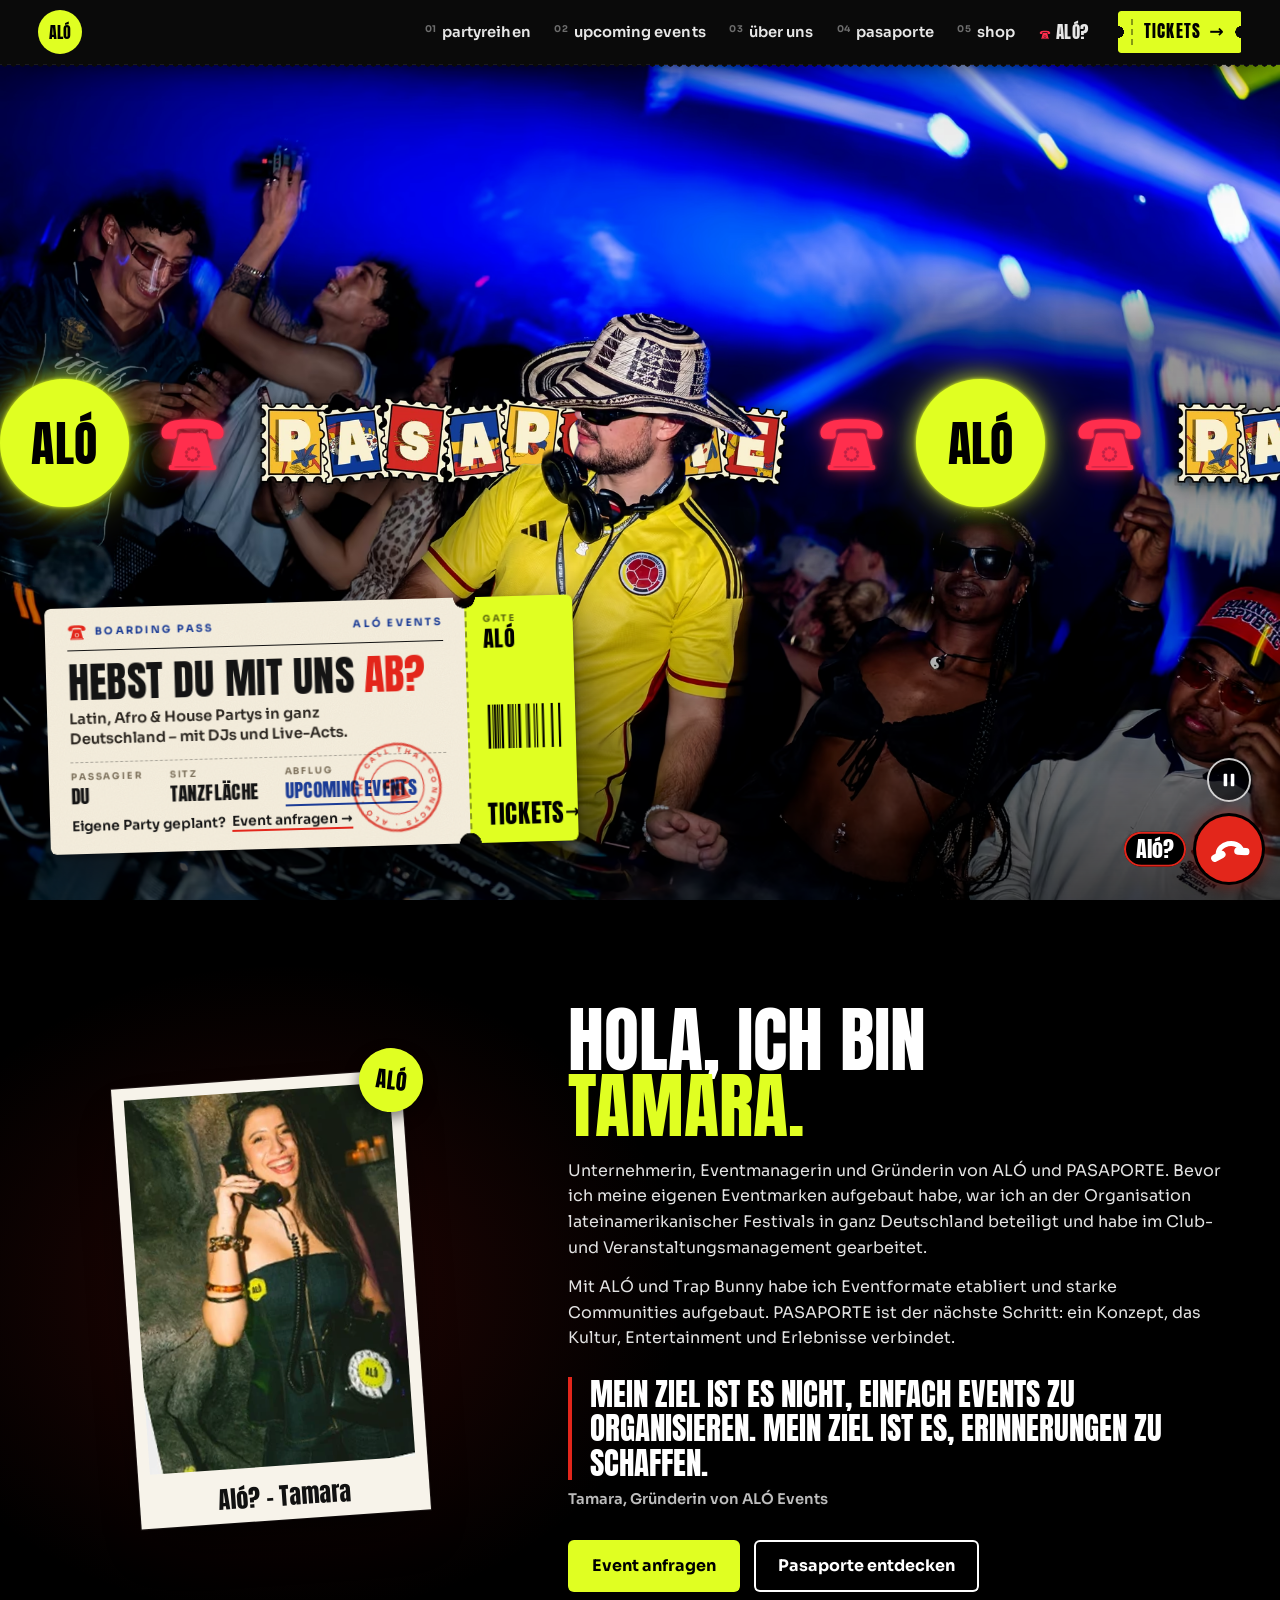
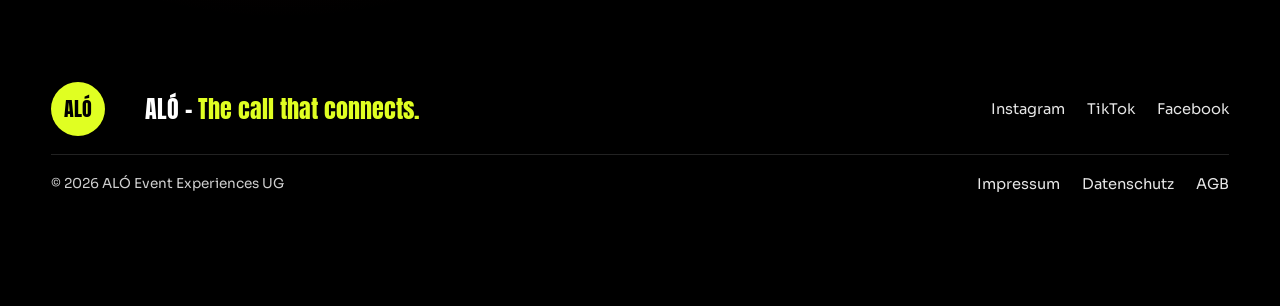
<file: index.html>
<!doctype html>
<html lang="de">
<head>
<meta charset="utf-8">
<meta name="viewport" content="width=device-width, initial-scale=1, viewport-fit=cover">
<title>ALÓ Events – Latin, Afro &amp; House Partys in ganz Deutschland</title>
<meta name="description" content="Latin, Afro &amp; House mit DJs und Live-Acts: ALÓ Events und PASAPORTE machen Partys in ganz Deutschland. Hebst du mit uns ab?">
<meta name="robots" content="noindex, nofollow">
<meta name="theme-color" content="#0A0A0A">
<meta property="og:type" content="website">
<meta property="og:locale" content="de_DE">
<meta property="og:title" content="ALÓ Events – Hebst du mit uns ab?">
<meta property="og:description" content="Latin, Afro &amp; House Partys in ganz Deutschland. The call that connects.">
<link rel="icon" href="data:image/svg+xml,%3Csvg xmlns='http://www.w3.org/2000/svg' viewBox='0 0 64 64'%3E%3Ccircle cx='32' cy='32' r='32' fill='%23E0FF22'/%3E%3C/svg%3E">

<!-- Display-Font fürs Laufband und das Hintergrundbild (LCP) so früh wie möglich laden -->
<link rel="preload" href="fonts/anton-latin-400-normal.woff2" as="font" type="font/woff2" crossorigin>
<link rel="preload" as="image" type="image/avif" fetchpriority="high"
      imagesrcset="img/hero-dj-bg-1200.avif 1200w, img/hero-dj-bg-1800.avif 1800w, img/hero-dj-bg-2400.avif 2400w"
      imagesizes="(max-aspect-ratio: 3/2) 150vh, 100vw">

<style>/* Schriften lokal (DSGVO: keine Verbindung zu Google) */
@font-face{font-family:"Anton";font-style:normal;font-weight:400;font-display:swap;src:url("fonts/anton-latin-400-normal.woff2") format("woff2")}
@font-face{font-family:"Sora";font-style:normal;font-weight:400;font-display:swap;src:url("fonts/sora-latin-400-normal.woff2") format("woff2")}
@font-face{font-family:"Sora";font-style:normal;font-weight:600;font-display:swap;src:url("fonts/sora-latin-600-normal.woff2") format("woff2")}
@font-face{font-family:"Sora";font-style:normal;font-weight:700;font-display:swap;src:url("fonts/sora-latin-700-normal.woff2") format("woff2")}
</style>
<style>
/* ---------- Basis ---------- */
:root{--lime:#E0FF22;--red:#FF2E4D;--pink:#ED1566;--cyan:#1EF2FF;--phone:#E3261B;
  --cream:#F6EFDF;--ink:#141414;--cobalt:#1B3C96;--p-red:#D22A24;
  --display:"Anton",Impact,sans-serif;--text:"Sora",system-ui,sans-serif}
*,*::before,*::after{box-sizing:border-box}
html{overflow-x:clip;-webkit-text-size-adjust:100%;text-size-adjust:100%}
body{margin:0;overflow-x:clip;background:#000;color:#fff;font-family:var(--text);font-size:1rem;line-height:1.6;-webkit-font-smoothing:antialiased}
img,svg{display:block;max-width:100%}
a{color:inherit}
:focus-visible{outline:3px solid var(--focus,#E0FF22);outline-offset:3px}
.shape-defs{position:absolute;width:0;height:0;overflow:hidden}
.skip{position:absolute;left:-9999px;top:0;z-index:300;padding:12px 16px;background:#fff;color:#111;font:600 15px/1 system-ui,sans-serif}
.skip:focus{left:12px;top:12px}
.pic{display:block;width:100%;height:100%;object-fit:cover;background:#151515}
.alo-dot{display:inline-grid;place-items:center;aspect-ratio:1/1;border-radius:50%;background:#E0FF22;color:#000;
  font-family:"Anton",Impact,sans-serif;font-weight:400;line-height:1;text-decoration:none}
.ctas{display:flex;flex-wrap:wrap;gap:12px 14px;margin-top:clamp(18px,3vh,30px)}
.btn{display:inline-flex;align-items:center;min-height:52px;padding:0 24px;border-radius:6px;font-weight:700;text-decoration:none;font-size:1rem}
.btn-main{background:var(--lime);color:#000}
.btn-main:hover{background:#efff7a}
.btn-alt{box-shadow:inset 0 0 0 2px #fff;color:#fff}
.btn-alt:hover{box-shadow:inset 0 0 0 2px var(--lime);color:var(--lime)}
[id]{scroll-margin-top:80px}

/* ======================================================================
   Layered Hero
   Ebenen: 1 Hintergrundfoto · 2 Laufband · 3 freigestellter DJ · 4 Abdunklung · 5 Boarding Pass
   ====================================================================== */
.hero{position:relative;margin-top:var(--bar-h,64px);height:calc(100vh - var(--bar-h,64px));height:calc(100svh - var(--bar-h,64px));min-height:560px;
  overflow:hidden;background:#05061a;isolation:isolate;container-type:size;
  /* Bildausschnitt: gilt identisch für Hintergrund und Vordergrund */
  --pos-x:50%;
  --pos-y:.5}

.hero__bg,.hero__fg{position:absolute;inset:0;margin:0}
.hero__bg{z-index:1}
.hero__fg{z-index:3;pointer-events:none;opacity:0;transition:opacity .25s ease-out}
/* Vordergrund erst zeigen, wenn das Hintergrundfoto da ist – sonst schwebt der DJ kurz auf Schwarz */
.hero.is-ready .hero__fg{opacity:1}
.hero__bg img,.hero__fg img{width:100%;height:100%;object-fit:cover;object-position:var(--pos-x) calc(var(--pos-y) * 100%)}

/* --- Laufband ---
   Die Höhe folgt dem Foto: Das Bild (3:2) wird per cover skaliert, also ist seine dargestellte Höhe
   max(Hero-Höhe, Hero-Breite × 2/3). --anchor ist die Stelle im Foto (0 = oben, 1 = unten), auf der die
   Mitte der Zeile liegt. So sitzt das Band auf jeder Bildschirmgröße an derselben Stelle am DJ. */
.hero__marquee{position:absolute;left:0;right:0;z-index:2;pointer-events:none;user-select:none;
  --fs:clamp(3rem,7.5cqw,8.5rem);
  --img-h:max(100cqh, 100cqw * 2 / 3);
  --anchor:.45;
  --marquee-top:calc(var(--anchor) * var(--img-h) - (var(--img-h) - 100cqh) * var(--pos-y) - .444 * var(--fs));
  top:var(--marquee-top);
  font:400 var(--fs)/.9 var(--display);white-space:nowrap;overflow-x:clip;overflow-y:visible}
.hero__track{display:flex;align-items:center;width:max-content;animation:hero-marquee 30s linear infinite;will-change:transform}
.hero__track>span{display:flex;align-items:center;flex:none}
/* ALÓ-Logo: Lime-Kreis, größer als die Zeile, mit Neon-Glow */
.hero__alo{flex:none;display:grid;place-items:center;width:1.34em;height:1.34em;margin:-.19em 0;border-radius:50%;background:var(--lime);color:#000;
  box-shadow:0 0 .04em var(--lime),0 0 .22em rgba(224,255,34,.75),0 0 .55em rgba(224,255,34,.35)}
.hero__alo i{font-style:normal;font-size:.5em;line-height:1;letter-spacing:.005em;translate:0 .02em}
/* PASAPORTE-Logo: kein Neon, nur ein dunkler Schatten zur Trennung vom Foto */
.hero__logo{flex:none;display:block;height:.96em;width:auto;max-width:none;filter:drop-shadow(0 .03em .1em rgba(0,0,0,.7))}
/* Trenner: Wählscheiben-Telefon in Neon-Rot */
.hero__sep{flex:none;width:.74em;height:.592em;margin:0 .3em;color:var(--red);
  filter:drop-shadow(0 0 .015em var(--red)) drop-shadow(0 0 .1em rgba(255,46,77,.7))}
@keyframes hero-marquee{from{transform:translate3d(0,0,0)}to{transform:translate3d(-50%,0,0)}}
.hero.is-paused .hero__track{animation-play-state:paused}

/* --- Abdunklung: liegt über BG und FG gleichermaßen, verändert die Ebenen also nicht gegeneinander --- */
.hero__shade{position:absolute;inset:0;z-index:4;pointer-events:none;
  background:linear-gradient(0deg,rgba(0,0,0,.62) 0%,rgba(0,0,0,.3) 22%,rgba(0,0,0,0) 40%)}

/* ======================================================================
   Boarding Pass (unten links) – H1, Tickets, Event-Anfrage
   ====================================================================== */
.hero__content{position:absolute;z-index:5;left:clamp(16px,4vw,56px);bottom:clamp(22px,5vh,48px);width:min(528px,calc(100% - 2 * clamp(16px,4vw,56px)))}
.pass{position:relative;rotate:-1.6deg;transform-origin:0 100%;
  filter:drop-shadow(0 26px 26px rgba(0,0,0,.5)) drop-shadow(0 3px 3px rgba(0,0,0,.45))}
.pass__ticket{display:grid;grid-template-columns:minmax(0,1fr) 108px}
/* Papier mit leichter Körnung */
.pass__main{position:relative;padding:16px 22px 16px 22px;color:var(--ink);
  background:url("data:image/svg+xml,%3Csvg xmlns='http://www.w3.org/2000/svg' width='180' height='180'%3E%3Cfilter id='n'%3E%3CfeTurbulence type='fractalNoise' baseFrequency='.85' numOctaves='2' stitchTiles='stitch'/%3E%3CfeColorMatrix values='0 0 0 0 .35  0 0 0 0 .28  0 0 0 0 .18  0 0 0 .09 0'/%3E%3C/filter%3E%3Crect width='100%25' height='100%25' filter='url(%23n)'/%3E%3C/svg%3E"),var(--cream);
  border-radius:6px 0 0 6px;
  -webkit-mask:radial-gradient(circle 11px at 100% 0,#0000 97%,#000) top/100% 51% no-repeat,radial-gradient(circle 11px at 100% 100%,#0000 97%,#000) bottom/100% 51% no-repeat;
  mask:radial-gradient(circle 11px at 100% 0,#0000 97%,#000) top/100% 51% no-repeat,radial-gradient(circle 11px at 100% 100%,#0000 97%,#000) bottom/100% 51% no-repeat}
.pass__head{display:flex;align-items:center;justify-content:space-between;gap:12px;margin:0;padding-bottom:10px;border-bottom:1.5px solid var(--ink);
  font:700 .64rem/1 var(--text);letter-spacing:.22em;text-transform:uppercase;color:var(--cobalt)}
.pass__head span{display:inline-flex;align-items:center;gap:8px}
.pass__head svg{width:20px;height:16px;color:var(--phone)}
.pass h1{margin:12px 0 0;font-weight:400}
.pass__hook{display:block;font:400 clamp(2.2rem,3.3vw,3.25rem)/.9 var(--display);text-transform:uppercase;letter-spacing:.004em;color:var(--ink)}
.pass__hook em{font-style:normal;color:var(--phone)}
.pass__kw{display:block;margin-top:8px;max-width:30ch;font:600 clamp(.92rem,1.05vw,1.02rem)/1.38 var(--text);color:#2b2620}
.pass__fields{display:flex;flex-wrap:wrap;gap:8px 26px;margin:12px 0 0;padding-top:10px;border-top:1.5px dashed rgba(20,20,20,.32)}
.pass__fields dt{font:700 .58rem/1 var(--text);letter-spacing:.2em;text-transform:uppercase;color:#7d715c}
.pass__fields dd{margin:5px 0 0;font:400 1.18rem/1 var(--display);text-transform:uppercase;letter-spacing:.02em;color:var(--ink)}
.pass__fields dd a{color:var(--cobalt);text-decoration:none;border-bottom:2px solid currentColor}
.pass__fields dd a:hover{color:var(--phone)}
.pass__more{display:inline-flex;align-items:center;gap:6px;margin-top:12px;font:600 .86rem/1.2 var(--text);color:var(--ink);text-decoration:none}
.pass__more span{border-bottom:2px solid var(--phone);transition:color .2s}
.pass__more:hover span{color:var(--phone)}

/* Abriss-Teil = Tickets */
.pass__stub{position:relative;display:flex;flex-direction:column;justify-content:space-between;gap:10px;padding:18px 14px 16px 18px;
  background:var(--lime);color:#000;text-decoration:none;border-radius:0 6px 6px 0;
  -webkit-mask:radial-gradient(circle 11px at 0 0,#0000 97%,#000) top/100% 51% no-repeat,radial-gradient(circle 11px at 0 100%,#0000 97%,#000) bottom/100% 51% no-repeat;
  mask:radial-gradient(circle 11px at 0 0,#0000 97%,#000) top/100% 51% no-repeat,radial-gradient(circle 11px at 0 100%,#0000 97%,#000) bottom/100% 51% no-repeat;
  transform-origin:0 100%;transition:transform .35s cubic-bezier(.2,.8,.2,1),background .2s}
/* Perforation */
.pass__stub::before{content:"";position:absolute;left:0;top:14px;bottom:14px;border-left:2px dashed rgba(0,0,0,.38)}
.stub__k{display:block;font:700 .58rem/1 var(--text);letter-spacing:.2em;text-transform:uppercase;color:rgba(0,0,0,.6)}
.stub__v{display:block;margin-top:4px;font:400 1.4rem/1 var(--display);letter-spacing:.02em}
.stub__code{width:100%;height:44px;color:#000}
.stub__cta{display:flex;align-items:center;justify-content:space-between;font:400 1.55rem/1 var(--display);text-transform:uppercase;letter-spacing:.03em}
.stub__cta b{font:700 1.1rem/1 var(--text);transition:translate .25s}
.pass__stub:hover,.pass__stub:focus-visible{transform:translate(7px,2px) rotate(4deg);background:#efff7a}
.pass__stub:hover .stub__cta b{translate:3px 0}

/* Stempel (Deko) */
.pass__stamp{position:absolute;right:134px;bottom:12px;width:92px;height:92px;color:var(--phone);rotate:-14deg;opacity:.82;mix-blend-mode:multiply;pointer-events:none}
.pass__stamp text{font:700 7.4px var(--text);letter-spacing:1.55px;fill:currentColor;text-transform:uppercase}

/* --- Pause-Button (WCAG 2.2.2) – sitzt über dem Telefon-Button --- */
.hero__pause{position:absolute;z-index:6;right:29px;bottom:98px;display:grid;place-items:center;
  width:44px;height:44px;padding:0;border:0;border-radius:50%;cursor:pointer;color:#fff;background:rgba(0,0,0,.55);
  box-shadow:inset 0 0 0 2px rgba(255,255,255,.8);transition:color .15s,box-shadow .15s}
.hero__pause:hover{color:var(--lime);box-shadow:inset 0 0 0 2px var(--lime)}
.hero__pause svg{width:16px;height:16px}
.hero__pause .i-play{display:none}
.hero__pause[aria-pressed="true"] .i-play{display:block}
.hero__pause[aria-pressed="true"] .i-pause{display:none}

@media (max-width:767px){
  /* Ticket sitzt über dem Telefon-Button, damit „Tickets“ frei bleibt */
  .hero__content{bottom:98px}
  .pass__ticket{grid-template-columns:minmax(0,1fr) 86px}
  .pass__main{padding:13px 14px 13px 16px}
  .pass__head{padding-bottom:8px;font-size:.56rem;letter-spacing:.18em}
  .pass__head svg{width:16px;height:13px}
  .pass h1{margin-top:9px}
  .pass__hook{font-size:clamp(1.8rem,7.8vw,2.3rem)}
  .pass__kw{margin-top:6px;font-size:.8rem;line-height:1.32}
  .pass__fields{gap:4px 16px;margin-top:9px;padding-top:8px}
  .pass__fields dt{font-size:.5rem}
  .pass__fields dd{margin-top:3px;font-size:.95rem}
  .pass__more{margin-top:9px;font-size:.8rem}
  .pass__more .q{display:none}
  .pass__stub{padding:13px 8px 12px 13px}
  .stub__v{font-size:1.15rem}
  .stub__code{height:34px}
  .stub__cta{font-size:1.12rem}
  .stub__cta b{font-size:.9rem}
  .pass__stamp{display:none}
  .hero__pause{top:14px;right:14px;bottom:auto}
  .hero__shade{background:linear-gradient(0deg,rgba(0,0,0,.8) 0%,rgba(0,0,0,.45) 26%,rgba(0,0,0,0) 44%)}
}
@media (max-width:560px){
  .hero__content{bottom:84px}
  .pass{rotate:-1deg}
}

/* Reduzierte Bewegung: Laufband steht, Text statisch sichtbar */
@media (prefers-reduced-motion:reduce){
  .hero__track{animation:none;transform:none;margin-left:clamp(16px,4vw,56px)}
  .hero__pause{display:none}
  .hero__fg,.pass__stub{transition:none}
}

/* ---------- Seitenweit: Telefon, Spiralkabel, Footer ---------- */
:root{--phone:#E3261B}
.demo{right:auto;left:12px}
@media (max-width:560px){.demo{left:8px;right:84px;bottom:14px;overflow-x:auto;scrollbar-width:none}.demo a,.demo button{padding:8px 8px;white-space:nowrap}}
.nav a[aria-current="page"]{color:var(--lime,#E0FF22)}

/* Spiralkabel als Trenner */
.cord{display:block;width:100%;height:26px;background:url("data:image/svg+xml,%3Csvg xmlns=%22http://www.w3.org/2000/svg%22 viewBox=%220 0 13.0 24%22 width=%2213.0%22 height=%2224%22%3E%3Cpath d=%22M-26.00 3.45 L-27.07 3.51 L-28.12 3.70 L-29.13 4.00 L-30.09 4.42 L-30.97 4.94 L-31.76 5.57 L-32.45 6.29 L-33.02 7.10 L-33.47 7.97 L-33.77 8.90 L-33.92 9.88 L-33.93 10.88 L-33.77 11.91 L-33.46 12.93 L-32.99 13.94 L-32.36 14.93 L-31.59 15.87 L-30.68 16.75 L-29.63 17.57 L-28.46 18.30 L-27.19 18.95 L-25.83 19.50 L-24.39 19.94 L-22.89 20.26 L-21.35 20.46 L-19.78 20.55 L-18.22 20.51 L-16.66 20.35 L-15.15 20.07 L-13.68 19.67 L-12.29 19.16 L-10.98 18.55 L-9.78 17.84 L-8.69 17.05 L-7.72 16.19 L-6.90 15.27 L-6.22 14.30 L-5.69 13.30 L-5.32 12.28 L-5.11 11.25 L-5.06 10.24 L-5.16 9.25 L-5.41 8.30 L-5.80 7.40 L-6.33 6.57 L-6.98 5.82 L-7.73 5.16 L-8.59 4.59 L-9.52 4.14 L-10.51 3.79 L-11.55 3.56 L-12.61 3.46 L-13.69 3.48 L-14.74 3.62 L-15.77 3.88 L-16.75 4.25 L-17.66 4.74 L-18.49 5.33 L-19.22 6.02 L-19.83 6.80 L-20.32 7.65 L-20.68 8.56 L-20.89 9.52 L-20.94 10.52 L-20.85 11.54 L-20.59 12.56 L-20.18 13.58 L-19.61 14.58 L-18.89 15.53 L-18.02 16.44 L-17.02 17.28 L-15.90 18.05 L-14.66 18.73 L-13.33 19.31 L-11.91 19.79 L-10.43 20.16 L-8.90 20.40 L-7.35 20.53 L-5.78 20.54 L-4.22 20.42 L-2.69 20.18 L-1.20 19.82 L0.22 19.35 L1.56 18.78 L2.80 18.11 L3.94 17.35 L4.95 16.51 L5.82 15.61 L6.55 14.65 L7.14 13.66 L7.56 12.65 L7.83 11.62 L7.94 10.60 L7.90 9.60 L7.70 8.64 L7.36 7.72 L6.88 6.86 L6.27 6.08 L5.55 5.39 L4.73 4.79 L3.83 4.29 L2.85 3.90 L1.83 3.63 L0.77 3.48 L-0.30 3.45 L-1.37 3.55 L-2.41 3.77 L-3.40 4.10 L-4.34 4.55 L-5.20 5.11 L-5.97 5.77 L-6.63 6.51 L-7.16 7.33 L-7.57 8.23 L-7.83 9.17 L-7.94 10.16 L-7.90 11.17 L-7.70 12.20 L-7.34 13.22 L-6.83 14.22 L-6.16 15.19 L-5.35 16.12 L-4.40 16.99 L-3.32 17.78 L-2.12 18.50 L-0.82 19.11 L0.57 19.63 L2.03 20.04 L3.54 20.33 L5.09 20.50 L6.66 20.55 L8.22 20.48 L9.76 20.28 L11.27 19.97 L12.71 19.54 L14.09 19.00 L15.37 18.36 L16.54 17.63 L17.60 16.82 L18.52 15.94 L19.31 15.00 L19.94 14.02 L20.43 13.01 L20.75 11.99 L20.92 10.97 L20.93 9.96 L20.79 8.98 L20.50 8.04 L20.06 7.16 L19.50 6.35 L18.82 5.63 L18.04 4.99 L17.16 4.45 L16.21 4.03 L15.20 3.71 L14.15 3.52 L13.09 3.45 L12.02 3.50 L10.96 3.68 L9.95 3.97 L8.99 4.38 L8.10 4.90 L7.30 5.52 L6.60 6.23 L6.02 7.03 L5.56 7.90 L5.25 8.83 L5.08 9.80 L5.07 10.80 L5.21 11.83 L5.51 12.85 L5.97 13.86 L6.58 14.85 L7.34 15.79 L8.25 16.68 L9.28 17.51 L10.44 18.25 L11.70 18.90 L13.06 19.46 L14.50 19.90 L15.99 20.24 L17.53 20.45 L19.09 20.55 L20.66 20.52 L22.21 20.36 L23.73 20.09 L25.20 19.70 L26.60 19.20 L27.92 18.60 L29.13 17.90 L30.23 17.12 L31.21 16.26 L32.04 15.34 L32.73 14.38 L33.27 13.38 L33.65 12.36 L33.88 11.33 L33.94 10.32 L33.86 9.33 L33.62 8.37 L33.24 7.47 L32.72 6.64 L32.08 5.88 L31.33 5.21 L30.48 4.63 L29.56 4.17 L28.57 3.81 L27.53 3.58 L26.47 3.46 L25.40 3.47 L24.34 3.60 L23.31 3.85 L22.33 4.22 L21.41 4.70 L20.57 5.28 L19.84 5.97 L19.21 6.73 L18.71 7.58 L18.35 8.49 L18.12 9.44 L18.06 10.44 L18.14 11.46 L18.38 12.48 L18.79 13.50 L19.34 14.50 L20.05 15.46 L20.91 16.37 L21.89 17.22 L23.01 17.99 L24.24 18.68 L25.56 19.27 L26.97 19.76 L28.45 20.13 L29.97 20.39 L31.53 20.53 L33.10 20.54 L34.66 20.43 L36.19 20.20 L37.68 19.86 L39.11 19.40 L40.45 18.83 L41.71 18.16 L42.85 17.41 L43.87 16.58 L44.76 15.68 L45.50 14.73 L46.09 13.74 L46.53 12.73 L46.82 11.70 L46.94 10.68 L46.91 9.68 L46.72 8.71 L46.39 7.79 L45.92 6.93 L45.32 6.14 L44.61 5.44 L43.80 4.83 L42.90 4.32 L41.93 3.93 L40.91 3.65 L39.86 3.49%22 fill=%22none%22 stroke=%22%23E3261B%22 stroke-width=%221.9%22 stroke-linecap=%22round%22 stroke-linejoin=%22round%22/%3E%3C/svg%3E") repeat-x 0 50%/auto 26px;filter:drop-shadow(0 0 5px rgba(227,38,27,.55))}

/* Telefon-Button */
.phone{position:fixed;right:18px;bottom:18px;z-index:130;font-family:"Sora",system-ui,sans-serif}
.phone-btn{position:relative;display:grid;place-items:center;width:66px;height:66px;border-radius:50%;border:0;cursor:pointer;
  background:var(--phone);color:#fff;box-shadow:0 0 0 3px #000,0 0 18px rgba(227,38,27,.75),0 8px 22px rgba(0,0,0,.5);transition:transform .25s}
.phone-btn:hover{transform:scale(1.06)}
.phone-btn:focus-visible{outline:3px solid #fff;outline-offset:4px}
.phone-btn .handset{width:40px;height:auto;transform:rotate(-12deg);transition:transform .35s cubic-bezier(.2,.8,.2,1)}
.phone.is-open .phone-btn .handset{transform:translateY(-7px) rotate(-34deg)}
.phone-btn-txt{position:absolute;right:76px;top:50%;translate:0 -50%;white-space:nowrap;font:400 1.35rem/1 "Anton",Impact,sans-serif;color:#fff;
  background:#000;padding:7px 12px 6px;border-radius:999px;box-shadow:inset 0 0 0 2px var(--phone);pointer-events:none}
.ring-wave{position:absolute;inset:0;border-radius:50%;border:3px solid var(--phone);opacity:0;pointer-events:none}
.phone.ringing .phone-btn .handset{animation:alo-ring .7s ease-in-out 2}
.phone.ringing .ring-wave{animation:alo-wave 1.2s ease-out 1}
.phone.ringing .ring-wave + .ring-wave{animation-delay:.25s}
@keyframes alo-ring{0%,100%{transform:rotate(-12deg)}10%,30%,50%,70%{transform:rotate(-24deg)}20%,40%,60%,80%{transform:rotate(0deg)}}
@keyframes alo-wave{0%{opacity:.9;transform:scale(1)}100%{opacity:0;transform:scale(2.1)}}

/* Panel mit Wählscheibe */
.phone-panel{position:absolute;right:0;bottom:84px;width:min(380px,calc(100vw - 36px));padding:18px 18px 16px;border-radius:18px;background:#0c0c0c;color:#fff;
  box-shadow:0 0 0 2px var(--phone),0 0 40px -6px rgba(227,38,27,.7),0 24px 60px rgba(0,0,0,.6)}
.phone-panel[hidden]{display:none}
.pp-head{display:flex;align-items:flex-start;justify-content:space-between;gap:12px}
.pp-title{margin:0;font:400 2rem/1 "Anton",Impact,sans-serif;color:var(--lime,#E0FF22)}
.pp-title span{display:block;margin-top:6px;font:600 .95rem/1.35 "Sora",sans-serif;color:#fff}
.pp-close{flex:none;width:40px;height:40px;border-radius:50%;border:0;background:#222;color:#fff;font:700 1.4rem/1 system-ui,sans-serif;cursor:pointer}
.pp-close:hover{background:#333}
.pp-dial{width:min(250px,64vw);margin:12px auto 6px}
.dial{display:block;width:100%;height:auto;touch-action:none;user-select:none}
.dial .wheel{will-change:transform}
.dial-hit{fill:transparent;cursor:grab}
.dial-hit:active{cursor:grabbing}
.dial-num{font:400 22px "Anton",Impact,sans-serif;fill:#9a8f80}
.dial-num.on{fill:var(--phone)}
.dial-logo{font:400 40px "Anton",Impact,sans-serif;fill:#000}
.pp-hint{margin:2px 0 8px;font-size:.85rem;color:#bdbdbd;text-align:center}
.pp-list{list-style:none;margin:0;padding:0;display:grid;gap:6px}
.pp-list a{display:flex;align-items:center;gap:12px;min-height:46px;padding:6px 12px 6px 6px;border-radius:10px;background:#181818;text-decoration:none;font-weight:700;color:#fff}
.pp-list a b{display:grid;place-items:center;width:34px;height:34px;border-radius:50%;background:#F4EEE4;color:var(--phone);font:400 1.15rem/1 "Anton",Impact,sans-serif}
.pp-list a small{margin-left:auto;font-weight:500;font-size:.78rem;color:#9d9d9d}
.pp-list a:hover,.pp-list a:focus-visible,.pp-list a.is-dialing{background:#262626;box-shadow:inset 0 0 0 2px var(--lime,#E0FF22)}
.pp-list a:focus-visible{outline:none}
.pp-note{margin:8px 0 0;font-size:.85rem;color:#ffd3cf}
.pp-foot{display:flex;justify-content:flex-end;margin-top:10px}
.pp-sound{border:0;background:none;color:#bdbdbd;font:600 .82rem "Sora",sans-serif;cursor:pointer;padding:6px 4px;text-decoration:underline;text-underline-offset:4px}
.pp-sound[aria-pressed="true"]{color:var(--lime,#E0FF22)}
@media (max-width:560px){
  .phone{right:12px;bottom:12px}
  .phone-btn{width:60px;height:60px}
  .phone-btn-txt{display:none}
  .phone-panel{position:fixed;left:8px;right:8px;bottom:84px;width:auto;max-height:calc(100svh - 100px);overflow:auto}
}
@media (prefers-reduced-motion:reduce){
  .phone-btn,.phone-btn .handset{transition:none}
  .phone.ringing .phone-btn .handset,.phone.ringing .ring-wave{animation:none}
}

/* Footer */
.foot{position:relative;background:#000;color:#cfcfcf;padding:0 0 calc(110px + env(safe-area-inset-bottom));font-family:"Sora",system-ui,sans-serif}
.foot .cord{margin-bottom:34px}
.foot-in{display:grid;grid-template-columns:auto 1fr auto;gap:18px 40px;align-items:center;padding:0 clamp(16px,4vw,56px)}
.foot .alo-dot{width:54px;font-size:20px;color:#000}
.foot-claim{margin:0;font:400 1.5rem/1.1 "Anton",Impact,sans-serif;color:#fff}
.foot-claim span{color:var(--lime,#E0FF22)}
.foot ul{display:flex;flex-wrap:wrap;gap:8px 22px;list-style:none;margin:0;padding:0}
.foot a{color:#e6e6e6;text-decoration:none;font-size:.92rem}
.foot a:hover{color:var(--lime,#E0FF22)}
.foot-legal{grid-column:1/-1;display:flex;flex-wrap:wrap;justify-content:space-between;gap:10px 24px;padding-top:18px;border-top:1px solid #222;font-size:.85rem}
.foot-legal p{margin:0}
@media (max-width:760px){.foot-in{grid-template-columns:1fr}}


/* Über uns: Tamara */
.about{position:relative;display:grid;grid-template-columns:minmax(0,.8fr) minmax(0,1.2fr);gap:40px clamp(32px,6vw,96px);align-items:center;
  padding:clamp(70px,12vh,130px) clamp(16px,4vw,56px) clamp(60px,10vh,110px);background:#000}
.about::before{content:"";position:absolute;inset:0;pointer-events:none;background:radial-gradient(45% 60% at 22% 50%,rgba(227,38,27,.16),transparent 70%)}
.polaroid{position:relative;justify-self:center;margin:0;width:min(290px,74vw);padding:12px 12px 54px;background:#F7F3EA;rotate:-4deg;
  box-shadow:0 26px 50px -20px rgba(0,0,0,.9),0 0 0 1px rgba(255,255,255,.08)}
.polaroid .pic{aspect-ratio:266/375;height:auto;background:#222}
.polaroid figcaption{position:absolute;left:0;right:0;bottom:12px;text-align:center;font:400 1.5rem/1 var(--display);color:#111}
.polaroid .alo-dot{position:absolute;right:-22px;top:-22px;width:64px;font-size:22px;rotate:10deg;box-shadow:0 6px 14px rgba(0,0,0,.5)}
.about-txt{position:relative;max-width:62ch}
.about h2{margin:0 0 18px;font:400 clamp(2.8rem,5.6vw,5.4rem)/.92 var(--display);text-transform:uppercase}
.about h2 span{display:block;color:var(--lime)}
.about p{margin:0 0 14px;color:#e2e2e2}
.about blockquote{margin:26px 0 8px;padding:0 0 0 18px;border-left:4px solid var(--phone,#E3261B);font:400 clamp(1.5rem,2.4vw,2.1rem)/1.12 var(--display);text-transform:uppercase;color:#fff}
.about .sig{margin:0;font-weight:600;font-size:.92rem;color:#bdbdbd}
.about .ctas{margin-top:28px}
@media (max-width:980px){
  .about{grid-template-columns:1fr}
  .polaroid{margin-bottom:10px}
}
</style>
<style>/* Echte Wählscheibe (aus dem Telefonfoto) im Kontakt-Telefon */
.rdial{position:relative;aspect-ratio:1;width:100%;touch-action:none;user-select:none;-webkit-user-select:none;filter:drop-shadow(0 10px 18px rgba(0,0,0,.55))}
.rdial .rd-l{position:absolute;inset:0;width:100%;height:100%;display:block;pointer-events:none}
.rdial .rd-num{position:absolute;inset:0;width:100%;height:100%;pointer-events:none}
.rdial .rd-num text{font:700 17px "Sora",system-ui,sans-serif;fill:#EDE6D6;text-anchor:middle}
.rdial .wheel{position:absolute;inset:0;transform-origin:50% 50%;will-change:transform}
.rdial .rd-top{z-index:2}
.rdial .dial-hit{position:absolute;width:13.5%;aspect-ratio:1;border-radius:50%;translate:-50% -50%;cursor:grab;z-index:3}
.rdial .dial-hit:active{cursor:grabbing}
</style>
<noscript><style>.hero__fg{opacity:1}</style></noscript>
<link rel="stylesheet" href="css/layered.css">
<script type="application/ld+json">
{
 "@context": "https://schema.org",
 "@graph": [
  {
   "@type": "Organization",
   "@id": "https://www.alo-events.com/#org",
   "name": "ALÓ Event Experiences UG (haftungsbeschränkt)",
   "alternateName": "ALÓ Events",
   "url": "https://www.alo-events.com/",
   "slogan": "The call that connects",
   "address": {
    "@type": "PostalAddress",
    "streetAddress": "Danziger Platz 4",
    "postalCode": "60314",
    "addressLocality": "Frankfurt am Main",
    "addressCountry": "DE"
   },
   "sameAs": [
    "https://www.instagram.com/wearealoevents/",
    "https://www.tiktok.com/@alo.events",
    "https://www.facebook.com/wearealoevents"
   ],
   "email": "wearealoevents@gmail.com",
   "telephone": "+49 176 81373531"
  }
 ]
}
</script>
</head>
<body>
<svg class="shape-defs" aria-hidden="true" focusable="false"><defs><mask id="tel-m" maskUnits="userSpaceOnUse" x="0" y="0" width="120" height="96"><rect width="120" height="96" fill="#fff"/><g fill="#000"><circle cx="60.00" cy="55.40" r="3.05"/><circle cx="66.23" cy="57.42" r="3.05"/><circle cx="70.08" cy="62.72" r="3.05"/><circle cx="70.08" cy="69.28" r="3.05"/><circle cx="66.23" cy="74.58" r="3.05"/><circle cx="60.00" cy="76.60" r="3.05"/><circle cx="53.77" cy="74.58" r="3.05"/><circle cx="49.92" cy="69.28" r="3.05"/><circle cx="49.92" cy="62.72" r="3.05"/><circle cx="53.77" cy="57.42" r="3.05"/></g><path d="M30 87.5 H90" stroke="#000" stroke-width="2.2" stroke-linecap="round"/></mask><symbol id="tel" viewBox="0 0 120 96"><g fill="currentColor" mask="url(#tel-m)"><path d="M8 33 C 6 22, 14 13, 30 9.5 C 44 6.5, 76 6.5, 90 9.5 C 106 13, 114 22, 112 33 C 111.4 37.6, 108.6 40, 104.4 40 L 92.4 40 C 88.6 40, 86.4 37.6, 86.6 33.8 L 87 28.6 C 87.2 25.8, 85.2 23.6, 82.2 23.3 C 70.4 22.2, 49.6 22.2, 37.8 23.3 C 34.8 23.6, 32.8 25.8, 33 28.6 L 33.4 33.8 C 33.6 37.6, 31.4 40, 27.6 40 L 15.6 40 C 11.4 40, 8.6 37.6, 8 33 Z"/> <path d="M41.5 31 H78.5 C 81 31, 82.6 32.4, 83.2 34.8 L 95.4 82 C 96 84.6, 94.4 86.4, 91.8 86.4 H28.2 C 25.6 86.4, 24 84.6, 24.6 82 L 36.8 34.8 C 37.4 32.4, 39 31, 41.5 31 Z"/> <rect x="20" y="84.6" width="80" height="8.4" rx="3"/></g></symbol></defs></svg>
<a class="skip" href="#main">Zum Inhalt springen</a>

<header class="top">
  <a class="alo-dot" href="index.html" aria-label="ALÓ Events, zur Startseite">ALÓ</a>
  <button class="menu-btn" type="button" data-menu aria-expanded="false" aria-controls="nav">Menü</button>
  <nav class="nav" id="nav" aria-label="Hauptmenü"><ul><li><a href="partys.html">partyreihen</a></li><li><a href="termine.html">upcoming events</a></li><li><a href="index.html#ueber-uns">über uns</a></li><li><a href="pasaporte.html">pasaporte</a></li><li><a href="shop.html">shop</a></li><li><a href="kontakt.html">ALÓ?</a></li></ul><a class="nav-cta" href="https://www.tickettailor.com/all-tickets/aloevents/">Tickets</a></nav>
</header>

<main id="main">
  <section class="hero" aria-labelledby="hero-title">

    <picture class="hero__bg">
      <source type="image/avif" sizes="(max-aspect-ratio: 3/2) 150vh, 100vw"
              srcset="img/hero-dj-bg-1200.avif 1200w, img/hero-dj-bg-1800.avif 1800w, img/hero-dj-bg-2400.avif 2400w">
      <source type="image/webp" sizes="(max-aspect-ratio: 3/2) 150vh, 100vw"
              srcset="img/hero-dj-bg-1200.webp 1200w, img/hero-dj-bg-1800.webp 1800w, img/hero-dj-bg-2400.webp 2400w">
      <img src="img/hero-dj-bg-1800.webp" width="2400" height="1600" fetchpriority="high" decoding="async"
           alt="DJ in kolumbianischem Fußballtrikot und Sombrero vueltiao am DJ-Pult, umringt von feiernden Gästen im blauen Clublicht">
    </picture>

    <div class="hero__marquee" aria-hidden="true">
      <div class="hero__track">
        <span>
          <span class="hero__alo"><i>ALÓ</i></span>
          <svg class="hero__sep" viewBox="0 0 120 96" focusable="false"><use href="#tel"/></svg>
          <img class="hero__logo" src="img/pasaporte-logo-800.webp" srcset="img/pasaporte-logo-800.webp 800w, img/pasaporte-logo-1600.webp 1600w" sizes="(max-width: 639px) 264px, (min-width: 1812px) 748px, 41.3vw" width="1600" height="279" alt="" decoding="async">
          <svg class="hero__sep" viewBox="0 0 120 96" focusable="false"><use href="#tel"/></svg>
          <span class="hero__alo"><i>ALÓ</i></span>
          <svg class="hero__sep" viewBox="0 0 120 96" focusable="false"><use href="#tel"/></svg>
          <img class="hero__logo" src="img/pasaporte-logo-800.webp" srcset="img/pasaporte-logo-800.webp 800w, img/pasaporte-logo-1600.webp 1600w" sizes="(max-width: 639px) 264px, (min-width: 1812px) 748px, 41.3vw" width="1600" height="279" alt="" decoding="async">
          <svg class="hero__sep" viewBox="0 0 120 96" focusable="false"><use href="#tel"/></svg>
          <span class="hero__alo"><i>ALÓ</i></span>
          <svg class="hero__sep" viewBox="0 0 120 96" focusable="false"><use href="#tel"/></svg>
          <img class="hero__logo" src="img/pasaporte-logo-800.webp" srcset="img/pasaporte-logo-800.webp 800w, img/pasaporte-logo-1600.webp 1600w" sizes="(max-width: 639px) 264px, (min-width: 1812px) 748px, 41.3vw" width="1600" height="279" alt="" decoding="async">
          <svg class="hero__sep" viewBox="0 0 120 96" focusable="false"><use href="#tel"/></svg>
          <span class="hero__alo"><i>ALÓ</i></span>
          <svg class="hero__sep" viewBox="0 0 120 96" focusable="false"><use href="#tel"/></svg>
          <img class="hero__logo" src="img/pasaporte-logo-800.webp" srcset="img/pasaporte-logo-800.webp 800w, img/pasaporte-logo-1600.webp 1600w" sizes="(max-width: 639px) 264px, (min-width: 1812px) 748px, 41.3vw" width="1600" height="279" alt="" decoding="async">
          <svg class="hero__sep" viewBox="0 0 120 96" focusable="false"><use href="#tel"/></svg>
        </span>
        <span>
          <span class="hero__alo"><i>ALÓ</i></span>
          <svg class="hero__sep" viewBox="0 0 120 96" focusable="false"><use href="#tel"/></svg>
          <img class="hero__logo" src="img/pasaporte-logo-800.webp" srcset="img/pasaporte-logo-800.webp 800w, img/pasaporte-logo-1600.webp 1600w" sizes="(max-width: 639px) 264px, (min-width: 1812px) 748px, 41.3vw" width="1600" height="279" alt="" decoding="async">
          <svg class="hero__sep" viewBox="0 0 120 96" focusable="false"><use href="#tel"/></svg>
          <span class="hero__alo"><i>ALÓ</i></span>
          <svg class="hero__sep" viewBox="0 0 120 96" focusable="false"><use href="#tel"/></svg>
          <img class="hero__logo" src="img/pasaporte-logo-800.webp" srcset="img/pasaporte-logo-800.webp 800w, img/pasaporte-logo-1600.webp 1600w" sizes="(max-width: 639px) 264px, (min-width: 1812px) 748px, 41.3vw" width="1600" height="279" alt="" decoding="async">
          <svg class="hero__sep" viewBox="0 0 120 96" focusable="false"><use href="#tel"/></svg>
          <span class="hero__alo"><i>ALÓ</i></span>
          <svg class="hero__sep" viewBox="0 0 120 96" focusable="false"><use href="#tel"/></svg>
          <img class="hero__logo" src="img/pasaporte-logo-800.webp" srcset="img/pasaporte-logo-800.webp 800w, img/pasaporte-logo-1600.webp 1600w" sizes="(max-width: 639px) 264px, (min-width: 1812px) 748px, 41.3vw" width="1600" height="279" alt="" decoding="async">
          <svg class="hero__sep" viewBox="0 0 120 96" focusable="false"><use href="#tel"/></svg>
          <span class="hero__alo"><i>ALÓ</i></span>
          <svg class="hero__sep" viewBox="0 0 120 96" focusable="false"><use href="#tel"/></svg>
          <img class="hero__logo" src="img/pasaporte-logo-800.webp" srcset="img/pasaporte-logo-800.webp 800w, img/pasaporte-logo-1600.webp 1600w" sizes="(max-width: 639px) 264px, (min-width: 1812px) 748px, 41.3vw" width="1600" height="279" alt="" decoding="async">
          <svg class="hero__sep" viewBox="0 0 120 96" focusable="false"><use href="#tel"/></svg>
        </span>
      </div>
    </div>

    <picture class="hero__fg">
      <source type="image/avif" sizes="(max-aspect-ratio: 3/2) 150vh, 100vw"
              srcset="img/hero-dj-fg-1200.avif 1200w, img/hero-dj-fg-1800.avif 1800w, img/hero-dj-fg-2400.avif 2400w">
      <source type="image/webp" sizes="(max-aspect-ratio: 3/2) 150vh, 100vw"
              srcset="img/hero-dj-fg-1200.webp 1200w, img/hero-dj-fg-1800.webp 1800w, img/hero-dj-fg-2400.webp 2400w">
      <img src="img/hero-dj-fg-1800.webp" width="2400" height="1600" alt="" decoding="async">
    </picture>

    <div class="hero__shade" aria-hidden="true"></div>

    <div class="hero__content">
      <div class="pass">
        <div class="pass__ticket">
          <div class="pass__main">
            <p class="pass__head"><span><svg viewBox="0 0 120 96" aria-hidden="true" focusable="false"><use href="#tel"/></svg>Boarding Pass</span><span>ALÓ Events</span></p>
            <h1 id="hero-title"><span class="pass__hook">Hebst du mit uns <em>ab?</em></span>
              <span class="pass__kw">Latin, Afro &amp; House Partys in ganz Deutschland – mit DJs und Live-Acts.</span></h1>
            <dl class="pass__fields">
              <div><dt>Passagier</dt><dd>Du</dd></div>
              <div><dt>Sitz</dt><dd>Tanzfläche</dd></div>
              <div><dt>Abflug</dt><dd><a href="termine.html">Upcoming Events</a></dd></div>
            </dl>
            <a class="pass__more" href="kontakt.html?thema=event#anfrage"><i class="q" style="font-style:normal">Eigene Party geplant?</i> <span>Event anfragen →</span></a>
          </div>
          <a class="pass__stub" href="https://www.tickettailor.com/all-tickets/aloevents/" aria-label="Tickets bei Tickettailor">
            <span><span class="stub__k">Gate</span><span class="stub__v">ALÓ</span></span>
            <svg class="stub__code" viewBox="0 0 88 30" preserveAspectRatio="none" aria-hidden="true" focusable="false"><g fill="currentColor"><rect x="3.0" width="3" height="30"/><rect x="8.0" width="1" height="30"/><rect x="10.0" width="2.5" height="30"/><rect x="13.5" width="2" height="30"/><rect x="16.5" width="1" height="30"/><rect x="18.5" width="2.5" height="30"/><rect x="26.0" width="2.5" height="30"/><rect x="29.5" width="1" height="30"/><rect x="31.5" width="1.5" height="30"/><rect x="35.0" width="1" height="30"/><rect x="38.0" width="3" height="30"/><rect x="47.0" width="1" height="30"/><rect x="49.0" width="2.5" height="30"/><rect x="56.0" width="1.5" height="30"/><rect x="59.0" width="1.5" height="30"/><rect x="65.5" width="2.5" height="30"/><rect x="76.0" width="2.5" height="30"/><rect x="84.5" width="2.5" height="30"/></g></svg>
            <span class="stub__cta">Tickets <b aria-hidden="true">→</b></span>
          </a>
        </div>
        <svg class="pass__stamp" viewBox="0 0 100 100" aria-hidden="true" focusable="false">
          <defs><path id="stamp-ring" d="M50 50 m-38 0 a38 38 0 1 1 76 0 a38 38 0 1 1 -76 0"/></defs>
          <circle cx="50" cy="50" r="47" fill="none" stroke="currentColor" stroke-width="2.6"/>
          <circle cx="50" cy="50" r="29" fill="none" stroke="currentColor" stroke-width="1.3"/>
          <text><textPath href="#stamp-ring" textLength="236">The call that connects · ALÓ ·</textPath></text>
          <use href="#tel" x="33" y="37.5" width="34" height="27.2"/>
        </svg>
      </div>
    </div>

    <button class="hero__pause" type="button" aria-pressed="false" aria-label="Laufband pausieren">
      <svg class="i-pause" viewBox="0 0 18 18" aria-hidden="true" focusable="false"><rect x="3" y="2" width="4" height="14" rx="1" fill="currentColor"/><rect x="11" y="2" width="4" height="14" rx="1" fill="currentColor"/></svg>
      <svg class="i-play" viewBox="0 0 18 18" aria-hidden="true" focusable="false"><path d="M4 2.2v13.6c0 .8.9 1.3 1.6.8l10-6.8c.6-.4.6-1.2 0-1.6l-10-6.8C4.9.9 4 1.4 4 2.2z" fill="currentColor"/></svg>
    </button>

  </section>

  <section class="about" id="ueber-uns" aria-labelledby="h-about">
    <figure class="polaroid">
      <img class="pic" src="img/tamara-alo-events.webp" width="266" height="375" alt="Tamara, Gründerin von ALÓ Events, lacht mit dem Hörer des ALÓ-Telefons am Ohr" loading="lazy">
      <figcaption>Aló? – Tamara</figcaption>
      <span class="alo-dot" aria-hidden="true">ALÓ</span>
    </figure>
    <div class="about-txt">
      <h2 id="h-about">Hola, ich bin <span>Tamara.</span></h2>
      <p>Unternehmerin, Eventmanagerin und Gründerin von ALÓ und PASAPORTE. Bevor ich meine eigenen Eventmarken aufgebaut habe, war ich an der Organisation lateinamerikanischer Festivals in ganz Deutschland beteiligt und habe im Club- und Veranstaltungsmanagement gearbeitet.</p>
      <p>Mit ALÓ und Trap Bunny habe ich Eventformate etabliert und starke Communities aufgebaut. PASAPORTE ist der nächste Schritt: ein Konzept, das Kultur, Entertainment und Erlebnisse verbindet.</p>
      <blockquote><p style="margin:0;color:inherit">Mein Ziel ist es nicht, einfach Events zu organisieren. Mein Ziel ist es, Erinnerungen zu schaffen.</p></blockquote>
      <p class="sig">Tamara, Gründerin von ALÓ Events</p>
      <div class="ctas"><a class="btn btn-main" href="kontakt.html?thema=event#anfrage">Event anfragen</a><a class="btn btn-alt" href="pasaporte.html">Pasaporte entdecken</a></div>
    </div>
  </section>
</main>

<footer class="foot"><div class="foot-in"><a class="alo-dot" href="index.html" data-home aria-label="ALÓ Events, zur Startseite">ALÓ</a><p class="foot-claim">ALÓ – <span>The call that connects.</span></p><ul aria-label="Social Media"><li><a href="https://www.instagram.com/wearealoevents/">Instagram</a></li><li><a href="https://www.tiktok.com/@alo.events">TikTok</a></li><li><a href="https://www.facebook.com/wearealoevents">Facebook</a></li></ul><div class="foot-legal"><p>© 2026 ALÓ Event Experiences UG</p><ul aria-label="Rechtliches"><li><a href="impressum.html">Impressum</a></li><li><a href="datenschutz.html">Datenschutz</a></li><li><a href="agb.html">AGB</a></li></ul></div></div></footer>

<div class="phone" id="alo-phone"><button class="phone-btn" type="button" aria-expanded="false" aria-controls="phone-panel" aria-label="Aló? Anrufen und Kontakt öffnen"><span class="ring-wave" aria-hidden="true"></span><span class="ring-wave" aria-hidden="true"></span><svg class="handset" viewBox="0 0 120 64" aria-hidden="true" focusable="false"><path d="M24 44 C 30 8, 90 8, 96 44" fill="none" stroke="currentColor" stroke-width="15" stroke-linecap="round"/><rect x="1" y="37" width="46" height="22" rx="11" transform="rotate(-16 24 48)" fill="currentColor"/><rect x="73" y="37" width="46" height="22" rx="11" transform="rotate(16 96 48)" fill="currentColor"/></svg><span class="phone-btn-txt" aria-hidden="true">Aló?</span></button><div class="phone-panel" id="phone-panel" role="dialog" aria-labelledby="phone-title" hidden><div class="pp-head"><p class="pp-title" id="phone-title">Aló?<span>Wohin dürfen wir dich verbinden?</span></p><button class="pp-close" type="button" aria-label="Auflegen und schließen">×</button></div><div class="pp-dial"><div class="dial rdial" aria-hidden="true"><img class="rd-l" src="img/telefon/rd-plate.webp" alt="" draggable="false"><svg class="rd-num" viewBox="0 0 300 300" focusable="false"><text x="192.0" y="66.7">1</text><text x="148.5" y="57.3">2</text><text x="105.7" y="67.8">3</text><text x="71.2" y="96.3">4</text><text x="52.6" y="138.0">5</text><text x="53.4" y="178.7">6</text><text x="74.0" y="220.2">7</text><text x="109.4" y="247.0">8</text><text x="152.5" y="255.6">9</text><text x="192.6" y="246.0">0</text></svg><div class="wheel"><img class="rd-l" src="img/telefon/rd-wheel.webp" alt="" draggable="false"><span class="dial-hit" data-k="1" style="left:63.99%;top:20.05%"></span><span class="dial-hit" data-k="2" style="left:49.5%;top:16.95%"></span><span class="dial-hit" data-k="3" style="left:35.22%;top:20.43%"></span><span class="dial-hit" data-k="4" style="left:23.72%;top:29.95%"></span></div><img class="rd-l rd-top" src="img/telefon/rd-top.webp" alt="" draggable="false"></div></div><p class="pp-hint">Dreh die Scheibe bis zum Anschlag oder wähl direkt:</p><ol class="pp-list"><li><a href="https://www.tickettailor.com/all-tickets/aloevents/" data-k="1"><b>1</b>Tickets</a></li><li><a href="kontakt.html?thema=event#anfrage" data-k="2"><b>2</b>Event anfragen</a></li><li><a href="kontakt.html?thema=liveact#anfrage" data-k="3"><b>3</b>Live-Act buchen</a></li><li><a href="https://wa.me/49XXXXXXXXXX?text=Al%C3%B3%21%20Ich%20habe%20eine%20Frage%20zu%20euren%20Events." data-k="4" data-wa><b>4</b>WhatsApp<small>Nummer folgt</small></a></li></ol><p class="pp-note" hidden>Die WhatsApp-Nummer tragen wir ein, sobald sie feststeht. Bis dahin: <a href="kontakt.html#anfrage">Anfrage schreiben</a>.</p></div></div>

<script>
/* Vordergrund einblenden, sobald das Hintergrundfoto geladen ist; Pause-Button fürs Laufband; Menü (mobil) */
(function () {
  var hero = document.querySelector('.hero');
  if (hero) {
    var bg = hero.querySelector('.hero__bg img');
    var ready = function () { hero.classList.add('is-ready'); };
    if (bg && bg.complete && bg.naturalWidth) ready();
    else if (bg) bg.addEventListener('load', ready);
    var pause = hero.querySelector('.hero__pause');
    if (pause) pause.addEventListener('click', function () {
      var paused = pause.getAttribute('aria-pressed') !== 'true';
      pause.setAttribute('aria-pressed', String(paused));
      pause.setAttribute('aria-label', paused ? 'Laufband abspielen' : 'Laufband pausieren');
      hero.classList.toggle('is-paused', paused);
    });
  }
  var btn = document.querySelector('[data-menu]');
  if (btn) {
    var setOpen = function (open) {
      btn.setAttribute('aria-expanded', String(open));
      document.body.classList.toggle('nav-open', open);
    };
    btn.addEventListener('click', function () { setOpen(btn.getAttribute('aria-expanded') !== 'true'); });
    document.addEventListener('keydown', function (e) {
      if (e.key === 'Escape' && btn.getAttribute('aria-expanded') === 'true') { setOpen(false); btn.focus(); }
    });
    [].forEach.call(document.querySelectorAll('#nav a'), function (a) { a.addEventListener('click', function () { setOpen(false); }); });
  }
})();
</script>
<script>/* ALÓ Events – Telefon: Hörer-Button, Wählscheibe, Ton (optional)
 * Jeder Kontakt ist ein Anruf: Button "nimmt ab", die Wählscheibe verbindet mit
 * 1 Tickets, 2 Event anfragen, 3 Live-Act buchen, 4 WhatsApp.
 * Drehen per Ziehen ODER Klick auf ein Loch; daneben immer normale Links (Tastatur, Screenreader).
 */
(function () {
  'use strict';
  var root = document.getElementById('alo-phone');
  if (!root) return;
  var btn = root.querySelector('.phone-btn');
  var panel = root.querySelector('.phone-panel');
  var wheel = root.querySelector('.dial .wheel');
  var svg = root.querySelector('.dial');
  var soundBtn = root.querySelector('.pp-sound');
  var closeBtn = root.querySelector('.pp-close');
  var RM = false;
  try { RM = window.matchMedia('(prefers-reduced-motion: reduce)').matches; } catch (e) {}

  /* Fingerweg je Loch bis zum Anschlag (Grad), passend zu phone_svg.py */
  var TRAVEL = { 1: 94, 2: 120, 3: 146, 4: 172 };
  var STEP = 30;

  /* ---------- Ton: aus, bis man ihn einschaltet ---------- */
  var soundOn = false, ac = null;
  /* Ton entfernt */
  function ctx() {
    if (!ac) { var C = window.AudioContext || window.webkitAudioContext; if (C) ac = new C(); }
    return ac;
  }
  function tick(when) {
    var a = ctx(); if (!a) return;
    var t = a.currentTime + (when || 0), o = a.createOscillator(), g = a.createGain();
    o.type = 'square'; o.frequency.value = 1800;
    g.gain.setValueAtTime(0.0001, t); g.gain.exponentialRampToValueAtTime(0.05, t + 0.002); g.gain.exponentialRampToValueAtTime(0.0001, t + 0.025);
    o.connect(g).connect(a.destination); o.start(t); o.stop(t + 0.03);
  }
  function ring(dur) {
    var a = ctx(); if (!a) return;
    var t = a.currentTime, g = a.createGain(), lfo = a.createOscillator(), lg = a.createGain();
    g.gain.value = 0; g.connect(a.destination);
    [650, 780].forEach(function (f) { var o = a.createOscillator(); o.type = 'triangle'; o.frequency.value = f; o.connect(g); o.start(t); o.stop(t + dur); });
    lfo.frequency.value = 24; lg.gain.value = 0.05; lfo.connect(lg).connect(g.gain); lfo.start(t); lfo.stop(t + dur);
    g.gain.setValueAtTime(0.05, t); g.gain.setValueAtTime(0.05, t + dur - 0.05); g.gain.linearRampToValueAtTime(0, t + dur);
  }
  window.aloSound = { tick: function (w) { if (soundOn) tick(w); }, ring: function (d) { if (soundOn) ring(d || 0.6); } };
  function paintSound() {
    if (!soundBtn) return;
    soundBtn.setAttribute('aria-pressed', String(soundOn));
    soundBtn.textContent = soundOn ? 'Ton an' : 'Ton aus';
  }
  if (soundBtn) soundBtn.addEventListener('click', function () {
    soundOn = !soundOn;
    try { localStorage.setItem('alo-ton', soundOn ? '1' : '0'); } catch (e) {}
    paintSound();
    if (soundOn) { var a = ctx(); if (a && a.resume) a.resume(); tick(0); }
  });
  paintSound();

  /* ---------- Panel öffnen / schließen ---------- */
  function isOpen() { return btn.getAttribute('aria-expanded') === 'true'; }
  function open() {
    panel.hidden = false;
    btn.setAttribute('aria-expanded', 'true');
    root.classList.add('is-open');
    if (soundOn) { var a = ctx(); if (a && a.resume) a.resume(); tick(0); tick(0.06); }
    var first = panel.querySelector('.pp-list a');
    if (first) first.focus({ preventScroll: true });
  }
  function close(returnFocus) {
    panel.hidden = true;
    btn.setAttribute('aria-expanded', 'false');
    root.classList.remove('is-open');
    if (returnFocus) btn.focus();
  }
  btn.addEventListener('click', function () { isOpen() ? close(false) : open(); });
  if (closeBtn) closeBtn.addEventListener('click', function () { close(true); });
  document.addEventListener('keydown', function (e) { if (e.key === 'Escape' && isOpen()) close(true); });
  document.addEventListener('pointerdown', function (e) { if (isOpen() && !root.contains(e.target)) close(false); });
  // andere Seiten-Buttons können das Telefon öffnen: <button data-phone-open>
  [].forEach.call(document.querySelectorAll('[data-phone-open]'), function (el) {
    el.addEventListener('click', function (e) { e.preventDefault(); open(); });
  });

  /* ---------- WhatsApp-Platzhalter ---------- */
  function linkFor(k) { return panel.querySelector('.pp-list a[data-k="' + k + '"]'); }
  function go(a) {
    if (!a) return;
    if (a.hasAttribute('data-wa') && /X{4}/.test(a.getAttribute('href'))) {
      var note = panel.querySelector('.pp-note');
      if (note) { note.hidden = false; }
      return;
    }
    if (a.target === '_blank') window.open(a.href, '_blank', 'noopener'); else window.location.href = a.href;
  }

  /* ---------- Wählscheibe ---------- */
  var angle = 0, busy = false, raf = 0;
  function setAngle(a) { angle = a; if (wheel) wheel.style.transform = 'rotate(' + a + 'deg)'; }
  function animate(from, to, dur, ease, done) {
    cancelAnimationFrame(raf);
    var t0 = performance.now(), lastStep = Math.floor(from / STEP);
    function f(now) {
      var u = Math.min(1, (now - t0) / dur), e = ease(u), a = from + (to - from) * e;
      setAngle(a);
      var s = Math.floor(a / STEP);
      if (s !== lastStep && to < from) { window.aloSound.tick(0); lastStep = s; }
      if (u < 1) raf = requestAnimationFrame(f); else if (done) done();
    }
    raf = requestAnimationFrame(f);
  }
  var easeOut = function (u) { return 1 - Math.pow(1 - u, 3); };
  var linear = function (u) { return u; };
  function springBack(done) {
    // echte Wählscheiben laufen mit gleichmäßigem Tempo zurück (Fliehkraftregler)
    animate(angle, 0, 140 + angle * 3.4, linear, done);
  }
  function dialNumber(k) {
    var a = linkFor(k);
    if (!a || busy) return;
    if (RM || !wheel) { go(a); return; }
    busy = true;
    highlight(k);
    animate(angle, TRAVEL[k], 260 + TRAVEL[k] * 2.2, easeOut, function () {
      springBack(function () { busy = false; go(a); });
    });
  }
  function highlight(k) {
    [].forEach.call(panel.querySelectorAll('.pp-list a'), function (x) { x.classList.toggle('is-dialing', x.getAttribute('data-k') === String(k)); });
  }

  // Ziehen an einem Loch
  var drag = null;
  function pAngle(e) {
    var r = svg.getBoundingClientRect(), cx = r.left + r.width / 2, cy = r.top + r.height / 2;
    return Math.atan2(e.clientX - cx, -(e.clientY - cy)) * 180 / Math.PI;   // 0 = 12 Uhr, im Uhrzeigersinn
  }
  if (svg && wheel) {
    svg.addEventListener('pointerdown', function (e) {
      var hit = e.target.closest ? e.target.closest('.dial-hit') : null;
      if (!hit || busy) return;
      e.preventDefault();
      drag = { k: +hit.getAttribute('data-k'), start: pAngle(e), moved: false, base: angle };
      svg.setPointerCapture(e.pointerId);
      highlight(drag.k);
    });
    svg.addEventListener('pointermove', function (e) {
      if (!drag) return;
      var d = pAngle(e) - drag.start;
      if (d < -180) d += 360; if (d > 180) d -= 360;
      if (Math.abs(d) > 4) drag.moved = true;
      setAngle(Math.max(0, Math.min(TRAVEL[drag.k], d)));
    });
    var end = function () {
      if (!drag) return;
      var k = drag.k, moved = drag.moved, reached = angle >= TRAVEL[k] - 6;
      drag = null;
      if (!moved) { setAngle(0); dialNumber(k); return; }       // Klick ohne Ziehen: automatisch wählen
      busy = true;
      springBack(function () { busy = false; if (reached) go(linkFor(k)); else highlight(0); });
    };
    svg.addEventListener('pointerup', end);
    svg.addEventListener('pointercancel', end);
  }

  // normale Links: Scheibe dreht kurz mit, dann geht's los
  [].forEach.call(panel.querySelectorAll('.pp-list a'), function (a) {
    a.addEventListener('click', function (e) {
      if (e.metaKey || e.ctrlKey || e.shiftKey || e.button === 1) return;
      e.preventDefault();
      dialNumber(+a.getAttribute('data-k'));
    });
  });

  /* ---------- einmal kurz klingeln, damit man den Hörer bemerkt ---------- */
  if (!RM) setTimeout(function () { if (!isOpen()) root.classList.add('ringing'); setTimeout(function () { root.classList.remove('ringing'); }, 1400); }, 2600);
})();
</script>
</body>
</html>
</file>
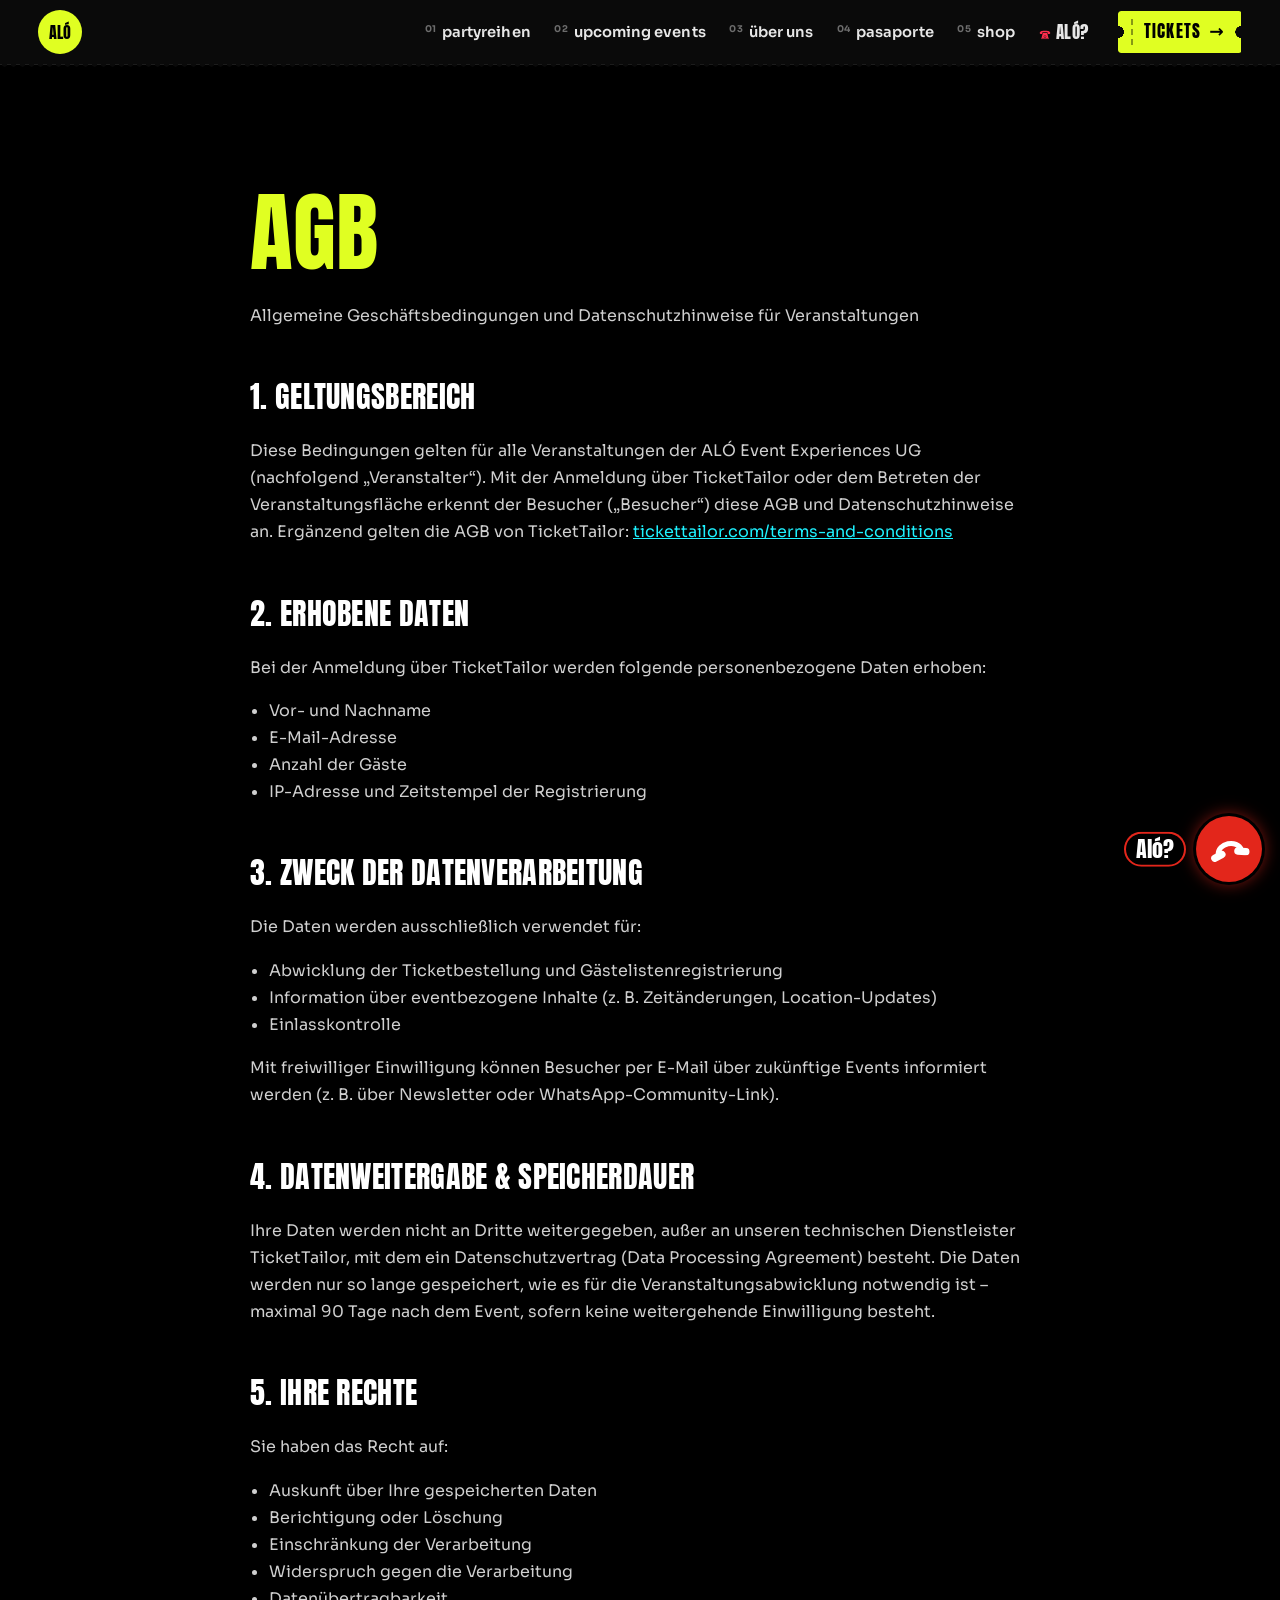
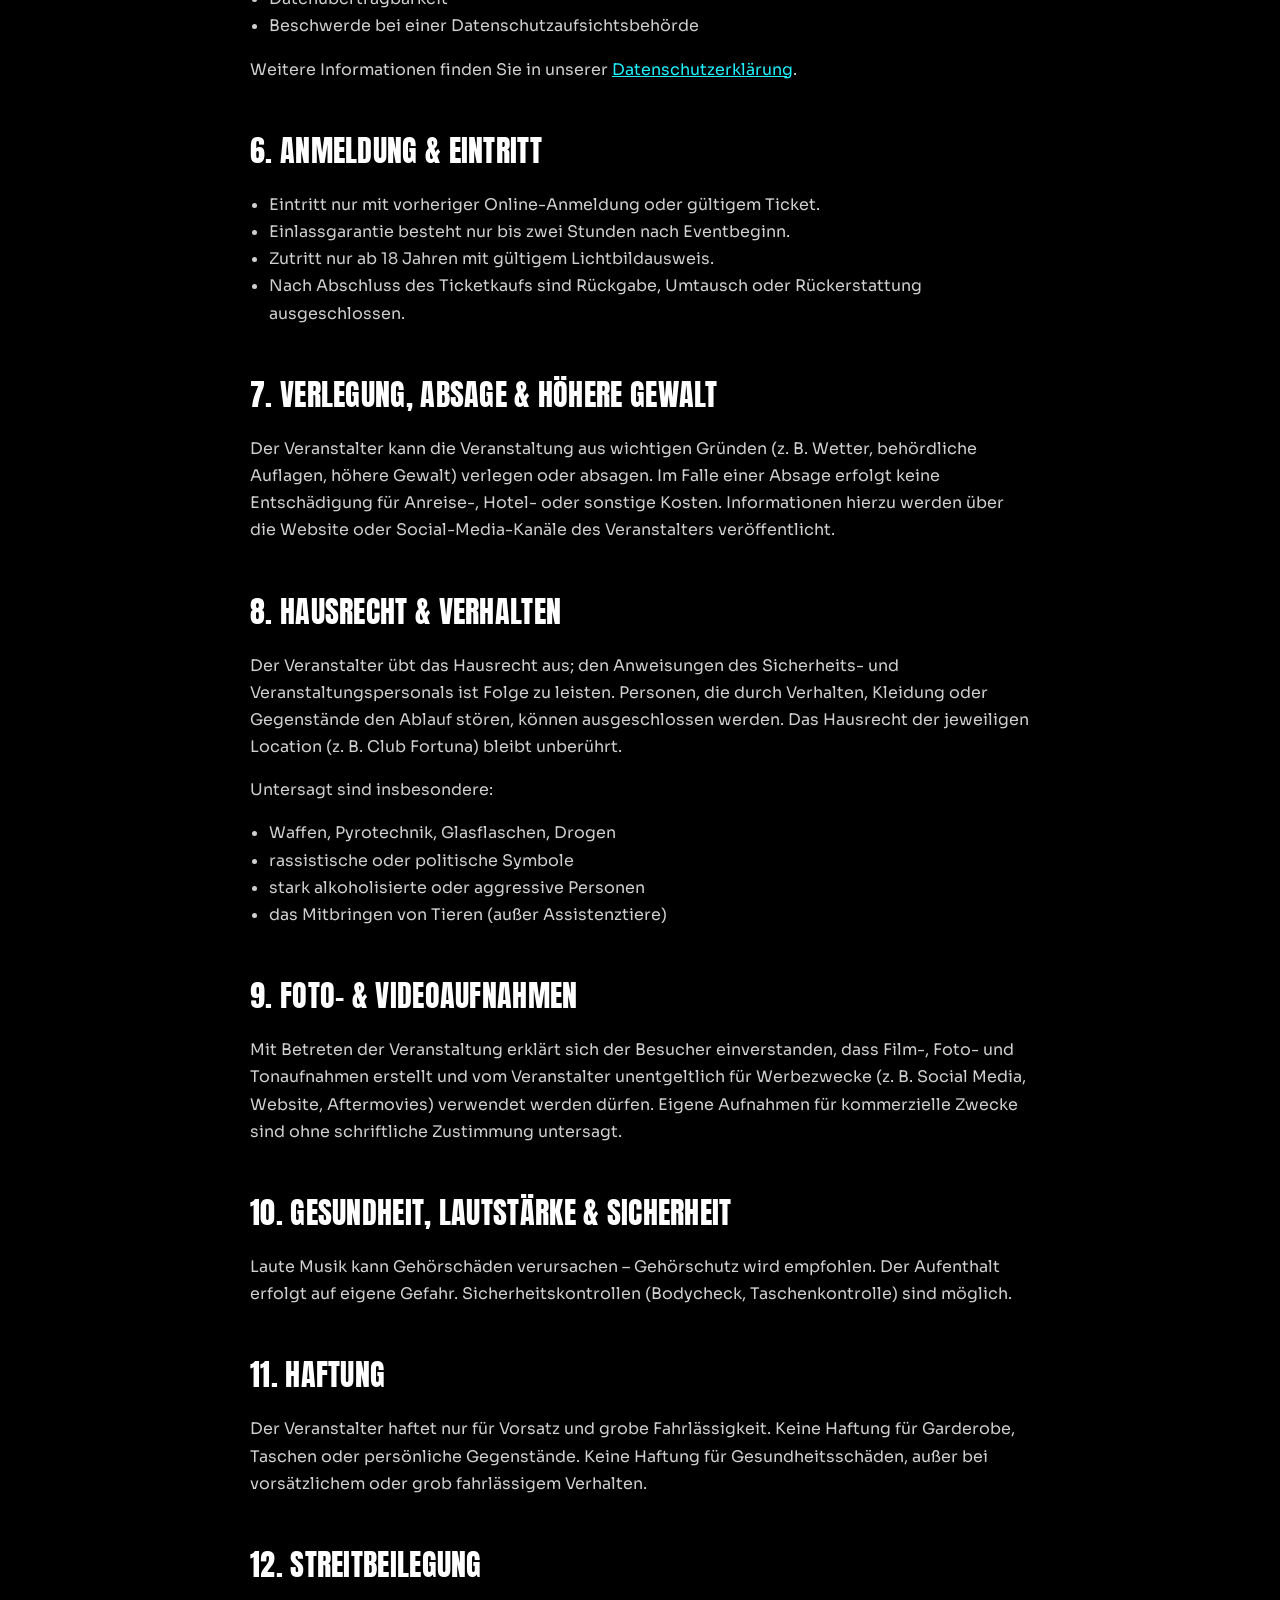
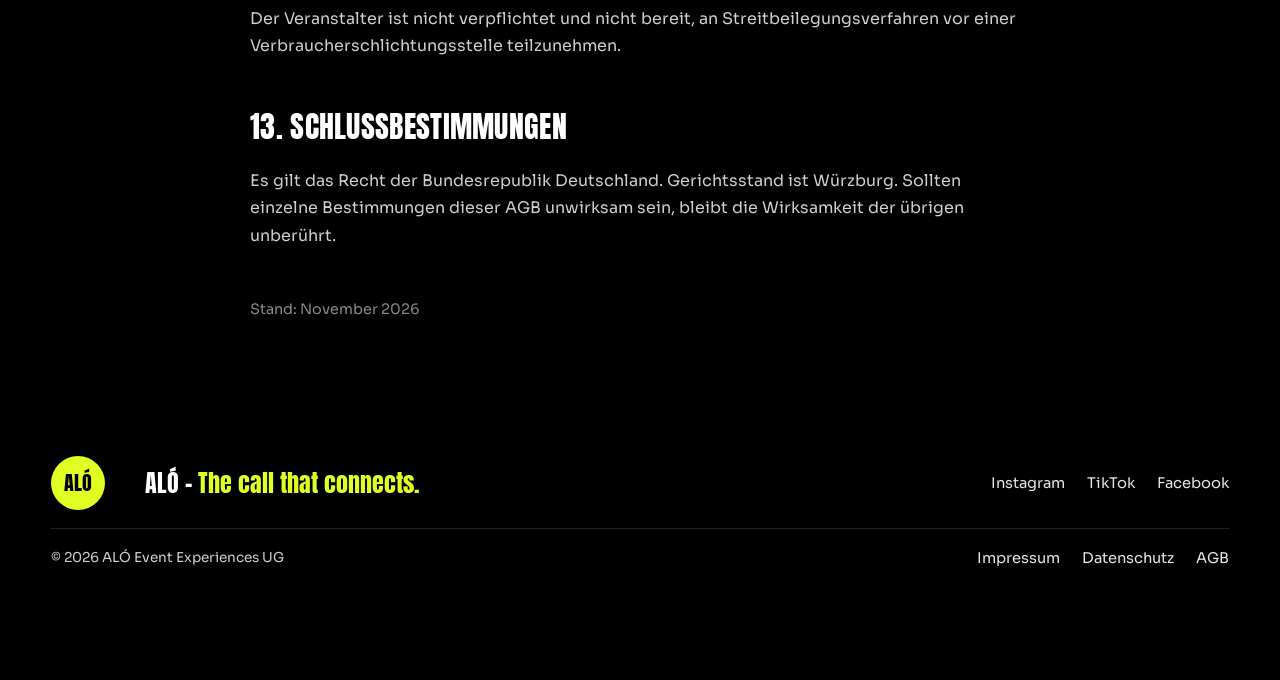
<file: agb.html>
<!DOCTYPE html>
<html lang="de">
<head>
<meta charset="utf-8">
<meta name="viewport" content="width=device-width, initial-scale=1">
<title>AGB | ALÓ Events</title>
<meta name="description" content="AGB und Datenschutzhinweise für Veranstaltungen der ALÓ Event Experiences UG: Tickets, Einlass, Hausrecht, Foto- und Videoaufnahmen.">
<meta property="og:type" content="website">
<meta property="og:locale" content="de_DE">
<meta property="og:title" content="AGB – ALÓ Events">
<meta property="og:description" content="AGB für Veranstaltungen der ALÓ Event Experiences UG.">
<meta name="theme-color" content="#000000">
<script>(function(d){var c=d.classList,rm=false,seen=false,force=/[?&]intro=1/.test(location.search);
try{rm=window.matchMedia('(prefers-reduced-motion: reduce)').matches}catch(e){}
try{seen=sessionStorage.getItem((window.ALO_KEY||'alo-intro-gesehen'))==='1'}catch(e){}
if(!rm)c.add('js-in');
if(force||(!rm&&!seen))c.add('op-on');
setTimeout(function(){if(!window.__aloOp)c.remove('op-on');if(!window.__aloPage)c.remove('js-in')},2600)})(document.documentElement);</script>
<link rel="preconnect" href="https://static.wixstatic.com">
<style>/* Schriften lokal (DSGVO: keine Verbindung zu Google) */
@font-face{font-family:"Anton";font-weight:400;font-style:normal;font-display:swap;src:url("fonts/anton-latin-400-normal.woff2") format("woff2")}
@font-face{font-family:"Sora";font-weight:400;font-style:normal;font-display:swap;src:url("fonts/sora-latin-400-normal.woff2") format("woff2")}
@font-face{font-family:"Sora";font-weight:600;font-style:normal;font-display:swap;src:url("fonts/sora-latin-600-normal.woff2") format("woff2")}
@font-face{font-family:"Sora";font-weight:700;font-style:normal;font-display:swap;src:url("fonts/sora-latin-700-normal.woff2") format("woff2")}</style>
<style>
/* ---------- Basis (alle Entwürfe) ---------- */
*,*::before,*::after{box-sizing:border-box}
html{-webkit-text-size-adjust:100%;text-size-adjust:100%}
body{margin:0;min-height:100vh;-webkit-font-smoothing:antialiased}
img,svg,video,canvas{display:block;max-width:100%}
a{color:inherit}
.shape-defs{position:absolute;width:0;height:0;overflow:hidden}
.skip{position:absolute;left:-9999px;top:0;z-index:300;padding:12px 16px;background:#fff;color:#111;font:600 15px/1 system-ui,sans-serif}
.skip:focus{left:12px;top:12px}
:focus-visible{outline:3px solid var(--focus,#E0FF22);outline-offset:3px}
.pic{display:block;width:100%;height:100%;object-fit:cover;background:#151515}

/* ALÓ-Punkt (Logo wie auf alo-events.com: Lime-Kreis, schwarze Schrift) */
.alo-dot{display:inline-grid;place-items:center;aspect-ratio:1/1;border-radius:50%;background:#E0FF22;color:#000;
  font-family:"Anton",Impact,sans-serif;font-weight:400;line-height:1;text-decoration:none}

/* ---------- Intro-Overlay ---------- */
.intro{display:none}
html.op-on .intro{display:block;position:fixed;inset:0;z-index:150;background:#000;touch-action:none;overflow:hidden;cursor:pointer}
html.js-in [data-in]{opacity:0}

/* ---------- Präsentations-Leiste (nicht Teil des Designs) ---------- */
.demo{position:fixed;right:12px;bottom:12px;z-index:120;display:flex;align-items:center;gap:2px;padding:4px;border-radius:999px;
  background:rgba(30,30,30,.9);box-shadow:0 2px 10px rgba(0,0,0,.35);font:600 12px/1 system-ui,-apple-system,sans-serif}
.demo span{color:#bdbdbd;padding:0 6px 0 8px;font-weight:500}
.demo a,.demo button{color:#f2f2f2;padding:8px 10px;border-radius:999px;text-decoration:none;background:none;border:0;font:inherit;cursor:pointer}
.demo a[aria-current="page"]{background:#E0FF22;color:#000}
.demo :focus-visible{outline:2px solid #f2f2f2;outline-offset:1px}
@media (max-width:520px){.demo span{display:none}.demo{right:8px;bottom:8px}}

@media (prefers-reduced-motion:reduce){
  html.js-in [data-in]{opacity:1}
  *{scroll-behavior:auto!important}
}

/* ---------- Neon-Grundlagen (Startseite, alle Varianten) ---------- */
:root{--lime:#E0FF22;--red:#FF2E4D;--pink:#ED1566;--cyan:#1EF2FF;
  --display:"Anton",Impact,sans-serif;--text:"Sora",system-ui,sans-serif}
body{background:#000;color:#fff;font-family:var(--text);font-size:1rem;line-height:1.6}

.top{position:relative;z-index:8;display:flex;align-items:center;justify-content:space-between;gap:24px;padding:14px clamp(16px,4vw,56px)}
.top .alo-dot{width:54px;font-size:20px}
.nav{display:flex;align-items:center;gap:clamp(18px,2.8vw,44px)}
.nav ul{display:flex;gap:clamp(16px,2.4vw,34px);list-style:none;margin:0;padding:0}
.nav a{text-decoration:none;font-weight:600;font-size:.95rem}
.nav ul a:hover{color:var(--lime)}
.nav-cta{background:var(--lime);color:#000;padding:10px 20px;border-radius:6px;font-weight:700!important}
.menu-btn{display:none}

/* Neonschild = H1. Glas-Röhre (glow) + heller Kern (core) */
.sign{margin:0;font-weight:400}
/* Anton ragt mit dem Akzent auf dem Ó ca. 0,19 em über die Zeile – plus Leuchten: deshalb 0,3 em Luft nach oben */
.sign-art{display:flex;align-items:flex-end;width:max-content;max-width:100%;line-height:1;padding-top:calc(var(--sign) * .3);margin-left:-.035em;user-select:none}
.tube{position:relative;display:block;color:transparent;font-family:var(--display);white-space:nowrap}
.tube::after{content:attr(data-t);position:absolute;left:0;bottom:0;pointer-events:none}
.t-alo{font-size:var(--sign)}
.t-alo .glow{-webkit-text-stroke:.03em var(--lime);filter:drop-shadow(0 0 .02em var(--lime)) drop-shadow(0 0 .1em rgba(224,255,34,.8)) drop-shadow(0 0 .26em rgba(224,255,34,.42))}
.t-alo::after{-webkit-text-stroke:.008em #F7FFD6}
.t-ev{font-size:calc(var(--sign) * .34);rotate:-7deg;margin:0 0 .34em .14em}
.t-ev .glow{-webkit-text-stroke:.05em var(--pink);filter:drop-shadow(0 0 .04em var(--pink)) drop-shadow(0 0 .2em rgba(237,21,102,.85))}
.t-ev::after{-webkit-text-stroke:.014em #FFD4E4}
.sign-art.off .glow{-webkit-text-stroke-color:#2D3311;filter:none}
.sign-art.off .t-ev .glow{-webkit-text-stroke-color:#3A1020}
.sign-art.off .tube::after{opacity:0}
.sign .sub{display:block;font:600 clamp(1.02rem,1.3vw,1.25rem)/1.35 var(--text);margin-top:clamp(10px,1.6vh,18px)}

.ctas{display:flex;flex-wrap:wrap;gap:12px 14px;margin-top:clamp(18px,3vh,30px)}
.btn{display:inline-flex;align-items:center;min-height:52px;padding:0 24px;border-radius:6px;font-weight:700;text-decoration:none;font-size:1rem}
.btn-main{background:var(--lime);color:#000}
.btn-main:hover{background:#efff7a}
.btn-alt{box-shadow:inset 0 0 0 2px #fff;color:#fff}
.btn-alt:hover{box-shadow:inset 0 0 0 2px var(--lime);color:var(--lime)}

.series-h{margin:0;font:600 .9rem/1.2 var(--text);color:#cfcfcf}

/* ---------- Partyreihen-Streifen ---------- */
.tile{position:relative;display:block;min-width:0;text-decoration:none;color:#fff;--c:var(--lime)}
.tile-lime{--c:var(--lime)}.tile-red{--c:var(--red)}.tile-cyan{--c:var(--cyan)}
.slice{position:relative;display:block;height:100%;transform:skewX(var(--sk,-8deg));overflow:hidden;border:2px solid var(--c);border-radius:4px;
  box-shadow:0 0 10px var(--c),0 0 34px -6px var(--c);transition:transform .45s cubic-bezier(.2,.8,.2,1),box-shadow .45s}
.slice .pic{position:absolute;inset:0;width:100%;height:100%;transform:skewX(calc(var(--sk,-8deg) * -1)) scale(1.3);transition:filter .45s}
.tile-red .slice::before{content:"";position:absolute;inset:0;z-index:1;background:linear-gradient(180deg,#FF1F3D,#FF3A55 55%,#C0122E);mix-blend-mode:multiply;opacity:.5;pointer-events:none}
.slice::after{content:"";position:absolute;inset:0;z-index:1;background:linear-gradient(0deg,rgba(0,0,0,.88),rgba(0,0,0,.45) 55%,rgba(0,0,0,.25));opacity:0;transition:opacity .35s}
.label{position:absolute;inset:0;z-index:2;display:grid;place-items:center;transform:skewX(calc(var(--sk,-8deg) * -1));opacity:0;translate:0 16px;transition:opacity .3s,translate .45s cubic-bezier(.2,.8,.2,1)}
.label .v{position:relative;display:block;color:transparent;font-family:var(--display);font-size:var(--lab,clamp(2.6rem,4.2vw,4.6rem));line-height:1;white-space:nowrap}
.label.vert .v{writing-mode:vertical-rl;rotate:180deg}
.label.short .v{font-size:calc(var(--lab,clamp(2.6rem,4.2vw,4.6rem)) * 1.55)}
.label .glow{-webkit-text-stroke:.03em var(--c);filter:drop-shadow(0 0 .03em var(--c)) drop-shadow(0 0 .16em var(--c))}
.label .v::after{content:attr(data-t);position:absolute;left:0;top:0;-webkit-text-stroke:.01em #fff}
.tag{position:absolute;left:0;right:0;bottom:16px;z-index:2;transform:skewX(calc(var(--sk,-8deg) * -1));text-align:center;font-weight:700;font-size:.88rem;opacity:0;transition:opacity .3s .05s}
a.tile .tag{text-decoration:underline;text-decoration-color:var(--c);text-decoration-thickness:2px;text-underline-offset:5px}
.tile:hover .slice,.tile:focus-visible .slice{transform:skewX(var(--sk,-8deg)) translateY(-18px);box-shadow:0 0 14px var(--c),0 0 70px -2px var(--c)}
.tile:hover .slice::after,.tile:focus-visible .slice::after{opacity:1}
.tile:hover .label,.tile:focus-visible .label{opacity:1;translate:0 0}
.tile:hover .tag,.tile:focus-visible .tag{opacity:1}
.tile:focus-visible{outline:none}
.tile:focus-visible .slice{outline:3px solid #fff;outline-offset:4px}
@media (hover:none){
  .slice::after{opacity:.8}
  .label,.tag{opacity:1;translate:0 0}
}
@media (prefers-reduced-motion:reduce){
  .slice,.label{transition:none}
}

@media (max-width:980px){
  .menu-btn{display:inline-flex;align-items:center;font:700 1rem var(--text);background:none;border:2px solid #fff;color:#fff;padding:8px 16px;border-radius:6px;cursor:pointer}
  .nav{display:none;position:absolute;top:100%;left:12px;right:12px;flex-direction:column;align-items:flex-start;gap:18px;padding:22px;background:#0b0b0b;border:2px solid var(--lime);border-radius:10px}
  .nav ul{flex-direction:column;gap:14px}
  .nav a{font-size:1.1rem}
  .nav-open .nav{display:flex}
}

/* Farbvarianten der Neonröhre (Unterseiten) */
.tube.pink .glow{-webkit-text-stroke:.03em var(--pink);filter:drop-shadow(0 0 .02em var(--pink)) drop-shadow(0 0 .1em rgba(237,21,102,.85)) drop-shadow(0 0 .26em rgba(237,21,102,.45))}
.tube.pink::after{-webkit-text-stroke:.008em #FFD9E6}
.tube.red .glow{-webkit-text-stroke:.03em var(--phone,#E3261B);filter:drop-shadow(0 0 .02em #FF3B2E) drop-shadow(0 0 .1em rgba(255,59,46,.85)) drop-shadow(0 0 .26em rgba(255,59,46,.45))}
.tube.red::after{-webkit-text-stroke:.008em #FFE0DC}

/* ---------- Seitenweit: Telefon, Spiralkabel, Footer ---------- */
:root{--phone:#E3261B}
.demo{right:auto;left:12px}
@media (max-width:560px){.demo{left:8px;right:84px;bottom:14px;overflow-x:auto;scrollbar-width:none}.demo a,.demo button{padding:8px 8px;white-space:nowrap}}
.nav a[aria-current="page"]{color:var(--lime,#E0FF22)}

/* Spiralkabel als Trenner */
.cord{display:block;width:100%;height:26px;background:url("data:image/svg+xml,%3Csvg xmlns=%22http://www.w3.org/2000/svg%22 viewBox=%220 0 13.0 24%22 width=%2213.0%22 height=%2224%22%3E%3Cpath d=%22M-26.00 3.45 L-27.07 3.51 L-28.12 3.70 L-29.13 4.00 L-30.09 4.42 L-30.97 4.94 L-31.76 5.57 L-32.45 6.29 L-33.02 7.10 L-33.47 7.97 L-33.77 8.90 L-33.92 9.88 L-33.93 10.88 L-33.77 11.91 L-33.46 12.93 L-32.99 13.94 L-32.36 14.93 L-31.59 15.87 L-30.68 16.75 L-29.63 17.57 L-28.46 18.30 L-27.19 18.95 L-25.83 19.50 L-24.39 19.94 L-22.89 20.26 L-21.35 20.46 L-19.78 20.55 L-18.22 20.51 L-16.66 20.35 L-15.15 20.07 L-13.68 19.67 L-12.29 19.16 L-10.98 18.55 L-9.78 17.84 L-8.69 17.05 L-7.72 16.19 L-6.90 15.27 L-6.22 14.30 L-5.69 13.30 L-5.32 12.28 L-5.11 11.25 L-5.06 10.24 L-5.16 9.25 L-5.41 8.30 L-5.80 7.40 L-6.33 6.57 L-6.98 5.82 L-7.73 5.16 L-8.59 4.59 L-9.52 4.14 L-10.51 3.79 L-11.55 3.56 L-12.61 3.46 L-13.69 3.48 L-14.74 3.62 L-15.77 3.88 L-16.75 4.25 L-17.66 4.74 L-18.49 5.33 L-19.22 6.02 L-19.83 6.80 L-20.32 7.65 L-20.68 8.56 L-20.89 9.52 L-20.94 10.52 L-20.85 11.54 L-20.59 12.56 L-20.18 13.58 L-19.61 14.58 L-18.89 15.53 L-18.02 16.44 L-17.02 17.28 L-15.90 18.05 L-14.66 18.73 L-13.33 19.31 L-11.91 19.79 L-10.43 20.16 L-8.90 20.40 L-7.35 20.53 L-5.78 20.54 L-4.22 20.42 L-2.69 20.18 L-1.20 19.82 L0.22 19.35 L1.56 18.78 L2.80 18.11 L3.94 17.35 L4.95 16.51 L5.82 15.61 L6.55 14.65 L7.14 13.66 L7.56 12.65 L7.83 11.62 L7.94 10.60 L7.90 9.60 L7.70 8.64 L7.36 7.72 L6.88 6.86 L6.27 6.08 L5.55 5.39 L4.73 4.79 L3.83 4.29 L2.85 3.90 L1.83 3.63 L0.77 3.48 L-0.30 3.45 L-1.37 3.55 L-2.41 3.77 L-3.40 4.10 L-4.34 4.55 L-5.20 5.11 L-5.97 5.77 L-6.63 6.51 L-7.16 7.33 L-7.57 8.23 L-7.83 9.17 L-7.94 10.16 L-7.90 11.17 L-7.70 12.20 L-7.34 13.22 L-6.83 14.22 L-6.16 15.19 L-5.35 16.12 L-4.40 16.99 L-3.32 17.78 L-2.12 18.50 L-0.82 19.11 L0.57 19.63 L2.03 20.04 L3.54 20.33 L5.09 20.50 L6.66 20.55 L8.22 20.48 L9.76 20.28 L11.27 19.97 L12.71 19.54 L14.09 19.00 L15.37 18.36 L16.54 17.63 L17.60 16.82 L18.52 15.94 L19.31 15.00 L19.94 14.02 L20.43 13.01 L20.75 11.99 L20.92 10.97 L20.93 9.96 L20.79 8.98 L20.50 8.04 L20.06 7.16 L19.50 6.35 L18.82 5.63 L18.04 4.99 L17.16 4.45 L16.21 4.03 L15.20 3.71 L14.15 3.52 L13.09 3.45 L12.02 3.50 L10.96 3.68 L9.95 3.97 L8.99 4.38 L8.10 4.90 L7.30 5.52 L6.60 6.23 L6.02 7.03 L5.56 7.90 L5.25 8.83 L5.08 9.80 L5.07 10.80 L5.21 11.83 L5.51 12.85 L5.97 13.86 L6.58 14.85 L7.34 15.79 L8.25 16.68 L9.28 17.51 L10.44 18.25 L11.70 18.90 L13.06 19.46 L14.50 19.90 L15.99 20.24 L17.53 20.45 L19.09 20.55 L20.66 20.52 L22.21 20.36 L23.73 20.09 L25.20 19.70 L26.60 19.20 L27.92 18.60 L29.13 17.90 L30.23 17.12 L31.21 16.26 L32.04 15.34 L32.73 14.38 L33.27 13.38 L33.65 12.36 L33.88 11.33 L33.94 10.32 L33.86 9.33 L33.62 8.37 L33.24 7.47 L32.72 6.64 L32.08 5.88 L31.33 5.21 L30.48 4.63 L29.56 4.17 L28.57 3.81 L27.53 3.58 L26.47 3.46 L25.40 3.47 L24.34 3.60 L23.31 3.85 L22.33 4.22 L21.41 4.70 L20.57 5.28 L19.84 5.97 L19.21 6.73 L18.71 7.58 L18.35 8.49 L18.12 9.44 L18.06 10.44 L18.14 11.46 L18.38 12.48 L18.79 13.50 L19.34 14.50 L20.05 15.46 L20.91 16.37 L21.89 17.22 L23.01 17.99 L24.24 18.68 L25.56 19.27 L26.97 19.76 L28.45 20.13 L29.97 20.39 L31.53 20.53 L33.10 20.54 L34.66 20.43 L36.19 20.20 L37.68 19.86 L39.11 19.40 L40.45 18.83 L41.71 18.16 L42.85 17.41 L43.87 16.58 L44.76 15.68 L45.50 14.73 L46.09 13.74 L46.53 12.73 L46.82 11.70 L46.94 10.68 L46.91 9.68 L46.72 8.71 L46.39 7.79 L45.92 6.93 L45.32 6.14 L44.61 5.44 L43.80 4.83 L42.90 4.32 L41.93 3.93 L40.91 3.65 L39.86 3.49%22 fill=%22none%22 stroke=%22%23E3261B%22 stroke-width=%221.9%22 stroke-linecap=%22round%22 stroke-linejoin=%22round%22/%3E%3C/svg%3E") repeat-x 0 50%/auto 26px;filter:drop-shadow(0 0 5px rgba(227,38,27,.55))}

/* Telefon-Button */
.phone{position:fixed;right:18px;bottom:18px;z-index:130;font-family:"Sora",system-ui,sans-serif}
.phone-btn{position:relative;display:grid;place-items:center;width:66px;height:66px;border-radius:50%;border:0;cursor:pointer;
  background:var(--phone);color:#fff;box-shadow:0 0 0 3px #000,0 0 18px rgba(227,38,27,.75),0 8px 22px rgba(0,0,0,.5);transition:transform .25s}
.phone-btn:hover{transform:scale(1.06)}
.phone-btn:focus-visible{outline:3px solid #fff;outline-offset:4px}
.phone-btn .handset{width:40px;height:auto;transform:rotate(-12deg);transition:transform .35s cubic-bezier(.2,.8,.2,1)}
.phone.is-open .phone-btn .handset{transform:translateY(-7px) rotate(-34deg)}
.phone-btn-txt{position:absolute;right:76px;top:50%;translate:0 -50%;white-space:nowrap;font:400 1.35rem/1 "Anton",Impact,sans-serif;color:#fff;
  background:#000;padding:7px 12px 6px;border-radius:999px;box-shadow:inset 0 0 0 2px var(--phone);pointer-events:none}
.ring-wave{position:absolute;inset:0;border-radius:50%;border:3px solid var(--phone);opacity:0;pointer-events:none}
.phone.ringing .phone-btn .handset{animation:alo-ring .7s ease-in-out 2}
.phone.ringing .ring-wave{animation:alo-wave 1.2s ease-out 1}
.phone.ringing .ring-wave + .ring-wave{animation-delay:.25s}
@keyframes alo-ring{0%,100%{transform:rotate(-12deg)}10%,30%,50%,70%{transform:rotate(-24deg)}20%,40%,60%,80%{transform:rotate(0deg)}}
@keyframes alo-wave{0%{opacity:.9;transform:scale(1)}100%{opacity:0;transform:scale(2.1)}}

/* Panel mit Wählscheibe */
.phone-panel{position:absolute;right:0;bottom:84px;width:min(380px,calc(100vw - 36px));padding:18px 18px 16px;border-radius:18px;background:#0c0c0c;color:#fff;
  box-shadow:0 0 0 2px var(--phone),0 0 40px -6px rgba(227,38,27,.7),0 24px 60px rgba(0,0,0,.6)}
.phone-panel[hidden]{display:none}
.pp-head{display:flex;align-items:flex-start;justify-content:space-between;gap:12px}
.pp-title{margin:0;font:400 2rem/1 "Anton",Impact,sans-serif;color:var(--lime,#E0FF22)}
.pp-title span{display:block;margin-top:6px;font:600 .95rem/1.35 "Sora",sans-serif;color:#fff}
.pp-close{flex:none;width:40px;height:40px;border-radius:50%;border:0;background:#222;color:#fff;font:700 1.4rem/1 system-ui,sans-serif;cursor:pointer}
.pp-close:hover{background:#333}
.pp-dial{width:min(250px,64vw);margin:12px auto 6px}
.dial{display:block;width:100%;height:auto;touch-action:none;user-select:none}
.dial .wheel{will-change:transform}
.dial-hit{fill:transparent;cursor:grab}
.dial-hit:active{cursor:grabbing}
.dial-num{font:400 22px "Anton",Impact,sans-serif;fill:#9a8f80}
.dial-num.on{fill:var(--phone)}
.dial-logo{font:400 40px "Anton",Impact,sans-serif;fill:#000}
.pp-hint{margin:2px 0 8px;font-size:.85rem;color:#bdbdbd;text-align:center}
.pp-list{list-style:none;margin:0;padding:0;display:grid;gap:6px}
.pp-list a{display:flex;align-items:center;gap:12px;min-height:46px;padding:6px 12px 6px 6px;border-radius:10px;background:#181818;text-decoration:none;font-weight:700;color:#fff}
.pp-list a b{display:grid;place-items:center;width:34px;height:34px;border-radius:50%;background:#F4EEE4;color:var(--phone);font:400 1.15rem/1 "Anton",Impact,sans-serif}
.pp-list a small{margin-left:auto;font-weight:500;font-size:.78rem;color:#9d9d9d}
.pp-list a:hover,.pp-list a:focus-visible,.pp-list a.is-dialing{background:#262626;box-shadow:inset 0 0 0 2px var(--lime,#E0FF22)}
.pp-list a:focus-visible{outline:none}
.pp-note{margin:8px 0 0;font-size:.85rem;color:#ffd3cf}
.pp-foot{display:flex;justify-content:flex-end;margin-top:10px}
.pp-sound{border:0;background:none;color:#bdbdbd;font:600 .82rem "Sora",sans-serif;cursor:pointer;padding:6px 4px;text-decoration:underline;text-underline-offset:4px}
.pp-sound[aria-pressed="true"]{color:var(--lime,#E0FF22)}
@media (max-width:560px){
  .phone{right:12px;bottom:12px}
  .phone-btn{width:60px;height:60px}
  .phone-btn-txt{display:none}
  .phone-panel{position:fixed;left:8px;right:8px;bottom:84px;width:auto;max-height:calc(100svh - 100px);overflow:auto}
}
@media (prefers-reduced-motion:reduce){
  .phone-btn,.phone-btn .handset{transition:none}
  .phone.ringing .phone-btn .handset,.phone.ringing .ring-wave{animation:none}
}

/* Footer */
.foot{position:relative;background:#000;color:#cfcfcf;padding:0 0 calc(110px + env(safe-area-inset-bottom));font-family:"Sora",system-ui,sans-serif}
.foot .cord{margin-bottom:34px}
.foot-in{display:grid;grid-template-columns:auto 1fr auto;gap:18px 40px;align-items:center;padding:0 clamp(16px,4vw,56px)}
.foot .alo-dot{width:54px;font-size:20px;color:#000}
.foot-claim{margin:0;font:400 1.5rem/1.1 "Anton",Impact,sans-serif;color:#fff}
.foot-claim span{color:var(--lime,#E0FF22)}
.foot ul{display:flex;flex-wrap:wrap;gap:8px 22px;list-style:none;margin:0;padding:0}
.foot a{color:#e6e6e6;text-decoration:none;font-size:.92rem}
.foot a:hover{color:var(--lime,#E0FF22)}
.foot-legal{grid-column:1/-1;display:flex;flex-wrap:wrap;justify-content:space-between;gap:10px 24px;padding-top:18px;border-top:1px solid #222;font-size:.85rem}
.foot-legal p{margin:0}
@media (max-width:760px){.foot-in{grid-template-columns:1fr}}

/* ================= Kontakt: ALÓ? ================= */
.wrap{padding:0 clamp(16px,4vw,56px)}
.k-hero{position:relative;display:grid;grid-template-columns:minmax(0,1.1fr) minmax(0,.9fr);gap:24px clamp(24px,4vw,64px);align-items:center;
  min-height:min(80svh,780px);padding-bottom:clamp(20px,4vh,40px);--sign:clamp(7rem,15vw,16rem)}
.k-hero .sign-art .tube + .tube{margin-left:.04em}
.k-hero .sign .sub{font-size:clamp(1.1rem,1.6vw,1.45rem)}
.k-intro{max-width:46ch;margin:1rem 0 0;color:#e6e6e6}
.direct{margin:clamp(20px,3.5vh,34px) 0 0}
.direct h2{margin:0 0 8px;font:700 .95rem/1.2 var(--text);color:#bdbdbd}
.direct ul{display:flex;flex-wrap:wrap;gap:10px;list-style:none;margin:0;padding:0}
.direct li > *{display:inline-flex;align-items:center;gap:10px;min-height:46px;padding:0 16px;border-radius:999px;background:#141414;box-shadow:inset 0 0 0 2px #2b2b2b;text-decoration:none;font-weight:600;font-size:.95rem}
.direct a:hover{box-shadow:inset 0 0 0 2px var(--lime)}
.direct .soon{color:#8f8f8f}
.direct b{color:var(--lime);font-weight:700}
.k-photo{position:relative;margin:0;justify-self:end;width:min(100%,460px);aspect-ratio:3/4;border-radius:260px 260px 16px 16px;overflow:hidden;
  box-shadow:0 0 0 2px var(--phone),0 0 50px -6px rgba(227,38,27,.65)}
.k-photo .pic{object-position:40% 45%}
.k-photo::after{content:"";position:absolute;inset:0;background:linear-gradient(0deg,rgba(0,0,0,.55),transparent 40%)}
.k-photo figcaption{position:absolute;left:0;right:0;bottom:18px;z-index:2;text-align:center;font:400 1.6rem/1 var(--display);text-transform:uppercase}
.k-photo figcaption span{color:var(--lime)}

/* Anruf-Formular */
.call{display:grid;grid-template-columns:minmax(240px,.7fr) minmax(0,1.3fr);gap:32px clamp(24px,5vw,80px);align-items:start;padding:clamp(40px,8vh,90px) 0 clamp(50px,9vh,100px)}
.call h2{margin:0 0 10px;font:400 clamp(2.2rem,4.4vw,3.8rem)/1 var(--display);text-transform:uppercase}
.call h2 span{color:var(--phone)}
.line{position:sticky;top:24px;padding:22px;border-radius:16px;background:#0c0c0c;box-shadow:inset 0 0 0 2px #232323}
.line .handset-big{display:block;width:150px;height:auto;margin:6px 0 14px;color:var(--phone);transform:rotate(-8deg);transition:transform .45s cubic-bezier(.2,.8,.2,1)}
.line.live .handset-big{transform:translateY(-8px) rotate(-26deg)}
.line.done .handset-big{transform:rotate(0)}
.line-state{margin:0;font-weight:700}
.line-state .dot{display:inline-block;width:10px;height:10px;margin-right:8px;border-radius:50%;background:#555;vertical-align:1px}
.line.live .line-state .dot{background:var(--lime);box-shadow:0 0 10px var(--lime)}
.line.done .line-state .dot{background:var(--phone)}
.line-time{margin:4px 0 0;font:400 2.4rem/1 var(--display);font-variant-numeric:tabular-nums;color:#fff}
.line-note{margin:14px 0 0;font-size:.9rem;color:#bdbdbd}

form{display:grid;gap:26px}
fieldset{margin:0;padding:0;border:0;min-width:0}
legend{display:flex;align-items:center;gap:12px;padding:0;margin:0 0 12px;font:400 1.6rem/1 var(--display);text-transform:uppercase}
legend b{display:grid;place-items:center;width:34px;height:34px;border-radius:50%;background:#F4EEE4;color:var(--phone);font:400 1.1rem/1 var(--display)}
.grid2{display:grid;grid-template-columns:1fr 1fr;gap:14px}
.grid3{display:grid;grid-template-columns:1fr 1fr 1fr;gap:14px}
.f label{display:block;margin-bottom:6px;font-weight:600;font-size:.92rem}
.f label i{font-style:normal;color:var(--lime)}
input[type=text],input[type=email],input[type=tel],input[type=date],select,textarea{width:100%;min-height:50px;padding:12px 14px;border-radius:10px;border:2px solid #2e2e2e;background:#111;color:#fff;font:400 1rem/1.4 var(--text);color-scheme:dark}
textarea{min-height:140px;resize:vertical}
input:focus,select:focus,textarea:focus{outline:none;border-color:var(--lime);box-shadow:0 0 0 3px rgba(224,255,34,.2)}
.chips{display:flex;flex-wrap:wrap;gap:10px}
.chips input{position:absolute;opacity:0;pointer-events:none}
.chips label{display:inline-flex;align-items:center;min-height:46px;padding:0 18px;border-radius:999px;background:#141414;box-shadow:inset 0 0 0 2px #2e2e2e;font-weight:600;font-size:.95rem;cursor:pointer}
.chips input:checked + label{background:var(--lime);color:#000;box-shadow:none}
.chips input:focus-visible + label{outline:3px solid #fff;outline-offset:2px}
.consent{display:flex;gap:12px;align-items:flex-start;font-size:.92rem;color:#d6d6d6}
.consent input{width:22px;height:22px;margin:1px 0 0;accent-color:var(--lime)}
.consent a{color:#fff}
.send{display:flex;flex-wrap:wrap;align-items:center;gap:14px 20px}
.btn-hang{display:inline-flex;align-items:center;gap:12px;min-height:56px;padding:0 26px;border:0;border-radius:999px;background:var(--phone);color:#fff;font:700 1.06rem var(--text);cursor:pointer;
  box-shadow:0 0 22px rgba(227,38,27,.55)}
.btn-hang:hover{background:#ff3a2e}
.btn-hang:focus-visible{outline:3px solid #fff;outline-offset:3px}
.btn-hang .handset{width:34px;height:auto}
.send small{color:#9d9d9d}

.sent{padding:clamp(24px,4vw,44px);border-radius:16px;box-shadow:inset 0 0 0 2px var(--lime),0 0 40px -12px rgba(224,255,34,.55)}
.sent[hidden]{display:none}
.sent h3{margin:0 0 10px;font:400 clamp(2rem,4vw,3.2rem)/1 var(--display);text-transform:uppercase;color:var(--lime)}
.sent p{margin:0 0 12px;max-width:50ch}
.sent .draft{color:#9d9d9d;font-size:.88rem}
.sent .btn{margin-top:8px}

@media (max-width:980px){
  .k-hero{grid-template-columns:1fr;min-height:0;--sign:clamp(5.4rem,26vw,9rem)}
  .k-photo{justify-self:center;width:min(86vw,400px)}
  .call{grid-template-columns:1fr}
  .line{position:relative;top:0;display:grid;grid-template-columns:auto 1fr;gap:4px 18px;align-items:center}
  .line .handset-big{width:90px;margin:0;grid-row:span 3}
  .line-note{grid-column:1/-1}
}
@media (max-width:560px){.grid2,.grid3{grid-template-columns:1fr}}
@media (prefers-reduced-motion:reduce){.line .handset-big{transition:none}}
</style>
<style>/* Rechtstexte */
.legal{max-width:780px;margin:0 auto;padding:clamp(120px,16vw,190px) 0 clamp(60px,10vw,120px)}
.legal h1{font-family:var(--display);font-weight:400;text-transform:uppercase;font-size:clamp(44px,8vw,88px);line-height:.95;margin:0 0 28px;color:#E0FF22}
.legal h2{font-family:var(--display);font-weight:400;text-transform:uppercase;font-size:clamp(22px,3vw,30px);letter-spacing:.01em;margin:44px 0 10px}
.legal h3{font-size:1.02rem;margin:26px 0 6px}
.legal p,.legal li{color:#cfcfcf;line-height:1.7}
.legal a{color:#1EF2FF}
.legal ul{padding-left:1.2em}
.legal .stand{color:#8a8a8a;font-size:.9rem;margin-top:48px}
.legal mark.todo{background:#E0FF22;color:#000;padding:0 .3em;border-radius:3px;font-weight:600}
</style>
<style>/* Echte Wählscheibe (aus dem Telefonfoto) im Kontakt-Telefon */
.rdial{position:relative;aspect-ratio:1;width:100%;touch-action:none;user-select:none;-webkit-user-select:none;filter:drop-shadow(0 10px 18px rgba(0,0,0,.55))}
.rdial .rd-l{position:absolute;inset:0;width:100%;height:100%;display:block;pointer-events:none}
.rdial .rd-num{position:absolute;inset:0;width:100%;height:100%;pointer-events:none}
.rdial .rd-num text{font:700 17px "Sora",system-ui,sans-serif;fill:#EDE6D6;text-anchor:middle}
.rdial .wheel{position:absolute;inset:0;transform-origin:50% 50%;will-change:transform}
.rdial .rd-top{z-index:2}
.rdial .dial-hit{position:absolute;width:13.5%;aspect-ratio:1;border-radius:50%;translate:-50% -50%;cursor:grab;z-index:3}
.rdial .dial-hit:active{cursor:grabbing}
</style>
<meta name="robots" content="noindex, nofollow">
<link rel="icon" href="data:image/svg+xml,%3Csvg xmlns='http://www.w3.org/2000/svg' viewBox='0 0 64 64'%3E%3Ccircle cx='32' cy='32' r='32' fill='%23E0FF22'/%3E%3C/svg%3E">
<link rel="stylesheet" href="css/layered.css">
</head>
<body>

<a class="skip" href="#main">Zum Inhalt springen</a>
<header class="top">
  <a class="alo-dot" href="index.html" data-home aria-label="ALÓ Events, zur Startseite">ALÓ</a>
  <button class="menu-btn" type="button" data-menu aria-expanded="false" aria-controls="nav">Menü</button>
  <nav class="nav" id="nav" aria-label="Hauptmenü"><ul><li><a href="partys.html">partyreihen</a></li><li><a href="termine.html">upcoming events</a></li><li><a href="index.html#ueber-uns">über uns</a></li><li><a href="pasaporte.html">pasaporte</a></li><li><a href="shop.html">shop</a></li><li><a href="kontakt.html">ALÓ?</a></li></ul><a class="nav-cta" href="https://www.tickettailor.com/all-tickets/aloevents/">Tickets</a></nav>
</header>

<main id="main" class="wrap">
<article class="legal" aria-labelledby="legal-title">
<h1 id="legal-title">AGB</h1>
<p>Allgemeine Geschäftsbedingungen und Datenschutzhinweise für Veranstaltungen</p>

<h2>1. Geltungsbereich</h2>
<p>Diese Bedingungen gelten für alle Veranstaltungen der ALÓ Event Experiences UG (nachfolgend „Veranstalter“). Mit der Anmeldung über TicketTailor oder dem Betreten der Veranstaltungsfläche erkennt der Besucher („Besucher“) diese AGB und Datenschutzhinweise an. Ergänzend gelten die AGB von TicketTailor: <a href="https://www.tickettailor.com/terms-and-conditions/" rel="noopener">tickettailor.com/terms-and-conditions</a></p>

<h2>2. Erhobene Daten</h2>
<p>Bei der Anmeldung über TicketTailor werden folgende personenbezogene Daten erhoben:</p>
<ul><li>Vor- und Nachname</li><li>E-Mail-Adresse</li><li>Anzahl der Gäste</li><li>IP-Adresse und Zeitstempel der Registrierung</li></ul>

<h2>3. Zweck der Datenverarbeitung</h2>
<p>Die Daten werden ausschließlich verwendet für:</p>
<ul><li>Abwicklung der Ticketbestellung und Gästelistenregistrierung</li><li>Information über eventbezogene Inhalte (z. B. Zeitänderungen, Location-Updates)</li><li>Einlasskontrolle</li></ul>
<p>Mit freiwilliger Einwilligung können Besucher per E-Mail über zukünftige Events informiert werden (z. B. über Newsletter oder WhatsApp-Community-Link).</p>

<h2>4. Datenweitergabe &amp; Speicherdauer</h2>
<p>Ihre Daten werden nicht an Dritte weitergegeben, außer an unseren technischen Dienstleister TicketTailor, mit dem ein Datenschutzvertrag (Data Processing Agreement) besteht. Die Daten werden nur so lange gespeichert, wie es für die Veranstaltungsabwicklung notwendig ist – maximal 90 Tage nach dem Event, sofern keine weitergehende Einwilligung besteht.</p>

<h2>5. Ihre Rechte</h2>
<p>Sie haben das Recht auf:</p>
<ul><li>Auskunft über Ihre gespeicherten Daten</li><li>Berichtigung oder Löschung</li><li>Einschränkung der Verarbeitung</li><li>Widerspruch gegen die Verarbeitung</li><li>Datenübertragbarkeit</li><li>Beschwerde bei einer Datenschutzaufsichtsbehörde</li></ul>
<p>Weitere Informationen finden Sie in unserer <a href="datenschutz.html">Datenschutzerklärung</a>.</p>

<h2>6. Anmeldung &amp; Eintritt</h2>
<ul><li>Eintritt nur mit vorheriger Online-Anmeldung oder gültigem Ticket.</li><li>Einlassgarantie besteht nur bis zwei Stunden nach Eventbeginn.</li><li>Zutritt nur ab 18 Jahren mit gültigem Lichtbildausweis.</li><li>Nach Abschluss des Ticketkaufs sind Rückgabe, Umtausch oder Rückerstattung ausgeschlossen.</li></ul>

<h2>7. Verlegung, Absage &amp; Höhere Gewalt</h2>
<p>Der Veranstalter kann die Veranstaltung aus wichtigen Gründen (z. B. Wetter, behördliche Auflagen, höhere Gewalt) verlegen oder absagen. Im Falle einer Absage erfolgt keine Entschädigung für Anreise-, Hotel- oder sonstige Kosten. Informationen hierzu werden über die Website oder Social-Media-Kanäle des Veranstalters veröffentlicht.</p>

<h2>8. Hausrecht &amp; Verhalten</h2>
<p>Der Veranstalter übt das Hausrecht aus; den Anweisungen des Sicherheits- und Veranstaltungspersonals ist Folge zu leisten. Personen, die durch Verhalten, Kleidung oder Gegenstände den Ablauf stören, können ausgeschlossen werden. Das Hausrecht der jeweiligen Location (z. B. Club Fortuna) bleibt unberührt.</p>
<p>Untersagt sind insbesondere:</p>
<ul><li>Waffen, Pyrotechnik, Glasflaschen, Drogen</li><li>rassistische oder politische Symbole</li><li>stark alkoholisierte oder aggressive Personen</li><li>das Mitbringen von Tieren (außer Assistenztiere)</li></ul>

<h2>9. Foto- &amp; Videoaufnahmen</h2>
<p>Mit Betreten der Veranstaltung erklärt sich der Besucher einverstanden, dass Film-, Foto- und Tonaufnahmen erstellt und vom Veranstalter unentgeltlich für Werbezwecke (z. B. Social Media, Website, Aftermovies) verwendet werden dürfen. Eigene Aufnahmen für kommerzielle Zwecke sind ohne schriftliche Zustimmung untersagt.</p>

<h2>10. Gesundheit, Lautstärke &amp; Sicherheit</h2>
<p>Laute Musik kann Gehörschäden verursachen – Gehörschutz wird empfohlen. Der Aufenthalt erfolgt auf eigene Gefahr. Sicherheitskontrollen (Bodycheck, Taschenkontrolle) sind möglich.</p>

<h2>11. Haftung</h2>
<p>Der Veranstalter haftet nur für Vorsatz und grobe Fahrlässigkeit. Keine Haftung für Garderobe, Taschen oder persönliche Gegenstände. Keine Haftung für Gesundheitsschäden, außer bei vorsätzlichem oder grob fahrlässigem Verhalten.</p>

<h2>12. Streitbeilegung</h2>
<p>Der Veranstalter ist nicht verpflichtet und nicht bereit, an Streitbeilegungsverfahren vor einer Verbraucherschlichtungsstelle teilzunehmen.</p>

<h2>13. Schlussbestimmungen</h2>
<p>Es gilt das Recht der Bundesrepublik Deutschland. Gerichtsstand ist Würzburg. Sollten einzelne Bestimmungen dieser AGB unwirksam sein, bleibt die Wirksamkeit der übrigen unberührt.</p>

<p class="stand">Stand: November 2026</p>
</article>
</main>

<footer class="foot"><div class="foot-in"><a class="alo-dot" href="index.html" data-home aria-label="ALÓ Events, zur Startseite">ALÓ</a><p class="foot-claim">ALÓ – <span>The call that connects.</span></p><ul aria-label="Social Media"><li><a href="https://www.instagram.com/wearealoevents/">Instagram</a></li><li><a href="https://www.tiktok.com/@alo.events">TikTok</a></li><li><a href="https://www.facebook.com/wearealoevents">Facebook</a></li></ul><div class="foot-legal"><p>© 2026 ALÓ Event Experiences UG</p><ul aria-label="Rechtliches"><li><a href="impressum.html">Impressum</a></li><li><a href="datenschutz.html">Datenschutz</a></li><li><a href="agb.html" aria-current="page">AGB</a></li></ul></div></div></footer>
<div class="phone" id="alo-phone"><button class="phone-btn" type="button" aria-expanded="false" aria-controls="phone-panel" aria-label="Aló? Anrufen und Kontakt öffnen"><span class="ring-wave" aria-hidden="true"></span><span class="ring-wave" aria-hidden="true"></span><svg class="handset" viewBox="0 0 120 64" aria-hidden="true" focusable="false"><path d="M24 44 C 30 8, 90 8, 96 44" fill="none" stroke="currentColor" stroke-width="15" stroke-linecap="round"/><rect x="1" y="37" width="46" height="22" rx="11" transform="rotate(-16 24 48)" fill="currentColor"/><rect x="73" y="37" width="46" height="22" rx="11" transform="rotate(16 96 48)" fill="currentColor"/></svg><span class="phone-btn-txt" aria-hidden="true">Aló?</span></button><div class="phone-panel" id="phone-panel" role="dialog" aria-labelledby="phone-title" hidden><div class="pp-head"><p class="pp-title" id="phone-title">Aló?<span>Wohin dürfen wir dich verbinden?</span></p><button class="pp-close" type="button" aria-label="Auflegen und schließen">×</button></div><div class="pp-dial"><div class="dial rdial" aria-hidden="true"><img class="rd-l" src="img/telefon/rd-plate.webp" alt="" draggable="false"><svg class="rd-num" viewBox="0 0 300 300" focusable="false"><text x="192.0" y="66.7">1</text><text x="148.5" y="57.3">2</text><text x="105.7" y="67.8">3</text><text x="71.2" y="96.3">4</text><text x="52.6" y="138.0">5</text><text x="53.4" y="178.7">6</text><text x="74.0" y="220.2">7</text><text x="109.4" y="247.0">8</text><text x="152.5" y="255.6">9</text><text x="192.6" y="246.0">0</text></svg><div class="wheel"><img class="rd-l" src="img/telefon/rd-wheel.webp" alt="" draggable="false"><span class="dial-hit" data-k="1" style="left:63.99%;top:20.05%"></span><span class="dial-hit" data-k="2" style="left:49.5%;top:16.95%"></span><span class="dial-hit" data-k="3" style="left:35.22%;top:20.43%"></span><span class="dial-hit" data-k="4" style="left:23.72%;top:29.95%"></span></div><img class="rd-l rd-top" src="img/telefon/rd-top.webp" alt="" draggable="false"></div></div><p class="pp-hint">Dreh die Scheibe bis zum Anschlag oder wähl direkt:</p><ol class="pp-list"><li><a href="https://www.tickettailor.com/all-tickets/aloevents/" data-k="1"><b>1</b>Tickets</a></li><li><a href="kontakt.html?thema=event#anfrage" data-k="2"><b>2</b>Event anfragen</a></li><li><a href="kontakt.html?thema=liveact#anfrage" data-k="3"><b>3</b>Live-Act buchen</a></li><li><a href="https://wa.me/49XXXXXXXXXX?text=Al%C3%B3%21%20Ich%20habe%20eine%20Frage%20zu%20euren%20Events." data-k="4" data-wa><b>4</b>WhatsApp<small>Nummer folgt</small></a></li></ol><p class="pp-note" hidden>Die WhatsApp-Nummer tragen wir ein, sobald sie feststeht. Bis dahin: <a href="kontakt.html#anfrage">Anfrage schreiben</a>.</p></div></div>
<script src="js/gsap.min.js"></script>
<script>/* ALÓ Events – Seite: Menü, Hero-Auftritt, Präsentations-Leiste */
(function () {
  'use strict';
  var doc = document.documentElement;
  window.__aloPage = true;
  var RM = false;
  try { RM = window.matchMedia('(prefers-reduced-motion: reduce)').matches; } catch (e) {}

  // Startseiten-Variante merken, damit "zurück" von Unterseiten auf die richtige Variante führt (nur Entwurf)
  try {
    if (document.body.hasAttribute('data-home-page')) sessionStorage.setItem('alo-home', location.href.split(/[?#]/)[0]);
    var home = sessionStorage.getItem('alo-home');
    if (home) [].forEach.call(document.querySelectorAll('[data-home]'), function (a) { a.href = home; });
  } catch (e) {}

  // Menü (mobil)
  var btn = document.querySelector('[data-menu]');
  if (btn) {
    var setOpen = function (open) {
      btn.setAttribute('aria-expanded', String(open));
      document.body.classList.toggle('nav-open', open);
    };
    btn.addEventListener('click', function () { setOpen(btn.getAttribute('aria-expanded') !== 'true'); });
    document.addEventListener('keydown', function (e) {
      if (e.key === 'Escape' && btn.getAttribute('aria-expanded') === 'true') { setOpen(false); btn.focus(); }
    });
    var nav = document.getElementById(btn.getAttribute('aria-controls'));
    if (nav) nav.addEventListener('click', function (e) { if (e.target.closest('a')) setOpen(false); });
  }

  // Intro erneut abspielen (nur für die Präsentation)
  var rp = document.querySelector('[data-replay]');
  if (rp) rp.addEventListener('click', function () {
    try { sessionStorage.removeItem((window.ALO_KEY||'alo-intro-gesehen')); } catch (e) {}
    location.href = location.pathname + '?intro=1';
  });

  // Hero-Auftritt: Elemente kommen "auf Takt" (Abstand = Achtelnote bei 150 bpm)
  window.aloHeroIn = function (fromOpener) {
    if (RM || !window.gsap) { doc.classList.remove('js-in'); return; }
    var els = [].slice.call(document.querySelectorAll('[data-in]'));
    doc.classList.remove('js-in');
    var tl = gsap.timeline();
    var hero = document.querySelector('[data-hero]');
    if (fromOpener && hero) tl.from(hero, { scale: 1.06, duration: 0.9, ease: 'power3.out', clearProps: 'transform' }, 0);
    els.forEach(function (el, i) {
      var kind = el.getAttribute('data-in') || 'up';
      var from = { opacity: 0, duration: 0.7, ease: 'power3.out', clearProps: 'transform,opacity' };
      if (kind === 'up') from.y = 26;
      else if (kind === 'down') from.y = -30;
      else if (kind === 'left') from.x = -44;
      else if (kind === 'right') from.x = 44;
      else if (kind === 'scale') { from.scale = 0.88; from.ease = 'back.out(1.6)'; }
      else if (kind === 'spin') { from.rotation = -70; from.x = -60; from.ease = 'power4.out'; from.duration = 1.1; }
      else if (kind === 'fade') { from.duration = 0.5; }
      var at = el.hasAttribute('data-at') ? parseFloat(el.getAttribute('data-at')) : (fromOpener ? 0.1 : 0) + i * 0.1;
      tl.from(el, from, at);
    });
  };
  // Seiten ohne Intro: Merker sofort entfernen, sonst bliebe der Inhalt unsichtbar
  if (doc.classList.contains('op-on') && !document.getElementById('intro')) doc.classList.remove('op-on');
  if (!doc.classList.contains('op-on')) window.aloHeroIn(false);
})();
</script>
<script>/* ALÓ Events – Telefon: Hörer-Button, Wählscheibe, Ton (optional)
 * Jeder Kontakt ist ein Anruf: Button "nimmt ab", die Wählscheibe verbindet mit
 * 1 Tickets, 2 Event anfragen, 3 Live-Act buchen, 4 WhatsApp.
 * Drehen per Ziehen ODER Klick auf ein Loch; daneben immer normale Links (Tastatur, Screenreader).
 */
(function () {
  'use strict';
  var root = document.getElementById('alo-phone');
  if (!root) return;
  var btn = root.querySelector('.phone-btn');
  var panel = root.querySelector('.phone-panel');
  var wheel = root.querySelector('.dial .wheel');
  var svg = root.querySelector('.dial');
  var soundBtn = root.querySelector('.pp-sound');
  var closeBtn = root.querySelector('.pp-close');
  var RM = false;
  try { RM = window.matchMedia('(prefers-reduced-motion: reduce)').matches; } catch (e) {}

  /* Fingerweg je Loch bis zum Anschlag (Grad), passend zu phone_svg.py */
  var TRAVEL = { 1: 94, 2: 120, 3: 146, 4: 172 };
  var STEP = 30;

  /* ---------- Ton: aus, bis man ihn einschaltet ---------- */
  var soundOn = false, ac = null;
  /* Ton entfernt */
  function ctx() {
    if (!ac) { var C = window.AudioContext || window.webkitAudioContext; if (C) ac = new C(); }
    return ac;
  }
  function tick(when) {
    var a = ctx(); if (!a) return;
    var t = a.currentTime + (when || 0), o = a.createOscillator(), g = a.createGain();
    o.type = 'square'; o.frequency.value = 1800;
    g.gain.setValueAtTime(0.0001, t); g.gain.exponentialRampToValueAtTime(0.05, t + 0.002); g.gain.exponentialRampToValueAtTime(0.0001, t + 0.025);
    o.connect(g).connect(a.destination); o.start(t); o.stop(t + 0.03);
  }
  function ring(dur) {
    var a = ctx(); if (!a) return;
    var t = a.currentTime, g = a.createGain(), lfo = a.createOscillator(), lg = a.createGain();
    g.gain.value = 0; g.connect(a.destination);
    [650, 780].forEach(function (f) { var o = a.createOscillator(); o.type = 'triangle'; o.frequency.value = f; o.connect(g); o.start(t); o.stop(t + dur); });
    lfo.frequency.value = 24; lg.gain.value = 0.05; lfo.connect(lg).connect(g.gain); lfo.start(t); lfo.stop(t + dur);
    g.gain.setValueAtTime(0.05, t); g.gain.setValueAtTime(0.05, t + dur - 0.05); g.gain.linearRampToValueAtTime(0, t + dur);
  }
  window.aloSound = { tick: function (w) { if (soundOn) tick(w); }, ring: function (d) { if (soundOn) ring(d || 0.6); } };
  function paintSound() {
    if (!soundBtn) return;
    soundBtn.setAttribute('aria-pressed', String(soundOn));
    soundBtn.textContent = soundOn ? 'Ton an' : 'Ton aus';
  }
  if (soundBtn) soundBtn.addEventListener('click', function () {
    soundOn = !soundOn;
    try { localStorage.setItem('alo-ton', soundOn ? '1' : '0'); } catch (e) {}
    paintSound();
    if (soundOn) { var a = ctx(); if (a && a.resume) a.resume(); tick(0); }
  });
  paintSound();

  /* ---------- Panel öffnen / schließen ---------- */
  function isOpen() { return btn.getAttribute('aria-expanded') === 'true'; }
  function open() {
    panel.hidden = false;
    btn.setAttribute('aria-expanded', 'true');
    root.classList.add('is-open');
    if (soundOn) { var a = ctx(); if (a && a.resume) a.resume(); tick(0); tick(0.06); }
    var first = panel.querySelector('.pp-list a');
    if (first) first.focus({ preventScroll: true });
  }
  function close(returnFocus) {
    panel.hidden = true;
    btn.setAttribute('aria-expanded', 'false');
    root.classList.remove('is-open');
    if (returnFocus) btn.focus();
  }
  btn.addEventListener('click', function () { isOpen() ? close(false) : open(); });
  if (closeBtn) closeBtn.addEventListener('click', function () { close(true); });
  document.addEventListener('keydown', function (e) { if (e.key === 'Escape' && isOpen()) close(true); });
  document.addEventListener('pointerdown', function (e) { if (isOpen() && !root.contains(e.target)) close(false); });
  // andere Seiten-Buttons können das Telefon öffnen: <button data-phone-open>
  [].forEach.call(document.querySelectorAll('[data-phone-open]'), function (el) {
    el.addEventListener('click', function (e) { e.preventDefault(); open(); });
  });

  /* ---------- WhatsApp-Platzhalter ---------- */
  function linkFor(k) { return panel.querySelector('.pp-list a[data-k="' + k + '"]'); }
  function go(a) {
    if (!a) return;
    if (a.hasAttribute('data-wa') && /X{4}/.test(a.getAttribute('href'))) {
      var note = panel.querySelector('.pp-note');
      if (note) { note.hidden = false; }
      return;
    }
    if (a.target === '_blank') window.open(a.href, '_blank', 'noopener'); else window.location.href = a.href;
  }

  /* ---------- Wählscheibe ---------- */
  var angle = 0, busy = false, raf = 0;
  function setAngle(a) { angle = a; if (wheel) wheel.style.transform = 'rotate(' + a + 'deg)'; }
  function animate(from, to, dur, ease, done) {
    cancelAnimationFrame(raf);
    var t0 = performance.now(), lastStep = Math.floor(from / STEP);
    function f(now) {
      var u = Math.min(1, (now - t0) / dur), e = ease(u), a = from + (to - from) * e;
      setAngle(a);
      var s = Math.floor(a / STEP);
      if (s !== lastStep && to < from) { window.aloSound.tick(0); lastStep = s; }
      if (u < 1) raf = requestAnimationFrame(f); else if (done) done();
    }
    raf = requestAnimationFrame(f);
  }
  var easeOut = function (u) { return 1 - Math.pow(1 - u, 3); };
  var linear = function (u) { return u; };
  function springBack(done) {
    // echte Wählscheiben laufen mit gleichmäßigem Tempo zurück (Fliehkraftregler)
    animate(angle, 0, 140 + angle * 3.4, linear, done);
  }
  function dialNumber(k) {
    var a = linkFor(k);
    if (!a || busy) return;
    if (RM || !wheel) { go(a); return; }
    busy = true;
    highlight(k);
    animate(angle, TRAVEL[k], 260 + TRAVEL[k] * 2.2, easeOut, function () {
      springBack(function () { busy = false; go(a); });
    });
  }
  function highlight(k) {
    [].forEach.call(panel.querySelectorAll('.pp-list a'), function (x) { x.classList.toggle('is-dialing', x.getAttribute('data-k') === String(k)); });
  }

  // Ziehen an einem Loch
  var drag = null;
  function pAngle(e) {
    var r = svg.getBoundingClientRect(), cx = r.left + r.width / 2, cy = r.top + r.height / 2;
    return Math.atan2(e.clientX - cx, -(e.clientY - cy)) * 180 / Math.PI;   // 0 = 12 Uhr, im Uhrzeigersinn
  }
  if (svg && wheel) {
    svg.addEventListener('pointerdown', function (e) {
      var hit = e.target.closest ? e.target.closest('.dial-hit') : null;
      if (!hit || busy) return;
      e.preventDefault();
      drag = { k: +hit.getAttribute('data-k'), start: pAngle(e), moved: false, base: angle };
      svg.setPointerCapture(e.pointerId);
      highlight(drag.k);
    });
    svg.addEventListener('pointermove', function (e) {
      if (!drag) return;
      var d = pAngle(e) - drag.start;
      if (d < -180) d += 360; if (d > 180) d -= 360;
      if (Math.abs(d) > 4) drag.moved = true;
      setAngle(Math.max(0, Math.min(TRAVEL[drag.k], d)));
    });
    var end = function () {
      if (!drag) return;
      var k = drag.k, moved = drag.moved, reached = angle >= TRAVEL[k] - 6;
      drag = null;
      if (!moved) { setAngle(0); dialNumber(k); return; }       // Klick ohne Ziehen: automatisch wählen
      busy = true;
      springBack(function () { busy = false; if (reached) go(linkFor(k)); else highlight(0); });
    };
    svg.addEventListener('pointerup', end);
    svg.addEventListener('pointercancel', end);
  }

  // normale Links: Scheibe dreht kurz mit, dann geht's los
  [].forEach.call(panel.querySelectorAll('.pp-list a'), function (a) {
    a.addEventListener('click', function (e) {
      if (e.metaKey || e.ctrlKey || e.shiftKey || e.button === 1) return;
      e.preventDefault();
      dialNumber(+a.getAttribute('data-k'));
    });
  });

  /* ---------- einmal kurz klingeln, damit man den Hörer bemerkt ---------- */
  if (!RM) setTimeout(function () { if (!isOpen()) root.classList.add('ringing'); setTimeout(function () { root.classList.remove('ringing'); }, 1400); }, 2600);
})();
</script>

</body>
</html>
</file>
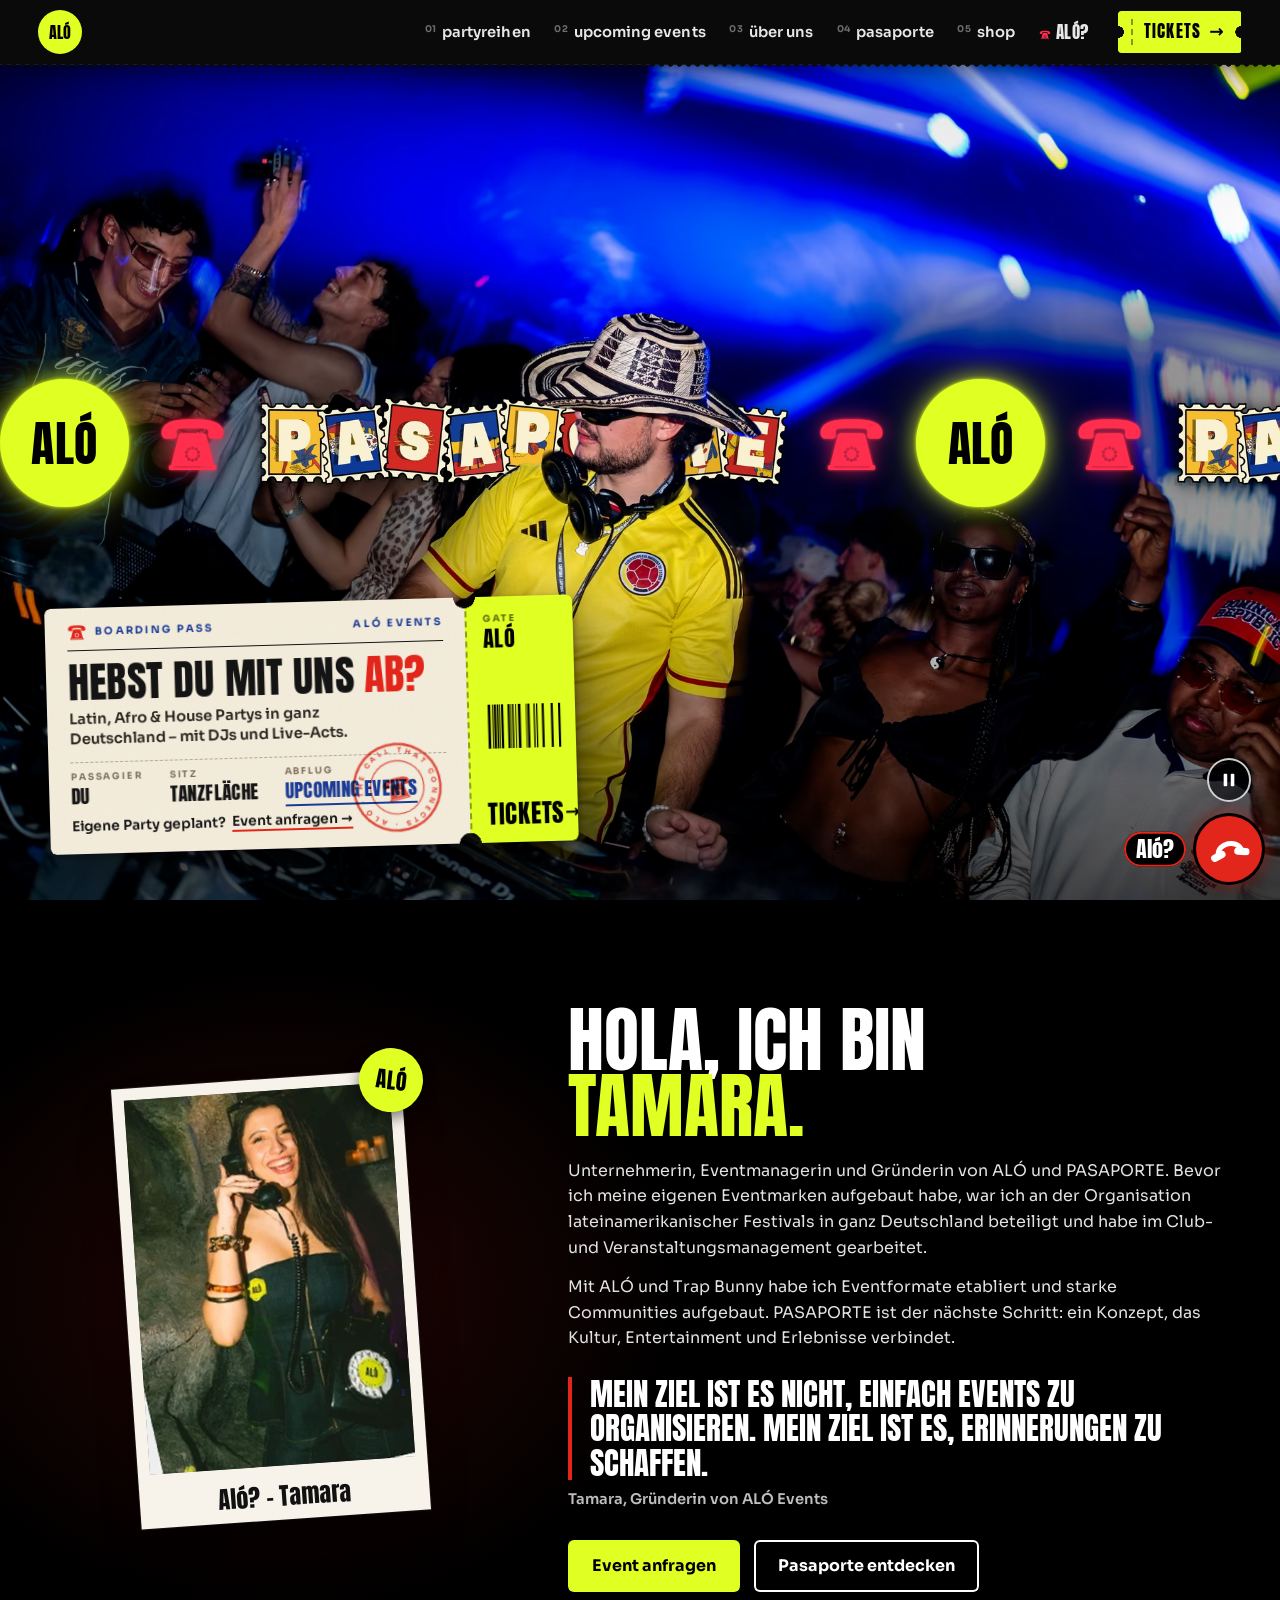
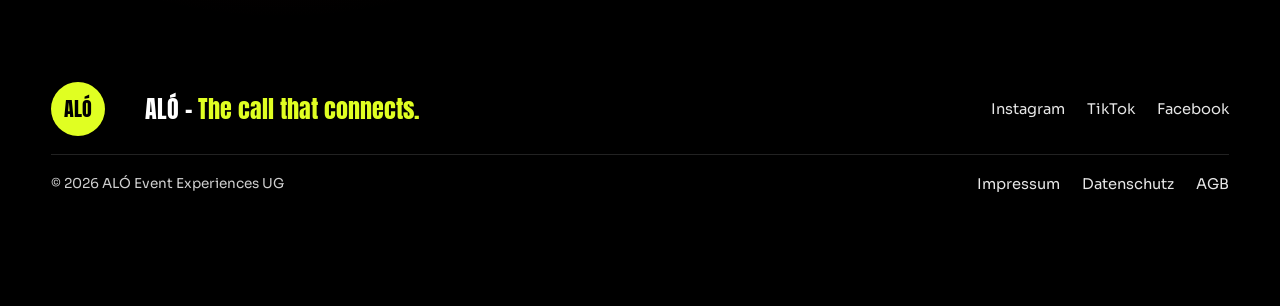
<file: alo-startseite.html>
<!DOCTYPE html>
<html lang="de"><head><meta charset="utf-8"><title>ALÓ Events</title><meta http-equiv="refresh" content="0; url=index.html"><link rel="canonical" href="index.html"><meta name="robots" content="noindex"></head><body><a href="index.html">Weiter zur Startseite</a></body></html>
</file>
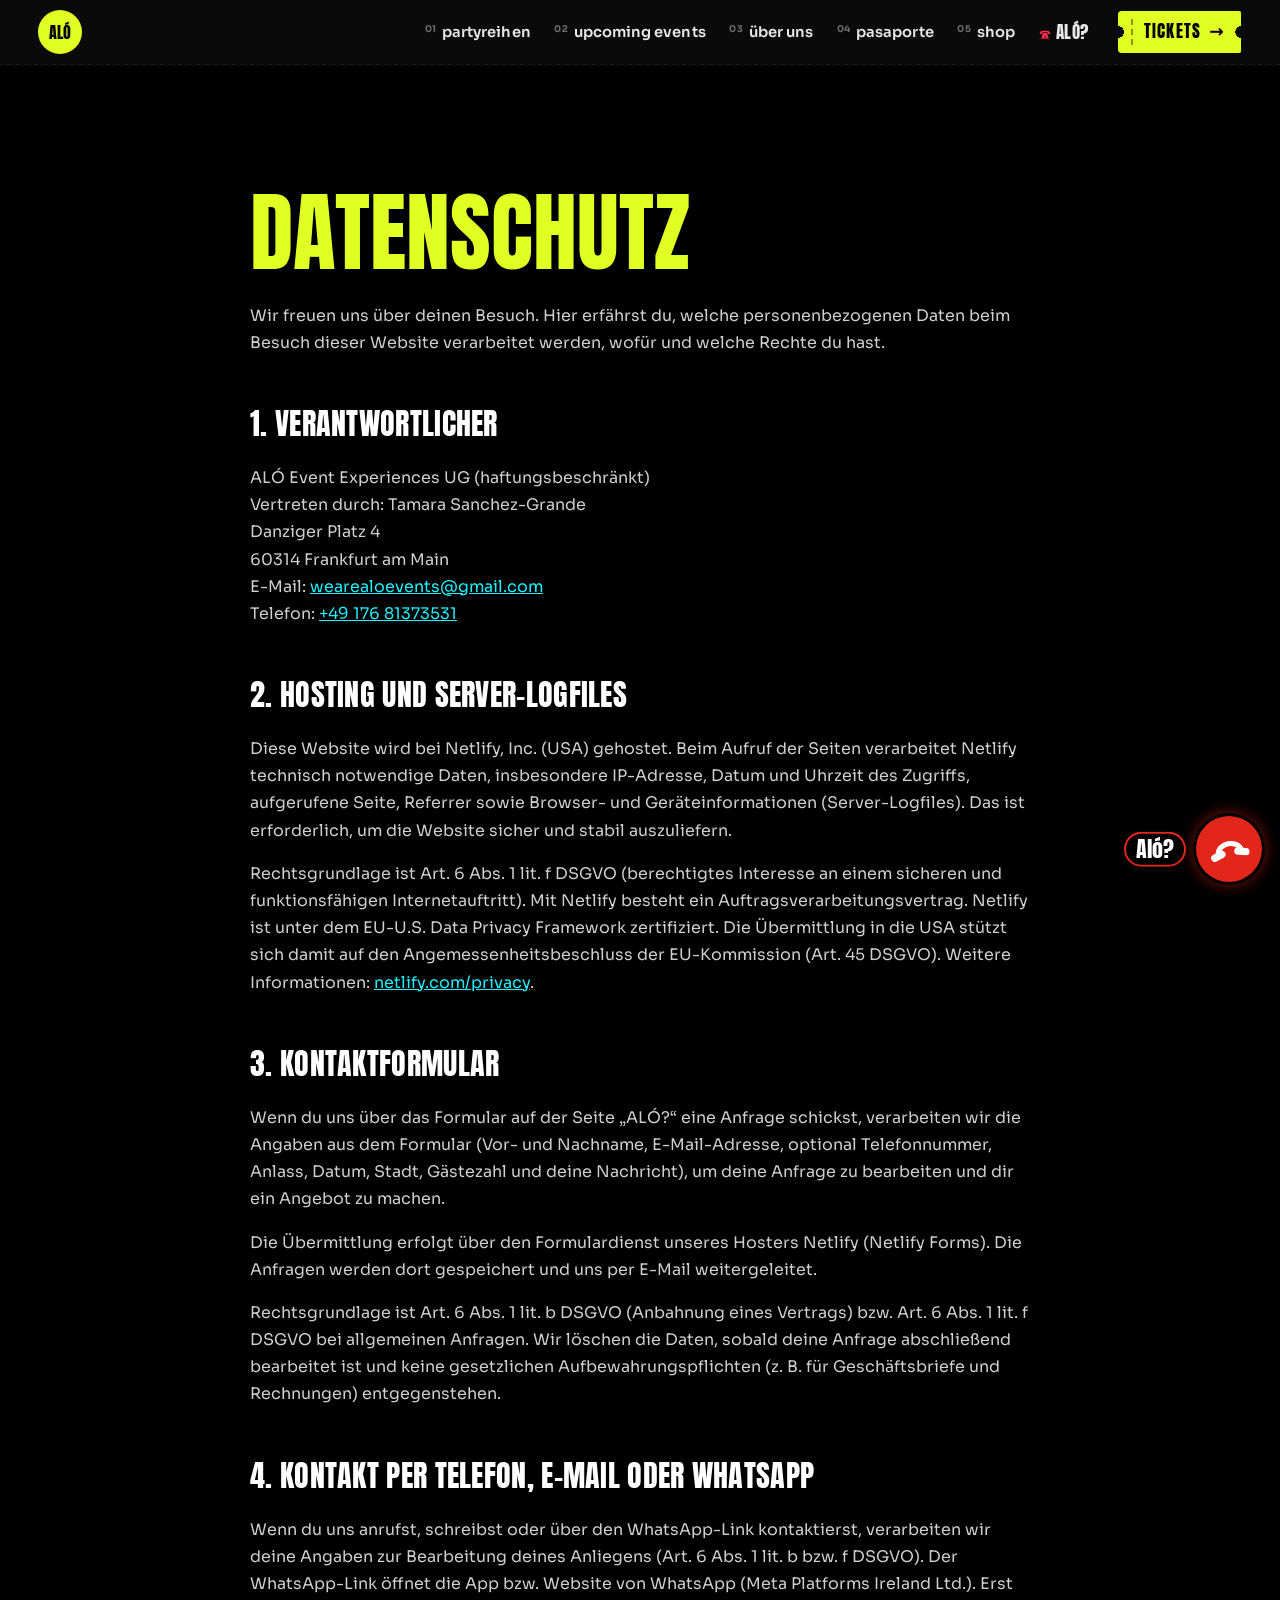
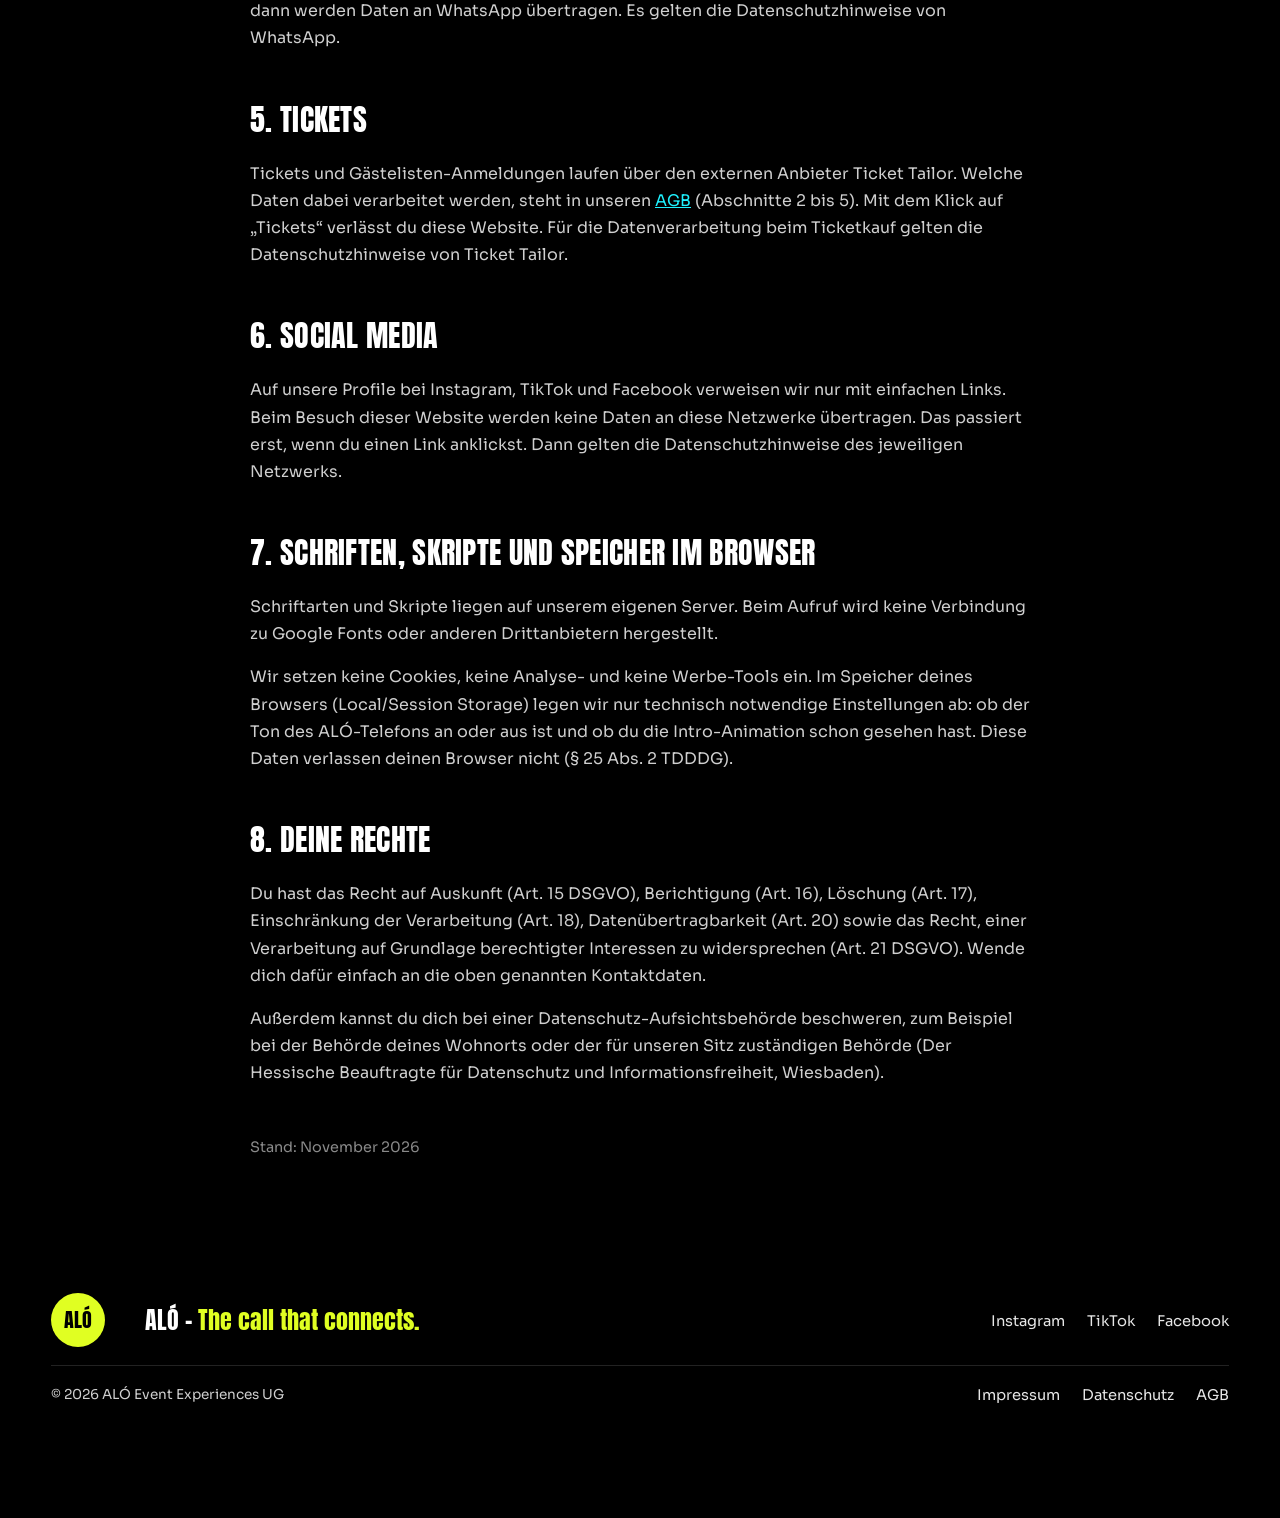
<file: datenschutz.html>
<!DOCTYPE html>
<html lang="de">
<head>
<meta charset="utf-8">
<meta name="viewport" content="width=device-width, initial-scale=1">
<title>Datenschutz | ALÓ Events</title>
<meta name="description" content="Datenschutzerklärung der ALÓ Event Experiences UG (haftungsbeschränkt): welche Daten diese Website verarbeitet und welche Rechte du hast.">
<meta property="og:type" content="website">
<meta property="og:locale" content="de_DE">
<meta property="og:title" content="Datenschutz – ALÓ Events">
<meta property="og:description" content="Datenschutzerklärung der ALÓ Event Experiences UG (haftungsbeschränkt): welche Daten diese Website verarbeitet und welche Rechte du hast.">
<meta name="theme-color" content="#000000">
<script>(function(d){var c=d.classList,rm=false,seen=false,force=/[?&]intro=1/.test(location.search);
try{rm=window.matchMedia('(prefers-reduced-motion: reduce)').matches}catch(e){}
try{seen=sessionStorage.getItem((window.ALO_KEY||'alo-intro-gesehen'))==='1'}catch(e){}
if(!rm)c.add('js-in');
if(force||(!rm&&!seen))c.add('op-on');
setTimeout(function(){if(!window.__aloOp)c.remove('op-on');if(!window.__aloPage)c.remove('js-in')},2600)})(document.documentElement);</script>
<link rel="preconnect" href="https://static.wixstatic.com">
<style>/* Schriften lokal (DSGVO: keine Verbindung zu Google) */
@font-face{font-family:"Anton";font-weight:400;font-style:normal;font-display:swap;src:url("fonts/anton-latin-400-normal.woff2") format("woff2")}
@font-face{font-family:"Sora";font-weight:400;font-style:normal;font-display:swap;src:url("fonts/sora-latin-400-normal.woff2") format("woff2")}
@font-face{font-family:"Sora";font-weight:600;font-style:normal;font-display:swap;src:url("fonts/sora-latin-600-normal.woff2") format("woff2")}
@font-face{font-family:"Sora";font-weight:700;font-style:normal;font-display:swap;src:url("fonts/sora-latin-700-normal.woff2") format("woff2")}</style>
<style>
/* ---------- Basis (alle Entwürfe) ---------- */
*,*::before,*::after{box-sizing:border-box}
html{-webkit-text-size-adjust:100%;text-size-adjust:100%}
body{margin:0;min-height:100vh;-webkit-font-smoothing:antialiased}
img,svg,video,canvas{display:block;max-width:100%}
a{color:inherit}
.shape-defs{position:absolute;width:0;height:0;overflow:hidden}
.skip{position:absolute;left:-9999px;top:0;z-index:300;padding:12px 16px;background:#fff;color:#111;font:600 15px/1 system-ui,sans-serif}
.skip:focus{left:12px;top:12px}
:focus-visible{outline:3px solid var(--focus,#E0FF22);outline-offset:3px}
.pic{display:block;width:100%;height:100%;object-fit:cover;background:#151515}

/* ALÓ-Punkt (Logo wie auf alo-events.com: Lime-Kreis, schwarze Schrift) */
.alo-dot{display:inline-grid;place-items:center;aspect-ratio:1/1;border-radius:50%;background:#E0FF22;color:#000;
  font-family:"Anton",Impact,sans-serif;font-weight:400;line-height:1;text-decoration:none}

/* ---------- Intro-Overlay ---------- */
.intro{display:none}
html.op-on .intro{display:block;position:fixed;inset:0;z-index:150;background:#000;touch-action:none;overflow:hidden;cursor:pointer}
html.js-in [data-in]{opacity:0}

/* ---------- Präsentations-Leiste (nicht Teil des Designs) ---------- */
.demo{position:fixed;right:12px;bottom:12px;z-index:120;display:flex;align-items:center;gap:2px;padding:4px;border-radius:999px;
  background:rgba(30,30,30,.9);box-shadow:0 2px 10px rgba(0,0,0,.35);font:600 12px/1 system-ui,-apple-system,sans-serif}
.demo span{color:#bdbdbd;padding:0 6px 0 8px;font-weight:500}
.demo a,.demo button{color:#f2f2f2;padding:8px 10px;border-radius:999px;text-decoration:none;background:none;border:0;font:inherit;cursor:pointer}
.demo a[aria-current="page"]{background:#E0FF22;color:#000}
.demo :focus-visible{outline:2px solid #f2f2f2;outline-offset:1px}
@media (max-width:520px){.demo span{display:none}.demo{right:8px;bottom:8px}}

@media (prefers-reduced-motion:reduce){
  html.js-in [data-in]{opacity:1}
  *{scroll-behavior:auto!important}
}

/* ---------- Neon-Grundlagen (Startseite, alle Varianten) ---------- */
:root{--lime:#E0FF22;--red:#FF2E4D;--pink:#ED1566;--cyan:#1EF2FF;
  --display:"Anton",Impact,sans-serif;--text:"Sora",system-ui,sans-serif}
body{background:#000;color:#fff;font-family:var(--text);font-size:1rem;line-height:1.6}

.top{position:relative;z-index:8;display:flex;align-items:center;justify-content:space-between;gap:24px;padding:14px clamp(16px,4vw,56px)}
.top .alo-dot{width:54px;font-size:20px}
.nav{display:flex;align-items:center;gap:clamp(18px,2.8vw,44px)}
.nav ul{display:flex;gap:clamp(16px,2.4vw,34px);list-style:none;margin:0;padding:0}
.nav a{text-decoration:none;font-weight:600;font-size:.95rem}
.nav ul a:hover{color:var(--lime)}
.nav-cta{background:var(--lime);color:#000;padding:10px 20px;border-radius:6px;font-weight:700!important}
.menu-btn{display:none}

/* Neonschild = H1. Glas-Röhre (glow) + heller Kern (core) */
.sign{margin:0;font-weight:400}
/* Anton ragt mit dem Akzent auf dem Ó ca. 0,19 em über die Zeile – plus Leuchten: deshalb 0,3 em Luft nach oben */
.sign-art{display:flex;align-items:flex-end;width:max-content;max-width:100%;line-height:1;padding-top:calc(var(--sign) * .3);margin-left:-.035em;user-select:none}
.tube{position:relative;display:block;color:transparent;font-family:var(--display);white-space:nowrap}
.tube::after{content:attr(data-t);position:absolute;left:0;bottom:0;pointer-events:none}
.t-alo{font-size:var(--sign)}
.t-alo .glow{-webkit-text-stroke:.03em var(--lime);filter:drop-shadow(0 0 .02em var(--lime)) drop-shadow(0 0 .1em rgba(224,255,34,.8)) drop-shadow(0 0 .26em rgba(224,255,34,.42))}
.t-alo::after{-webkit-text-stroke:.008em #F7FFD6}
.t-ev{font-size:calc(var(--sign) * .34);rotate:-7deg;margin:0 0 .34em .14em}
.t-ev .glow{-webkit-text-stroke:.05em var(--pink);filter:drop-shadow(0 0 .04em var(--pink)) drop-shadow(0 0 .2em rgba(237,21,102,.85))}
.t-ev::after{-webkit-text-stroke:.014em #FFD4E4}
.sign-art.off .glow{-webkit-text-stroke-color:#2D3311;filter:none}
.sign-art.off .t-ev .glow{-webkit-text-stroke-color:#3A1020}
.sign-art.off .tube::after{opacity:0}
.sign .sub{display:block;font:600 clamp(1.02rem,1.3vw,1.25rem)/1.35 var(--text);margin-top:clamp(10px,1.6vh,18px)}

.ctas{display:flex;flex-wrap:wrap;gap:12px 14px;margin-top:clamp(18px,3vh,30px)}
.btn{display:inline-flex;align-items:center;min-height:52px;padding:0 24px;border-radius:6px;font-weight:700;text-decoration:none;font-size:1rem}
.btn-main{background:var(--lime);color:#000}
.btn-main:hover{background:#efff7a}
.btn-alt{box-shadow:inset 0 0 0 2px #fff;color:#fff}
.btn-alt:hover{box-shadow:inset 0 0 0 2px var(--lime);color:var(--lime)}

.series-h{margin:0;font:600 .9rem/1.2 var(--text);color:#cfcfcf}

/* ---------- Partyreihen-Streifen ---------- */
.tile{position:relative;display:block;min-width:0;text-decoration:none;color:#fff;--c:var(--lime)}
.tile-lime{--c:var(--lime)}.tile-red{--c:var(--red)}.tile-cyan{--c:var(--cyan)}
.slice{position:relative;display:block;height:100%;transform:skewX(var(--sk,-8deg));overflow:hidden;border:2px solid var(--c);border-radius:4px;
  box-shadow:0 0 10px var(--c),0 0 34px -6px var(--c);transition:transform .45s cubic-bezier(.2,.8,.2,1),box-shadow .45s}
.slice .pic{position:absolute;inset:0;width:100%;height:100%;transform:skewX(calc(var(--sk,-8deg) * -1)) scale(1.3);transition:filter .45s}
.tile-red .slice::before{content:"";position:absolute;inset:0;z-index:1;background:linear-gradient(180deg,#FF1F3D,#FF3A55 55%,#C0122E);mix-blend-mode:multiply;opacity:.5;pointer-events:none}
.slice::after{content:"";position:absolute;inset:0;z-index:1;background:linear-gradient(0deg,rgba(0,0,0,.88),rgba(0,0,0,.45) 55%,rgba(0,0,0,.25));opacity:0;transition:opacity .35s}
.label{position:absolute;inset:0;z-index:2;display:grid;place-items:center;transform:skewX(calc(var(--sk,-8deg) * -1));opacity:0;translate:0 16px;transition:opacity .3s,translate .45s cubic-bezier(.2,.8,.2,1)}
.label .v{position:relative;display:block;color:transparent;font-family:var(--display);font-size:var(--lab,clamp(2.6rem,4.2vw,4.6rem));line-height:1;white-space:nowrap}
.label.vert .v{writing-mode:vertical-rl;rotate:180deg}
.label.short .v{font-size:calc(var(--lab,clamp(2.6rem,4.2vw,4.6rem)) * 1.55)}
.label .glow{-webkit-text-stroke:.03em var(--c);filter:drop-shadow(0 0 .03em var(--c)) drop-shadow(0 0 .16em var(--c))}
.label .v::after{content:attr(data-t);position:absolute;left:0;top:0;-webkit-text-stroke:.01em #fff}
.tag{position:absolute;left:0;right:0;bottom:16px;z-index:2;transform:skewX(calc(var(--sk,-8deg) * -1));text-align:center;font-weight:700;font-size:.88rem;opacity:0;transition:opacity .3s .05s}
a.tile .tag{text-decoration:underline;text-decoration-color:var(--c);text-decoration-thickness:2px;text-underline-offset:5px}
.tile:hover .slice,.tile:focus-visible .slice{transform:skewX(var(--sk,-8deg)) translateY(-18px);box-shadow:0 0 14px var(--c),0 0 70px -2px var(--c)}
.tile:hover .slice::after,.tile:focus-visible .slice::after{opacity:1}
.tile:hover .label,.tile:focus-visible .label{opacity:1;translate:0 0}
.tile:hover .tag,.tile:focus-visible .tag{opacity:1}
.tile:focus-visible{outline:none}
.tile:focus-visible .slice{outline:3px solid #fff;outline-offset:4px}
@media (hover:none){
  .slice::after{opacity:.8}
  .label,.tag{opacity:1;translate:0 0}
}
@media (prefers-reduced-motion:reduce){
  .slice,.label{transition:none}
}

@media (max-width:980px){
  .menu-btn{display:inline-flex;align-items:center;font:700 1rem var(--text);background:none;border:2px solid #fff;color:#fff;padding:8px 16px;border-radius:6px;cursor:pointer}
  .nav{display:none;position:absolute;top:100%;left:12px;right:12px;flex-direction:column;align-items:flex-start;gap:18px;padding:22px;background:#0b0b0b;border:2px solid var(--lime);border-radius:10px}
  .nav ul{flex-direction:column;gap:14px}
  .nav a{font-size:1.1rem}
  .nav-open .nav{display:flex}
}

/* Farbvarianten der Neonröhre (Unterseiten) */
.tube.pink .glow{-webkit-text-stroke:.03em var(--pink);filter:drop-shadow(0 0 .02em var(--pink)) drop-shadow(0 0 .1em rgba(237,21,102,.85)) drop-shadow(0 0 .26em rgba(237,21,102,.45))}
.tube.pink::after{-webkit-text-stroke:.008em #FFD9E6}
.tube.red .glow{-webkit-text-stroke:.03em var(--phone,#E3261B);filter:drop-shadow(0 0 .02em #FF3B2E) drop-shadow(0 0 .1em rgba(255,59,46,.85)) drop-shadow(0 0 .26em rgba(255,59,46,.45))}
.tube.red::after{-webkit-text-stroke:.008em #FFE0DC}

/* ---------- Seitenweit: Telefon, Spiralkabel, Footer ---------- */
:root{--phone:#E3261B}
.demo{right:auto;left:12px}
@media (max-width:560px){.demo{left:8px;right:84px;bottom:14px;overflow-x:auto;scrollbar-width:none}.demo a,.demo button{padding:8px 8px;white-space:nowrap}}
.nav a[aria-current="page"]{color:var(--lime,#E0FF22)}

/* Spiralkabel als Trenner */
.cord{display:block;width:100%;height:26px;background:url("data:image/svg+xml,%3Csvg xmlns=%22http://www.w3.org/2000/svg%22 viewBox=%220 0 13.0 24%22 width=%2213.0%22 height=%2224%22%3E%3Cpath d=%22M-26.00 3.45 L-27.07 3.51 L-28.12 3.70 L-29.13 4.00 L-30.09 4.42 L-30.97 4.94 L-31.76 5.57 L-32.45 6.29 L-33.02 7.10 L-33.47 7.97 L-33.77 8.90 L-33.92 9.88 L-33.93 10.88 L-33.77 11.91 L-33.46 12.93 L-32.99 13.94 L-32.36 14.93 L-31.59 15.87 L-30.68 16.75 L-29.63 17.57 L-28.46 18.30 L-27.19 18.95 L-25.83 19.50 L-24.39 19.94 L-22.89 20.26 L-21.35 20.46 L-19.78 20.55 L-18.22 20.51 L-16.66 20.35 L-15.15 20.07 L-13.68 19.67 L-12.29 19.16 L-10.98 18.55 L-9.78 17.84 L-8.69 17.05 L-7.72 16.19 L-6.90 15.27 L-6.22 14.30 L-5.69 13.30 L-5.32 12.28 L-5.11 11.25 L-5.06 10.24 L-5.16 9.25 L-5.41 8.30 L-5.80 7.40 L-6.33 6.57 L-6.98 5.82 L-7.73 5.16 L-8.59 4.59 L-9.52 4.14 L-10.51 3.79 L-11.55 3.56 L-12.61 3.46 L-13.69 3.48 L-14.74 3.62 L-15.77 3.88 L-16.75 4.25 L-17.66 4.74 L-18.49 5.33 L-19.22 6.02 L-19.83 6.80 L-20.32 7.65 L-20.68 8.56 L-20.89 9.52 L-20.94 10.52 L-20.85 11.54 L-20.59 12.56 L-20.18 13.58 L-19.61 14.58 L-18.89 15.53 L-18.02 16.44 L-17.02 17.28 L-15.90 18.05 L-14.66 18.73 L-13.33 19.31 L-11.91 19.79 L-10.43 20.16 L-8.90 20.40 L-7.35 20.53 L-5.78 20.54 L-4.22 20.42 L-2.69 20.18 L-1.20 19.82 L0.22 19.35 L1.56 18.78 L2.80 18.11 L3.94 17.35 L4.95 16.51 L5.82 15.61 L6.55 14.65 L7.14 13.66 L7.56 12.65 L7.83 11.62 L7.94 10.60 L7.90 9.60 L7.70 8.64 L7.36 7.72 L6.88 6.86 L6.27 6.08 L5.55 5.39 L4.73 4.79 L3.83 4.29 L2.85 3.90 L1.83 3.63 L0.77 3.48 L-0.30 3.45 L-1.37 3.55 L-2.41 3.77 L-3.40 4.10 L-4.34 4.55 L-5.20 5.11 L-5.97 5.77 L-6.63 6.51 L-7.16 7.33 L-7.57 8.23 L-7.83 9.17 L-7.94 10.16 L-7.90 11.17 L-7.70 12.20 L-7.34 13.22 L-6.83 14.22 L-6.16 15.19 L-5.35 16.12 L-4.40 16.99 L-3.32 17.78 L-2.12 18.50 L-0.82 19.11 L0.57 19.63 L2.03 20.04 L3.54 20.33 L5.09 20.50 L6.66 20.55 L8.22 20.48 L9.76 20.28 L11.27 19.97 L12.71 19.54 L14.09 19.00 L15.37 18.36 L16.54 17.63 L17.60 16.82 L18.52 15.94 L19.31 15.00 L19.94 14.02 L20.43 13.01 L20.75 11.99 L20.92 10.97 L20.93 9.96 L20.79 8.98 L20.50 8.04 L20.06 7.16 L19.50 6.35 L18.82 5.63 L18.04 4.99 L17.16 4.45 L16.21 4.03 L15.20 3.71 L14.15 3.52 L13.09 3.45 L12.02 3.50 L10.96 3.68 L9.95 3.97 L8.99 4.38 L8.10 4.90 L7.30 5.52 L6.60 6.23 L6.02 7.03 L5.56 7.90 L5.25 8.83 L5.08 9.80 L5.07 10.80 L5.21 11.83 L5.51 12.85 L5.97 13.86 L6.58 14.85 L7.34 15.79 L8.25 16.68 L9.28 17.51 L10.44 18.25 L11.70 18.90 L13.06 19.46 L14.50 19.90 L15.99 20.24 L17.53 20.45 L19.09 20.55 L20.66 20.52 L22.21 20.36 L23.73 20.09 L25.20 19.70 L26.60 19.20 L27.92 18.60 L29.13 17.90 L30.23 17.12 L31.21 16.26 L32.04 15.34 L32.73 14.38 L33.27 13.38 L33.65 12.36 L33.88 11.33 L33.94 10.32 L33.86 9.33 L33.62 8.37 L33.24 7.47 L32.72 6.64 L32.08 5.88 L31.33 5.21 L30.48 4.63 L29.56 4.17 L28.57 3.81 L27.53 3.58 L26.47 3.46 L25.40 3.47 L24.34 3.60 L23.31 3.85 L22.33 4.22 L21.41 4.70 L20.57 5.28 L19.84 5.97 L19.21 6.73 L18.71 7.58 L18.35 8.49 L18.12 9.44 L18.06 10.44 L18.14 11.46 L18.38 12.48 L18.79 13.50 L19.34 14.50 L20.05 15.46 L20.91 16.37 L21.89 17.22 L23.01 17.99 L24.24 18.68 L25.56 19.27 L26.97 19.76 L28.45 20.13 L29.97 20.39 L31.53 20.53 L33.10 20.54 L34.66 20.43 L36.19 20.20 L37.68 19.86 L39.11 19.40 L40.45 18.83 L41.71 18.16 L42.85 17.41 L43.87 16.58 L44.76 15.68 L45.50 14.73 L46.09 13.74 L46.53 12.73 L46.82 11.70 L46.94 10.68 L46.91 9.68 L46.72 8.71 L46.39 7.79 L45.92 6.93 L45.32 6.14 L44.61 5.44 L43.80 4.83 L42.90 4.32 L41.93 3.93 L40.91 3.65 L39.86 3.49%22 fill=%22none%22 stroke=%22%23E3261B%22 stroke-width=%221.9%22 stroke-linecap=%22round%22 stroke-linejoin=%22round%22/%3E%3C/svg%3E") repeat-x 0 50%/auto 26px;filter:drop-shadow(0 0 5px rgba(227,38,27,.55))}

/* Telefon-Button */
.phone{position:fixed;right:18px;bottom:18px;z-index:130;font-family:"Sora",system-ui,sans-serif}
.phone-btn{position:relative;display:grid;place-items:center;width:66px;height:66px;border-radius:50%;border:0;cursor:pointer;
  background:var(--phone);color:#fff;box-shadow:0 0 0 3px #000,0 0 18px rgba(227,38,27,.75),0 8px 22px rgba(0,0,0,.5);transition:transform .25s}
.phone-btn:hover{transform:scale(1.06)}
.phone-btn:focus-visible{outline:3px solid #fff;outline-offset:4px}
.phone-btn .handset{width:40px;height:auto;transform:rotate(-12deg);transition:transform .35s cubic-bezier(.2,.8,.2,1)}
.phone.is-open .phone-btn .handset{transform:translateY(-7px) rotate(-34deg)}
.phone-btn-txt{position:absolute;right:76px;top:50%;translate:0 -50%;white-space:nowrap;font:400 1.35rem/1 "Anton",Impact,sans-serif;color:#fff;
  background:#000;padding:7px 12px 6px;border-radius:999px;box-shadow:inset 0 0 0 2px var(--phone);pointer-events:none}
.ring-wave{position:absolute;inset:0;border-radius:50%;border:3px solid var(--phone);opacity:0;pointer-events:none}
.phone.ringing .phone-btn .handset{animation:alo-ring .7s ease-in-out 2}
.phone.ringing .ring-wave{animation:alo-wave 1.2s ease-out 1}
.phone.ringing .ring-wave + .ring-wave{animation-delay:.25s}
@keyframes alo-ring{0%,100%{transform:rotate(-12deg)}10%,30%,50%,70%{transform:rotate(-24deg)}20%,40%,60%,80%{transform:rotate(0deg)}}
@keyframes alo-wave{0%{opacity:.9;transform:scale(1)}100%{opacity:0;transform:scale(2.1)}}

/* Panel mit Wählscheibe */
.phone-panel{position:absolute;right:0;bottom:84px;width:min(380px,calc(100vw - 36px));padding:18px 18px 16px;border-radius:18px;background:#0c0c0c;color:#fff;
  box-shadow:0 0 0 2px var(--phone),0 0 40px -6px rgba(227,38,27,.7),0 24px 60px rgba(0,0,0,.6)}
.phone-panel[hidden]{display:none}
.pp-head{display:flex;align-items:flex-start;justify-content:space-between;gap:12px}
.pp-title{margin:0;font:400 2rem/1 "Anton",Impact,sans-serif;color:var(--lime,#E0FF22)}
.pp-title span{display:block;margin-top:6px;font:600 .95rem/1.35 "Sora",sans-serif;color:#fff}
.pp-close{flex:none;width:40px;height:40px;border-radius:50%;border:0;background:#222;color:#fff;font:700 1.4rem/1 system-ui,sans-serif;cursor:pointer}
.pp-close:hover{background:#333}
.pp-dial{width:min(250px,64vw);margin:12px auto 6px}
.dial{display:block;width:100%;height:auto;touch-action:none;user-select:none}
.dial .wheel{will-change:transform}
.dial-hit{fill:transparent;cursor:grab}
.dial-hit:active{cursor:grabbing}
.dial-num{font:400 22px "Anton",Impact,sans-serif;fill:#9a8f80}
.dial-num.on{fill:var(--phone)}
.dial-logo{font:400 40px "Anton",Impact,sans-serif;fill:#000}
.pp-hint{margin:2px 0 8px;font-size:.85rem;color:#bdbdbd;text-align:center}
.pp-list{list-style:none;margin:0;padding:0;display:grid;gap:6px}
.pp-list a{display:flex;align-items:center;gap:12px;min-height:46px;padding:6px 12px 6px 6px;border-radius:10px;background:#181818;text-decoration:none;font-weight:700;color:#fff}
.pp-list a b{display:grid;place-items:center;width:34px;height:34px;border-radius:50%;background:#F4EEE4;color:var(--phone);font:400 1.15rem/1 "Anton",Impact,sans-serif}
.pp-list a small{margin-left:auto;font-weight:500;font-size:.78rem;color:#9d9d9d}
.pp-list a:hover,.pp-list a:focus-visible,.pp-list a.is-dialing{background:#262626;box-shadow:inset 0 0 0 2px var(--lime,#E0FF22)}
.pp-list a:focus-visible{outline:none}
.pp-note{margin:8px 0 0;font-size:.85rem;color:#ffd3cf}
.pp-foot{display:flex;justify-content:flex-end;margin-top:10px}
.pp-sound{border:0;background:none;color:#bdbdbd;font:600 .82rem "Sora",sans-serif;cursor:pointer;padding:6px 4px;text-decoration:underline;text-underline-offset:4px}
.pp-sound[aria-pressed="true"]{color:var(--lime,#E0FF22)}
@media (max-width:560px){
  .phone{right:12px;bottom:12px}
  .phone-btn{width:60px;height:60px}
  .phone-btn-txt{display:none}
  .phone-panel{position:fixed;left:8px;right:8px;bottom:84px;width:auto;max-height:calc(100svh - 100px);overflow:auto}
}
@media (prefers-reduced-motion:reduce){
  .phone-btn,.phone-btn .handset{transition:none}
  .phone.ringing .phone-btn .handset,.phone.ringing .ring-wave{animation:none}
}

/* Footer */
.foot{position:relative;background:#000;color:#cfcfcf;padding:0 0 calc(110px + env(safe-area-inset-bottom));font-family:"Sora",system-ui,sans-serif}
.foot .cord{margin-bottom:34px}
.foot-in{display:grid;grid-template-columns:auto 1fr auto;gap:18px 40px;align-items:center;padding:0 clamp(16px,4vw,56px)}
.foot .alo-dot{width:54px;font-size:20px;color:#000}
.foot-claim{margin:0;font:400 1.5rem/1.1 "Anton",Impact,sans-serif;color:#fff}
.foot-claim span{color:var(--lime,#E0FF22)}
.foot ul{display:flex;flex-wrap:wrap;gap:8px 22px;list-style:none;margin:0;padding:0}
.foot a{color:#e6e6e6;text-decoration:none;font-size:.92rem}
.foot a:hover{color:var(--lime,#E0FF22)}
.foot-legal{grid-column:1/-1;display:flex;flex-wrap:wrap;justify-content:space-between;gap:10px 24px;padding-top:18px;border-top:1px solid #222;font-size:.85rem}
.foot-legal p{margin:0}
@media (max-width:760px){.foot-in{grid-template-columns:1fr}}

/* ================= Kontakt: ALÓ? ================= */
.wrap{padding:0 clamp(16px,4vw,56px)}
.k-hero{position:relative;display:grid;grid-template-columns:minmax(0,1.1fr) minmax(0,.9fr);gap:24px clamp(24px,4vw,64px);align-items:center;
  min-height:min(80svh,780px);padding-bottom:clamp(20px,4vh,40px);--sign:clamp(7rem,15vw,16rem)}
.k-hero .sign-art .tube + .tube{margin-left:.04em}
.k-hero .sign .sub{font-size:clamp(1.1rem,1.6vw,1.45rem)}
.k-intro{max-width:46ch;margin:1rem 0 0;color:#e6e6e6}
.direct{margin:clamp(20px,3.5vh,34px) 0 0}
.direct h2{margin:0 0 8px;font:700 .95rem/1.2 var(--text);color:#bdbdbd}
.direct ul{display:flex;flex-wrap:wrap;gap:10px;list-style:none;margin:0;padding:0}
.direct li > *{display:inline-flex;align-items:center;gap:10px;min-height:46px;padding:0 16px;border-radius:999px;background:#141414;box-shadow:inset 0 0 0 2px #2b2b2b;text-decoration:none;font-weight:600;font-size:.95rem}
.direct a:hover{box-shadow:inset 0 0 0 2px var(--lime)}
.direct .soon{color:#8f8f8f}
.direct b{color:var(--lime);font-weight:700}
.k-photo{position:relative;margin:0;justify-self:end;width:min(100%,460px);aspect-ratio:3/4;border-radius:260px 260px 16px 16px;overflow:hidden;
  box-shadow:0 0 0 2px var(--phone),0 0 50px -6px rgba(227,38,27,.65)}
.k-photo .pic{object-position:40% 45%}
.k-photo::after{content:"";position:absolute;inset:0;background:linear-gradient(0deg,rgba(0,0,0,.55),transparent 40%)}
.k-photo figcaption{position:absolute;left:0;right:0;bottom:18px;z-index:2;text-align:center;font:400 1.6rem/1 var(--display);text-transform:uppercase}
.k-photo figcaption span{color:var(--lime)}

/* Anruf-Formular */
.call{display:grid;grid-template-columns:minmax(240px,.7fr) minmax(0,1.3fr);gap:32px clamp(24px,5vw,80px);align-items:start;padding:clamp(40px,8vh,90px) 0 clamp(50px,9vh,100px)}
.call h2{margin:0 0 10px;font:400 clamp(2.2rem,4.4vw,3.8rem)/1 var(--display);text-transform:uppercase}
.call h2 span{color:var(--phone)}
.line{position:sticky;top:24px;padding:22px;border-radius:16px;background:#0c0c0c;box-shadow:inset 0 0 0 2px #232323}
.line .handset-big{display:block;width:150px;height:auto;margin:6px 0 14px;color:var(--phone);transform:rotate(-8deg);transition:transform .45s cubic-bezier(.2,.8,.2,1)}
.line.live .handset-big{transform:translateY(-8px) rotate(-26deg)}
.line.done .handset-big{transform:rotate(0)}
.line-state{margin:0;font-weight:700}
.line-state .dot{display:inline-block;width:10px;height:10px;margin-right:8px;border-radius:50%;background:#555;vertical-align:1px}
.line.live .line-state .dot{background:var(--lime);box-shadow:0 0 10px var(--lime)}
.line.done .line-state .dot{background:var(--phone)}
.line-time{margin:4px 0 0;font:400 2.4rem/1 var(--display);font-variant-numeric:tabular-nums;color:#fff}
.line-note{margin:14px 0 0;font-size:.9rem;color:#bdbdbd}

form{display:grid;gap:26px}
fieldset{margin:0;padding:0;border:0;min-width:0}
legend{display:flex;align-items:center;gap:12px;padding:0;margin:0 0 12px;font:400 1.6rem/1 var(--display);text-transform:uppercase}
legend b{display:grid;place-items:center;width:34px;height:34px;border-radius:50%;background:#F4EEE4;color:var(--phone);font:400 1.1rem/1 var(--display)}
.grid2{display:grid;grid-template-columns:1fr 1fr;gap:14px}
.grid3{display:grid;grid-template-columns:1fr 1fr 1fr;gap:14px}
.f label{display:block;margin-bottom:6px;font-weight:600;font-size:.92rem}
.f label i{font-style:normal;color:var(--lime)}
input[type=text],input[type=email],input[type=tel],input[type=date],select,textarea{width:100%;min-height:50px;padding:12px 14px;border-radius:10px;border:2px solid #2e2e2e;background:#111;color:#fff;font:400 1rem/1.4 var(--text);color-scheme:dark}
textarea{min-height:140px;resize:vertical}
input:focus,select:focus,textarea:focus{outline:none;border-color:var(--lime);box-shadow:0 0 0 3px rgba(224,255,34,.2)}
.chips{display:flex;flex-wrap:wrap;gap:10px}
.chips input{position:absolute;opacity:0;pointer-events:none}
.chips label{display:inline-flex;align-items:center;min-height:46px;padding:0 18px;border-radius:999px;background:#141414;box-shadow:inset 0 0 0 2px #2e2e2e;font-weight:600;font-size:.95rem;cursor:pointer}
.chips input:checked + label{background:var(--lime);color:#000;box-shadow:none}
.chips input:focus-visible + label{outline:3px solid #fff;outline-offset:2px}
.consent{display:flex;gap:12px;align-items:flex-start;font-size:.92rem;color:#d6d6d6}
.consent input{width:22px;height:22px;margin:1px 0 0;accent-color:var(--lime)}
.consent a{color:#fff}
.send{display:flex;flex-wrap:wrap;align-items:center;gap:14px 20px}
.btn-hang{display:inline-flex;align-items:center;gap:12px;min-height:56px;padding:0 26px;border:0;border-radius:999px;background:var(--phone);color:#fff;font:700 1.06rem var(--text);cursor:pointer;
  box-shadow:0 0 22px rgba(227,38,27,.55)}
.btn-hang:hover{background:#ff3a2e}
.btn-hang:focus-visible{outline:3px solid #fff;outline-offset:3px}
.btn-hang .handset{width:34px;height:auto}
.send small{color:#9d9d9d}

.sent{padding:clamp(24px,4vw,44px);border-radius:16px;box-shadow:inset 0 0 0 2px var(--lime),0 0 40px -12px rgba(224,255,34,.55)}
.sent[hidden]{display:none}
.sent h3{margin:0 0 10px;font:400 clamp(2rem,4vw,3.2rem)/1 var(--display);text-transform:uppercase;color:var(--lime)}
.sent p{margin:0 0 12px;max-width:50ch}
.sent .draft{color:#9d9d9d;font-size:.88rem}
.sent .btn{margin-top:8px}

@media (max-width:980px){
  .k-hero{grid-template-columns:1fr;min-height:0;--sign:clamp(5.4rem,26vw,9rem)}
  .k-photo{justify-self:center;width:min(86vw,400px)}
  .call{grid-template-columns:1fr}
  .line{position:relative;top:0;display:grid;grid-template-columns:auto 1fr;gap:4px 18px;align-items:center}
  .line .handset-big{width:90px;margin:0;grid-row:span 3}
  .line-note{grid-column:1/-1}
}
@media (max-width:560px){.grid2,.grid3{grid-template-columns:1fr}}
@media (prefers-reduced-motion:reduce){.line .handset-big{transition:none}}
</style>
<style>/* Rechtstexte */
.legal{max-width:780px;margin:0 auto;padding:clamp(120px,16vw,190px) 0 clamp(60px,10vw,120px)}
.legal h1{font-family:var(--display);font-weight:400;text-transform:uppercase;font-size:clamp(44px,8vw,88px);line-height:.95;margin:0 0 28px;color:#E0FF22}
.legal h2{font-family:var(--display);font-weight:400;text-transform:uppercase;font-size:clamp(22px,3vw,30px);letter-spacing:.01em;margin:44px 0 10px}
.legal h3{font-size:1.02rem;margin:26px 0 6px}
.legal p,.legal li{color:#cfcfcf;line-height:1.7}
.legal a{color:#1EF2FF}
.legal ul{padding-left:1.2em}
.legal .stand{color:#8a8a8a;font-size:.9rem;margin-top:48px}
.legal mark.todo{background:#E0FF22;color:#000;padding:0 .3em;border-radius:3px;font-weight:600}
</style>
<style>/* Echte Wählscheibe (aus dem Telefonfoto) im Kontakt-Telefon */
.rdial{position:relative;aspect-ratio:1;width:100%;touch-action:none;user-select:none;-webkit-user-select:none;filter:drop-shadow(0 10px 18px rgba(0,0,0,.55))}
.rdial .rd-l{position:absolute;inset:0;width:100%;height:100%;display:block;pointer-events:none}
.rdial .rd-num{position:absolute;inset:0;width:100%;height:100%;pointer-events:none}
.rdial .rd-num text{font:700 17px "Sora",system-ui,sans-serif;fill:#EDE6D6;text-anchor:middle}
.rdial .wheel{position:absolute;inset:0;transform-origin:50% 50%;will-change:transform}
.rdial .rd-top{z-index:2}
.rdial .dial-hit{position:absolute;width:13.5%;aspect-ratio:1;border-radius:50%;translate:-50% -50%;cursor:grab;z-index:3}
.rdial .dial-hit:active{cursor:grabbing}
</style>
<meta name="robots" content="noindex, nofollow">
<link rel="icon" href="data:image/svg+xml,%3Csvg xmlns='http://www.w3.org/2000/svg' viewBox='0 0 64 64'%3E%3Ccircle cx='32' cy='32' r='32' fill='%23E0FF22'/%3E%3C/svg%3E">
<link rel="stylesheet" href="css/layered.css">
</head>
<body>

<a class="skip" href="#main">Zum Inhalt springen</a>
<header class="top">
  <a class="alo-dot" href="index.html" data-home aria-label="ALÓ Events, zur Startseite">ALÓ</a>
  <button class="menu-btn" type="button" data-menu aria-expanded="false" aria-controls="nav">Menü</button>
  <nav class="nav" id="nav" aria-label="Hauptmenü"><ul><li><a href="partys.html">partyreihen</a></li><li><a href="termine.html">upcoming events</a></li><li><a href="index.html#ueber-uns">über uns</a></li><li><a href="pasaporte.html">pasaporte</a></li><li><a href="shop.html">shop</a></li><li><a href="kontakt.html">ALÓ?</a></li></ul><a class="nav-cta" href="https://www.tickettailor.com/all-tickets/aloevents/">Tickets</a></nav>
</header>

<main id="main" class="wrap">
<article class="legal" aria-labelledby="legal-title">
<h1 id="legal-title">Datenschutz</h1>
<p>Wir freuen uns über deinen Besuch. Hier erfährst du, welche personenbezogenen Daten beim Besuch dieser Website verarbeitet werden, wofür und welche Rechte du hast.</p>

<h2>1. Verantwortlicher</h2>
<p>ALÓ Event Experiences UG (haftungsbeschränkt)<br>Vertreten durch: Tamara Sanchez-Grande<br>Danziger Platz 4<br>60314 Frankfurt am Main<br>
E-Mail: <a href="mailto:wearealoevents@gmail.com">wearealoevents@gmail.com</a><br>Telefon: <a href="tel:+4917681373531">+49 176 81373531</a></p>

<h2>2. Hosting und Server-Logfiles</h2>
<p>Diese Website wird bei Netlify, Inc. (USA) gehostet. Beim Aufruf der Seiten verarbeitet Netlify technisch notwendige Daten, insbesondere IP-Adresse, Datum und Uhrzeit des Zugriffs, aufgerufene Seite, Referrer sowie Browser- und Geräteinformationen (Server-Logfiles). Das ist erforderlich, um die Website sicher und stabil auszuliefern.</p>
<p>Rechtsgrundlage ist Art. 6 Abs. 1 lit. f DSGVO (berechtigtes Interesse an einem sicheren und funktionsfähigen Internetauftritt). Mit Netlify besteht ein Auftragsverarbeitungsvertrag. Netlify ist unter dem EU-U.S. Data Privacy Framework zertifiziert. Die Übermittlung in die USA stützt sich damit auf den Angemessenheitsbeschluss der EU-Kommission (Art. 45 DSGVO). Weitere Informationen: <a href="https://www.netlify.com/privacy/" rel="noopener">netlify.com/privacy</a>.</p>

<h2>3. Kontaktformular</h2>
<p>Wenn du uns über das Formular auf der Seite „ALÓ?“ eine Anfrage schickst, verarbeiten wir die Angaben aus dem Formular (Vor- und Nachname, E-Mail-Adresse, optional Telefonnummer, Anlass, Datum, Stadt, Gästezahl und deine Nachricht), um deine Anfrage zu bearbeiten und dir ein Angebot zu machen.</p>
<p>Die Übermittlung erfolgt über den Formulardienst unseres Hosters Netlify (Netlify Forms). Die Anfragen werden dort gespeichert und uns per E-Mail weitergeleitet.</p>
<p>Rechtsgrundlage ist Art. 6 Abs. 1 lit. b DSGVO (Anbahnung eines Vertrags) bzw. Art. 6 Abs. 1 lit. f DSGVO bei allgemeinen Anfragen. Wir löschen die Daten, sobald deine Anfrage abschließend bearbeitet ist und keine gesetzlichen Aufbewahrungspflichten (z.&nbsp;B. für Geschäftsbriefe und Rechnungen) entgegenstehen.</p>

<h2>4. Kontakt per Telefon, E-Mail oder WhatsApp</h2>
<p>Wenn du uns anrufst, schreibst oder über den WhatsApp-Link kontaktierst, verarbeiten wir deine Angaben zur Bearbeitung deines Anliegens (Art. 6 Abs. 1 lit. b bzw. f DSGVO). Der WhatsApp-Link öffnet die App bzw. Website von WhatsApp (Meta Platforms Ireland Ltd.). Erst dann werden Daten an WhatsApp übertragen. Es gelten die Datenschutzhinweise von WhatsApp.</p>

<h2>5. Tickets</h2>
<p>Tickets und Gästelisten-Anmeldungen laufen über den externen Anbieter Ticket Tailor. Welche Daten dabei verarbeitet werden, steht in unseren <a href="agb.html">AGB</a> (Abschnitte 2 bis 5). Mit dem Klick auf „Tickets“ verlässt du diese Website. Für die Datenverarbeitung beim Ticketkauf gelten die Datenschutzhinweise von Ticket Tailor.</p>

<h2>6. Social Media</h2>
<p>Auf unsere Profile bei Instagram, TikTok und Facebook verweisen wir nur mit einfachen Links. Beim Besuch dieser Website werden keine Daten an diese Netzwerke übertragen. Das passiert erst, wenn du einen Link anklickst. Dann gelten die Datenschutzhinweise des jeweiligen Netzwerks.</p>

<h2>7. Schriften, Skripte und Speicher im Browser</h2>
<p>Schriftarten und Skripte liegen auf unserem eigenen Server. Beim Aufruf wird keine Verbindung zu Google Fonts oder anderen Drittanbietern hergestellt.</p>
<p>Wir setzen keine Cookies, keine Analyse- und keine Werbe-Tools ein. Im Speicher deines Browsers (Local/Session Storage) legen wir nur technisch notwendige Einstellungen ab: ob der Ton des ALÓ-Telefons an oder aus ist und ob du die Intro-Animation schon gesehen hast. Diese Daten verlassen deinen Browser nicht (§ 25 Abs. 2 TDDDG).</p>

<h2>8. Deine Rechte</h2>
<p>Du hast das Recht auf Auskunft (Art. 15 DSGVO), Berichtigung (Art. 16), Löschung (Art. 17), Einschränkung der Verarbeitung (Art. 18), Datenübertragbarkeit (Art. 20) sowie das Recht, einer Verarbeitung auf Grundlage berechtigter Interessen zu widersprechen (Art. 21 DSGVO). Wende dich dafür einfach an die oben genannten Kontaktdaten.</p>
<p>Außerdem kannst du dich bei einer Datenschutz-Aufsichtsbehörde beschweren, zum Beispiel bei der Behörde deines Wohnorts oder der für unseren Sitz zuständigen Behörde (Der Hessische Beauftragte für Datenschutz und Informationsfreiheit, Wiesbaden).</p>

<p class="stand">Stand: November 2026</p>
</article>
</main>

<footer class="foot"><div class="foot-in"><a class="alo-dot" href="index.html" data-home aria-label="ALÓ Events, zur Startseite">ALÓ</a><p class="foot-claim">ALÓ – <span>The call that connects.</span></p><ul aria-label="Social Media"><li><a href="https://www.instagram.com/wearealoevents/">Instagram</a></li><li><a href="https://www.tiktok.com/@alo.events">TikTok</a></li><li><a href="https://www.facebook.com/wearealoevents">Facebook</a></li></ul><div class="foot-legal"><p>© 2026 ALÓ Event Experiences UG</p><ul aria-label="Rechtliches"><li><a href="impressum.html">Impressum</a></li><li><a href="datenschutz.html" aria-current="page">Datenschutz</a></li><li><a href="agb.html">AGB</a></li></ul></div></div></footer>
<div class="phone" id="alo-phone"><button class="phone-btn" type="button" aria-expanded="false" aria-controls="phone-panel" aria-label="Aló? Anrufen und Kontakt öffnen"><span class="ring-wave" aria-hidden="true"></span><span class="ring-wave" aria-hidden="true"></span><svg class="handset" viewBox="0 0 120 64" aria-hidden="true" focusable="false"><path d="M24 44 C 30 8, 90 8, 96 44" fill="none" stroke="currentColor" stroke-width="15" stroke-linecap="round"/><rect x="1" y="37" width="46" height="22" rx="11" transform="rotate(-16 24 48)" fill="currentColor"/><rect x="73" y="37" width="46" height="22" rx="11" transform="rotate(16 96 48)" fill="currentColor"/></svg><span class="phone-btn-txt" aria-hidden="true">Aló?</span></button><div class="phone-panel" id="phone-panel" role="dialog" aria-labelledby="phone-title" hidden><div class="pp-head"><p class="pp-title" id="phone-title">Aló?<span>Wohin dürfen wir dich verbinden?</span></p><button class="pp-close" type="button" aria-label="Auflegen und schließen">×</button></div><div class="pp-dial"><div class="dial rdial" aria-hidden="true"><img class="rd-l" src="img/telefon/rd-plate.webp" alt="" draggable="false"><svg class="rd-num" viewBox="0 0 300 300" focusable="false"><text x="192.0" y="66.7">1</text><text x="148.5" y="57.3">2</text><text x="105.7" y="67.8">3</text><text x="71.2" y="96.3">4</text><text x="52.6" y="138.0">5</text><text x="53.4" y="178.7">6</text><text x="74.0" y="220.2">7</text><text x="109.4" y="247.0">8</text><text x="152.5" y="255.6">9</text><text x="192.6" y="246.0">0</text></svg><div class="wheel"><img class="rd-l" src="img/telefon/rd-wheel.webp" alt="" draggable="false"><span class="dial-hit" data-k="1" style="left:63.99%;top:20.05%"></span><span class="dial-hit" data-k="2" style="left:49.5%;top:16.95%"></span><span class="dial-hit" data-k="3" style="left:35.22%;top:20.43%"></span><span class="dial-hit" data-k="4" style="left:23.72%;top:29.95%"></span></div><img class="rd-l rd-top" src="img/telefon/rd-top.webp" alt="" draggable="false"></div></div><p class="pp-hint">Dreh die Scheibe bis zum Anschlag oder wähl direkt:</p><ol class="pp-list"><li><a href="https://www.tickettailor.com/all-tickets/aloevents/" data-k="1"><b>1</b>Tickets</a></li><li><a href="kontakt.html?thema=event#anfrage" data-k="2"><b>2</b>Event anfragen</a></li><li><a href="kontakt.html?thema=liveact#anfrage" data-k="3"><b>3</b>Live-Act buchen</a></li><li><a href="https://wa.me/49XXXXXXXXXX?text=Al%C3%B3%21%20Ich%20habe%20eine%20Frage%20zu%20euren%20Events." data-k="4" data-wa><b>4</b>WhatsApp<small>Nummer folgt</small></a></li></ol><p class="pp-note" hidden>Die WhatsApp-Nummer tragen wir ein, sobald sie feststeht. Bis dahin: <a href="kontakt.html#anfrage">Anfrage schreiben</a>.</p></div></div>
<script src="js/gsap.min.js"></script>
<script>/* ALÓ Events – Seite: Menü, Hero-Auftritt, Präsentations-Leiste */
(function () {
  'use strict';
  var doc = document.documentElement;
  window.__aloPage = true;
  var RM = false;
  try { RM = window.matchMedia('(prefers-reduced-motion: reduce)').matches; } catch (e) {}

  // Startseiten-Variante merken, damit "zurück" von Unterseiten auf die richtige Variante führt (nur Entwurf)
  try {
    if (document.body.hasAttribute('data-home-page')) sessionStorage.setItem('alo-home', location.href.split(/[?#]/)[0]);
    var home = sessionStorage.getItem('alo-home');
    if (home) [].forEach.call(document.querySelectorAll('[data-home]'), function (a) { a.href = home; });
  } catch (e) {}

  // Menü (mobil)
  var btn = document.querySelector('[data-menu]');
  if (btn) {
    var setOpen = function (open) {
      btn.setAttribute('aria-expanded', String(open));
      document.body.classList.toggle('nav-open', open);
    };
    btn.addEventListener('click', function () { setOpen(btn.getAttribute('aria-expanded') !== 'true'); });
    document.addEventListener('keydown', function (e) {
      if (e.key === 'Escape' && btn.getAttribute('aria-expanded') === 'true') { setOpen(false); btn.focus(); }
    });
    var nav = document.getElementById(btn.getAttribute('aria-controls'));
    if (nav) nav.addEventListener('click', function (e) { if (e.target.closest('a')) setOpen(false); });
  }

  // Intro erneut abspielen (nur für die Präsentation)
  var rp = document.querySelector('[data-replay]');
  if (rp) rp.addEventListener('click', function () {
    try { sessionStorage.removeItem((window.ALO_KEY||'alo-intro-gesehen')); } catch (e) {}
    location.href = location.pathname + '?intro=1';
  });

  // Hero-Auftritt: Elemente kommen "auf Takt" (Abstand = Achtelnote bei 150 bpm)
  window.aloHeroIn = function (fromOpener) {
    if (RM || !window.gsap) { doc.classList.remove('js-in'); return; }
    var els = [].slice.call(document.querySelectorAll('[data-in]'));
    doc.classList.remove('js-in');
    var tl = gsap.timeline();
    var hero = document.querySelector('[data-hero]');
    if (fromOpener && hero) tl.from(hero, { scale: 1.06, duration: 0.9, ease: 'power3.out', clearProps: 'transform' }, 0);
    els.forEach(function (el, i) {
      var kind = el.getAttribute('data-in') || 'up';
      var from = { opacity: 0, duration: 0.7, ease: 'power3.out', clearProps: 'transform,opacity' };
      if (kind === 'up') from.y = 26;
      else if (kind === 'down') from.y = -30;
      else if (kind === 'left') from.x = -44;
      else if (kind === 'right') from.x = 44;
      else if (kind === 'scale') { from.scale = 0.88; from.ease = 'back.out(1.6)'; }
      else if (kind === 'spin') { from.rotation = -70; from.x = -60; from.ease = 'power4.out'; from.duration = 1.1; }
      else if (kind === 'fade') { from.duration = 0.5; }
      var at = el.hasAttribute('data-at') ? parseFloat(el.getAttribute('data-at')) : (fromOpener ? 0.1 : 0) + i * 0.1;
      tl.from(el, from, at);
    });
  };
  // Seiten ohne Intro: Merker sofort entfernen, sonst bliebe der Inhalt unsichtbar
  if (doc.classList.contains('op-on') && !document.getElementById('intro')) doc.classList.remove('op-on');
  if (!doc.classList.contains('op-on')) window.aloHeroIn(false);
})();
</script>
<script>/* ALÓ Events – Telefon: Hörer-Button, Wählscheibe, Ton (optional)
 * Jeder Kontakt ist ein Anruf: Button "nimmt ab", die Wählscheibe verbindet mit
 * 1 Tickets, 2 Event anfragen, 3 Live-Act buchen, 4 WhatsApp.
 * Drehen per Ziehen ODER Klick auf ein Loch; daneben immer normale Links (Tastatur, Screenreader).
 */
(function () {
  'use strict';
  var root = document.getElementById('alo-phone');
  if (!root) return;
  var btn = root.querySelector('.phone-btn');
  var panel = root.querySelector('.phone-panel');
  var wheel = root.querySelector('.dial .wheel');
  var svg = root.querySelector('.dial');
  var soundBtn = root.querySelector('.pp-sound');
  var closeBtn = root.querySelector('.pp-close');
  var RM = false;
  try { RM = window.matchMedia('(prefers-reduced-motion: reduce)').matches; } catch (e) {}

  /* Fingerweg je Loch bis zum Anschlag (Grad), passend zu phone_svg.py */
  var TRAVEL = { 1: 94, 2: 120, 3: 146, 4: 172 };
  var STEP = 30;

  /* ---------- Ton: aus, bis man ihn einschaltet ---------- */
  var soundOn = false, ac = null;
  /* Ton entfernt */
  function ctx() {
    if (!ac) { var C = window.AudioContext || window.webkitAudioContext; if (C) ac = new C(); }
    return ac;
  }
  function tick(when) {
    var a = ctx(); if (!a) return;
    var t = a.currentTime + (when || 0), o = a.createOscillator(), g = a.createGain();
    o.type = 'square'; o.frequency.value = 1800;
    g.gain.setValueAtTime(0.0001, t); g.gain.exponentialRampToValueAtTime(0.05, t + 0.002); g.gain.exponentialRampToValueAtTime(0.0001, t + 0.025);
    o.connect(g).connect(a.destination); o.start(t); o.stop(t + 0.03);
  }
  function ring(dur) {
    var a = ctx(); if (!a) return;
    var t = a.currentTime, g = a.createGain(), lfo = a.createOscillator(), lg = a.createGain();
    g.gain.value = 0; g.connect(a.destination);
    [650, 780].forEach(function (f) { var o = a.createOscillator(); o.type = 'triangle'; o.frequency.value = f; o.connect(g); o.start(t); o.stop(t + dur); });
    lfo.frequency.value = 24; lg.gain.value = 0.05; lfo.connect(lg).connect(g.gain); lfo.start(t); lfo.stop(t + dur);
    g.gain.setValueAtTime(0.05, t); g.gain.setValueAtTime(0.05, t + dur - 0.05); g.gain.linearRampToValueAtTime(0, t + dur);
  }
  window.aloSound = { tick: function (w) { if (soundOn) tick(w); }, ring: function (d) { if (soundOn) ring(d || 0.6); } };
  function paintSound() {
    if (!soundBtn) return;
    soundBtn.setAttribute('aria-pressed', String(soundOn));
    soundBtn.textContent = soundOn ? 'Ton an' : 'Ton aus';
  }
  if (soundBtn) soundBtn.addEventListener('click', function () {
    soundOn = !soundOn;
    try { localStorage.setItem('alo-ton', soundOn ? '1' : '0'); } catch (e) {}
    paintSound();
    if (soundOn) { var a = ctx(); if (a && a.resume) a.resume(); tick(0); }
  });
  paintSound();

  /* ---------- Panel öffnen / schließen ---------- */
  function isOpen() { return btn.getAttribute('aria-expanded') === 'true'; }
  function open() {
    panel.hidden = false;
    btn.setAttribute('aria-expanded', 'true');
    root.classList.add('is-open');
    if (soundOn) { var a = ctx(); if (a && a.resume) a.resume(); tick(0); tick(0.06); }
    var first = panel.querySelector('.pp-list a');
    if (first) first.focus({ preventScroll: true });
  }
  function close(returnFocus) {
    panel.hidden = true;
    btn.setAttribute('aria-expanded', 'false');
    root.classList.remove('is-open');
    if (returnFocus) btn.focus();
  }
  btn.addEventListener('click', function () { isOpen() ? close(false) : open(); });
  if (closeBtn) closeBtn.addEventListener('click', function () { close(true); });
  document.addEventListener('keydown', function (e) { if (e.key === 'Escape' && isOpen()) close(true); });
  document.addEventListener('pointerdown', function (e) { if (isOpen() && !root.contains(e.target)) close(false); });
  // andere Seiten-Buttons können das Telefon öffnen: <button data-phone-open>
  [].forEach.call(document.querySelectorAll('[data-phone-open]'), function (el) {
    el.addEventListener('click', function (e) { e.preventDefault(); open(); });
  });

  /* ---------- WhatsApp-Platzhalter ---------- */
  function linkFor(k) { return panel.querySelector('.pp-list a[data-k="' + k + '"]'); }
  function go(a) {
    if (!a) return;
    if (a.hasAttribute('data-wa') && /X{4}/.test(a.getAttribute('href'))) {
      var note = panel.querySelector('.pp-note');
      if (note) { note.hidden = false; }
      return;
    }
    if (a.target === '_blank') window.open(a.href, '_blank', 'noopener'); else window.location.href = a.href;
  }

  /* ---------- Wählscheibe ---------- */
  var angle = 0, busy = false, raf = 0;
  function setAngle(a) { angle = a; if (wheel) wheel.style.transform = 'rotate(' + a + 'deg)'; }
  function animate(from, to, dur, ease, done) {
    cancelAnimationFrame(raf);
    var t0 = performance.now(), lastStep = Math.floor(from / STEP);
    function f(now) {
      var u = Math.min(1, (now - t0) / dur), e = ease(u), a = from + (to - from) * e;
      setAngle(a);
      var s = Math.floor(a / STEP);
      if (s !== lastStep && to < from) { window.aloSound.tick(0); lastStep = s; }
      if (u < 1) raf = requestAnimationFrame(f); else if (done) done();
    }
    raf = requestAnimationFrame(f);
  }
  var easeOut = function (u) { return 1 - Math.pow(1 - u, 3); };
  var linear = function (u) { return u; };
  function springBack(done) {
    // echte Wählscheiben laufen mit gleichmäßigem Tempo zurück (Fliehkraftregler)
    animate(angle, 0, 140 + angle * 3.4, linear, done);
  }
  function dialNumber(k) {
    var a = linkFor(k);
    if (!a || busy) return;
    if (RM || !wheel) { go(a); return; }
    busy = true;
    highlight(k);
    animate(angle, TRAVEL[k], 260 + TRAVEL[k] * 2.2, easeOut, function () {
      springBack(function () { busy = false; go(a); });
    });
  }
  function highlight(k) {
    [].forEach.call(panel.querySelectorAll('.pp-list a'), function (x) { x.classList.toggle('is-dialing', x.getAttribute('data-k') === String(k)); });
  }

  // Ziehen an einem Loch
  var drag = null;
  function pAngle(e) {
    var r = svg.getBoundingClientRect(), cx = r.left + r.width / 2, cy = r.top + r.height / 2;
    return Math.atan2(e.clientX - cx, -(e.clientY - cy)) * 180 / Math.PI;   // 0 = 12 Uhr, im Uhrzeigersinn
  }
  if (svg && wheel) {
    svg.addEventListener('pointerdown', function (e) {
      var hit = e.target.closest ? e.target.closest('.dial-hit') : null;
      if (!hit || busy) return;
      e.preventDefault();
      drag = { k: +hit.getAttribute('data-k'), start: pAngle(e), moved: false, base: angle };
      svg.setPointerCapture(e.pointerId);
      highlight(drag.k);
    });
    svg.addEventListener('pointermove', function (e) {
      if (!drag) return;
      var d = pAngle(e) - drag.start;
      if (d < -180) d += 360; if (d > 180) d -= 360;
      if (Math.abs(d) > 4) drag.moved = true;
      setAngle(Math.max(0, Math.min(TRAVEL[drag.k], d)));
    });
    var end = function () {
      if (!drag) return;
      var k = drag.k, moved = drag.moved, reached = angle >= TRAVEL[k] - 6;
      drag = null;
      if (!moved) { setAngle(0); dialNumber(k); return; }       // Klick ohne Ziehen: automatisch wählen
      busy = true;
      springBack(function () { busy = false; if (reached) go(linkFor(k)); else highlight(0); });
    };
    svg.addEventListener('pointerup', end);
    svg.addEventListener('pointercancel', end);
  }

  // normale Links: Scheibe dreht kurz mit, dann geht's los
  [].forEach.call(panel.querySelectorAll('.pp-list a'), function (a) {
    a.addEventListener('click', function (e) {
      if (e.metaKey || e.ctrlKey || e.shiftKey || e.button === 1) return;
      e.preventDefault();
      dialNumber(+a.getAttribute('data-k'));
    });
  });

  /* ---------- einmal kurz klingeln, damit man den Hörer bemerkt ---------- */
  if (!RM) setTimeout(function () { if (!isOpen()) root.classList.add('ringing'); setTimeout(function () { root.classList.remove('ringing'); }, 1400); }, 2600);
})();
</script>

</body>
</html>
</file>
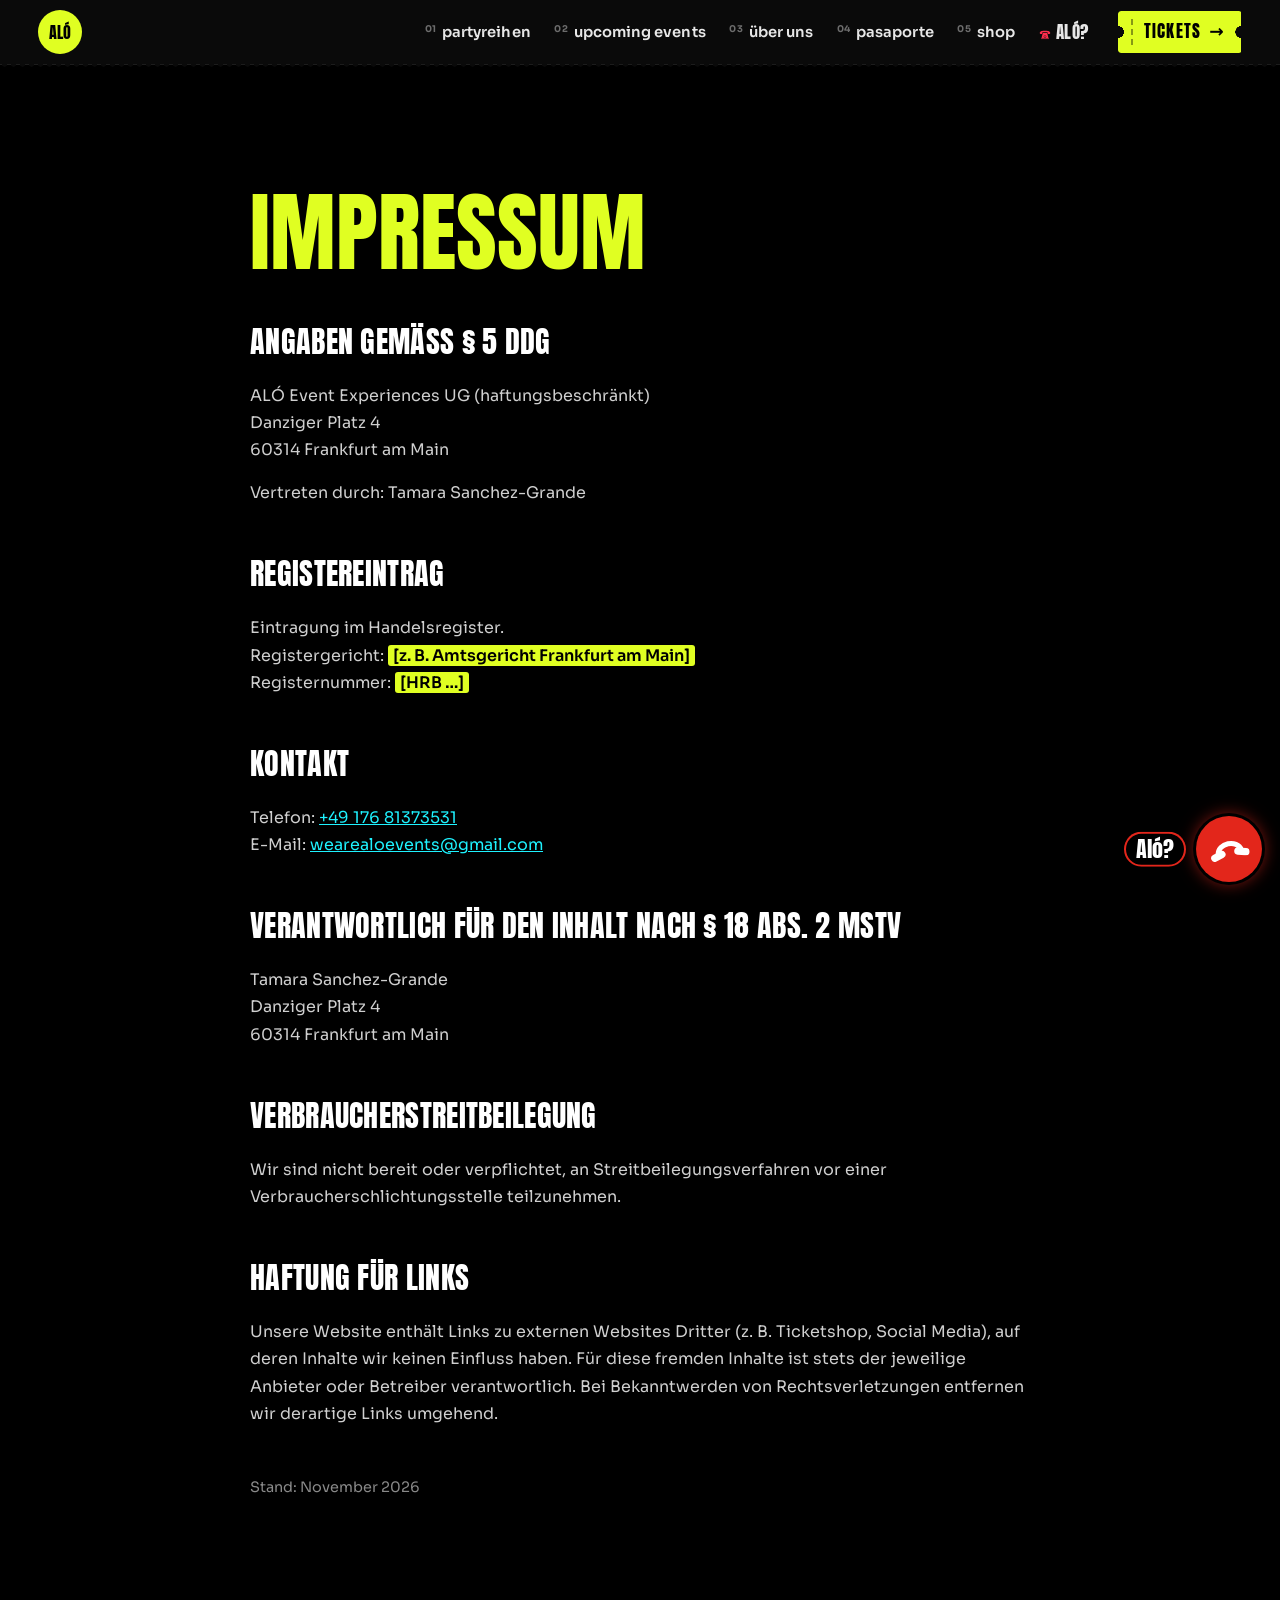
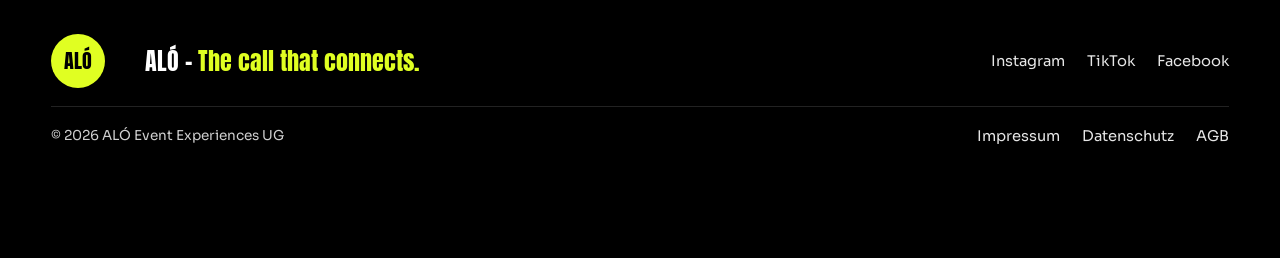
<file: impressum.html>
<!DOCTYPE html>
<html lang="de">
<head>
<meta charset="utf-8">
<meta name="viewport" content="width=device-width, initial-scale=1">
<title>Impressum | ALÓ Events</title>
<meta name="description" content="Impressum der ALÓ Event Experiences UG (haftungsbeschränkt), Frankfurt am Main.">
<meta property="og:type" content="website">
<meta property="og:locale" content="de_DE">
<meta property="og:title" content="Impressum – ALÓ Events">
<meta property="og:description" content="Impressum der ALÓ Event Experiences UG (haftungsbeschränkt), Frankfurt am Main.">
<meta name="theme-color" content="#000000">
<script>(function(d){var c=d.classList,rm=false,seen=false,force=/[?&]intro=1/.test(location.search);
try{rm=window.matchMedia('(prefers-reduced-motion: reduce)').matches}catch(e){}
try{seen=sessionStorage.getItem((window.ALO_KEY||'alo-intro-gesehen'))==='1'}catch(e){}
if(!rm)c.add('js-in');
if(force||(!rm&&!seen))c.add('op-on');
setTimeout(function(){if(!window.__aloOp)c.remove('op-on');if(!window.__aloPage)c.remove('js-in')},2600)})(document.documentElement);</script>
<link rel="preconnect" href="https://static.wixstatic.com">
<style>/* Schriften lokal (DSGVO: keine Verbindung zu Google) */
@font-face{font-family:"Anton";font-weight:400;font-style:normal;font-display:swap;src:url("fonts/anton-latin-400-normal.woff2") format("woff2")}
@font-face{font-family:"Sora";font-weight:400;font-style:normal;font-display:swap;src:url("fonts/sora-latin-400-normal.woff2") format("woff2")}
@font-face{font-family:"Sora";font-weight:600;font-style:normal;font-display:swap;src:url("fonts/sora-latin-600-normal.woff2") format("woff2")}
@font-face{font-family:"Sora";font-weight:700;font-style:normal;font-display:swap;src:url("fonts/sora-latin-700-normal.woff2") format("woff2")}</style>
<style>
/* ---------- Basis (alle Entwürfe) ---------- */
*,*::before,*::after{box-sizing:border-box}
html{-webkit-text-size-adjust:100%;text-size-adjust:100%}
body{margin:0;min-height:100vh;-webkit-font-smoothing:antialiased}
img,svg,video,canvas{display:block;max-width:100%}
a{color:inherit}
.shape-defs{position:absolute;width:0;height:0;overflow:hidden}
.skip{position:absolute;left:-9999px;top:0;z-index:300;padding:12px 16px;background:#fff;color:#111;font:600 15px/1 system-ui,sans-serif}
.skip:focus{left:12px;top:12px}
:focus-visible{outline:3px solid var(--focus,#E0FF22);outline-offset:3px}
.pic{display:block;width:100%;height:100%;object-fit:cover;background:#151515}

/* ALÓ-Punkt (Logo wie auf alo-events.com: Lime-Kreis, schwarze Schrift) */
.alo-dot{display:inline-grid;place-items:center;aspect-ratio:1/1;border-radius:50%;background:#E0FF22;color:#000;
  font-family:"Anton",Impact,sans-serif;font-weight:400;line-height:1;text-decoration:none}

/* ---------- Intro-Overlay ---------- */
.intro{display:none}
html.op-on .intro{display:block;position:fixed;inset:0;z-index:150;background:#000;touch-action:none;overflow:hidden;cursor:pointer}
html.js-in [data-in]{opacity:0}

/* ---------- Präsentations-Leiste (nicht Teil des Designs) ---------- */
.demo{position:fixed;right:12px;bottom:12px;z-index:120;display:flex;align-items:center;gap:2px;padding:4px;border-radius:999px;
  background:rgba(30,30,30,.9);box-shadow:0 2px 10px rgba(0,0,0,.35);font:600 12px/1 system-ui,-apple-system,sans-serif}
.demo span{color:#bdbdbd;padding:0 6px 0 8px;font-weight:500}
.demo a,.demo button{color:#f2f2f2;padding:8px 10px;border-radius:999px;text-decoration:none;background:none;border:0;font:inherit;cursor:pointer}
.demo a[aria-current="page"]{background:#E0FF22;color:#000}
.demo :focus-visible{outline:2px solid #f2f2f2;outline-offset:1px}
@media (max-width:520px){.demo span{display:none}.demo{right:8px;bottom:8px}}

@media (prefers-reduced-motion:reduce){
  html.js-in [data-in]{opacity:1}
  *{scroll-behavior:auto!important}
}

/* ---------- Neon-Grundlagen (Startseite, alle Varianten) ---------- */
:root{--lime:#E0FF22;--red:#FF2E4D;--pink:#ED1566;--cyan:#1EF2FF;
  --display:"Anton",Impact,sans-serif;--text:"Sora",system-ui,sans-serif}
body{background:#000;color:#fff;font-family:var(--text);font-size:1rem;line-height:1.6}

.top{position:relative;z-index:8;display:flex;align-items:center;justify-content:space-between;gap:24px;padding:14px clamp(16px,4vw,56px)}
.top .alo-dot{width:54px;font-size:20px}
.nav{display:flex;align-items:center;gap:clamp(18px,2.8vw,44px)}
.nav ul{display:flex;gap:clamp(16px,2.4vw,34px);list-style:none;margin:0;padding:0}
.nav a{text-decoration:none;font-weight:600;font-size:.95rem}
.nav ul a:hover{color:var(--lime)}
.nav-cta{background:var(--lime);color:#000;padding:10px 20px;border-radius:6px;font-weight:700!important}
.menu-btn{display:none}

/* Neonschild = H1. Glas-Röhre (glow) + heller Kern (core) */
.sign{margin:0;font-weight:400}
/* Anton ragt mit dem Akzent auf dem Ó ca. 0,19 em über die Zeile – plus Leuchten: deshalb 0,3 em Luft nach oben */
.sign-art{display:flex;align-items:flex-end;width:max-content;max-width:100%;line-height:1;padding-top:calc(var(--sign) * .3);margin-left:-.035em;user-select:none}
.tube{position:relative;display:block;color:transparent;font-family:var(--display);white-space:nowrap}
.tube::after{content:attr(data-t);position:absolute;left:0;bottom:0;pointer-events:none}
.t-alo{font-size:var(--sign)}
.t-alo .glow{-webkit-text-stroke:.03em var(--lime);filter:drop-shadow(0 0 .02em var(--lime)) drop-shadow(0 0 .1em rgba(224,255,34,.8)) drop-shadow(0 0 .26em rgba(224,255,34,.42))}
.t-alo::after{-webkit-text-stroke:.008em #F7FFD6}
.t-ev{font-size:calc(var(--sign) * .34);rotate:-7deg;margin:0 0 .34em .14em}
.t-ev .glow{-webkit-text-stroke:.05em var(--pink);filter:drop-shadow(0 0 .04em var(--pink)) drop-shadow(0 0 .2em rgba(237,21,102,.85))}
.t-ev::after{-webkit-text-stroke:.014em #FFD4E4}
.sign-art.off .glow{-webkit-text-stroke-color:#2D3311;filter:none}
.sign-art.off .t-ev .glow{-webkit-text-stroke-color:#3A1020}
.sign-art.off .tube::after{opacity:0}
.sign .sub{display:block;font:600 clamp(1.02rem,1.3vw,1.25rem)/1.35 var(--text);margin-top:clamp(10px,1.6vh,18px)}

.ctas{display:flex;flex-wrap:wrap;gap:12px 14px;margin-top:clamp(18px,3vh,30px)}
.btn{display:inline-flex;align-items:center;min-height:52px;padding:0 24px;border-radius:6px;font-weight:700;text-decoration:none;font-size:1rem}
.btn-main{background:var(--lime);color:#000}
.btn-main:hover{background:#efff7a}
.btn-alt{box-shadow:inset 0 0 0 2px #fff;color:#fff}
.btn-alt:hover{box-shadow:inset 0 0 0 2px var(--lime);color:var(--lime)}

.series-h{margin:0;font:600 .9rem/1.2 var(--text);color:#cfcfcf}

/* ---------- Partyreihen-Streifen ---------- */
.tile{position:relative;display:block;min-width:0;text-decoration:none;color:#fff;--c:var(--lime)}
.tile-lime{--c:var(--lime)}.tile-red{--c:var(--red)}.tile-cyan{--c:var(--cyan)}
.slice{position:relative;display:block;height:100%;transform:skewX(var(--sk,-8deg));overflow:hidden;border:2px solid var(--c);border-radius:4px;
  box-shadow:0 0 10px var(--c),0 0 34px -6px var(--c);transition:transform .45s cubic-bezier(.2,.8,.2,1),box-shadow .45s}
.slice .pic{position:absolute;inset:0;width:100%;height:100%;transform:skewX(calc(var(--sk,-8deg) * -1)) scale(1.3);transition:filter .45s}
.tile-red .slice::before{content:"";position:absolute;inset:0;z-index:1;background:linear-gradient(180deg,#FF1F3D,#FF3A55 55%,#C0122E);mix-blend-mode:multiply;opacity:.5;pointer-events:none}
.slice::after{content:"";position:absolute;inset:0;z-index:1;background:linear-gradient(0deg,rgba(0,0,0,.88),rgba(0,0,0,.45) 55%,rgba(0,0,0,.25));opacity:0;transition:opacity .35s}
.label{position:absolute;inset:0;z-index:2;display:grid;place-items:center;transform:skewX(calc(var(--sk,-8deg) * -1));opacity:0;translate:0 16px;transition:opacity .3s,translate .45s cubic-bezier(.2,.8,.2,1)}
.label .v{position:relative;display:block;color:transparent;font-family:var(--display);font-size:var(--lab,clamp(2.6rem,4.2vw,4.6rem));line-height:1;white-space:nowrap}
.label.vert .v{writing-mode:vertical-rl;rotate:180deg}
.label.short .v{font-size:calc(var(--lab,clamp(2.6rem,4.2vw,4.6rem)) * 1.55)}
.label .glow{-webkit-text-stroke:.03em var(--c);filter:drop-shadow(0 0 .03em var(--c)) drop-shadow(0 0 .16em var(--c))}
.label .v::after{content:attr(data-t);position:absolute;left:0;top:0;-webkit-text-stroke:.01em #fff}
.tag{position:absolute;left:0;right:0;bottom:16px;z-index:2;transform:skewX(calc(var(--sk,-8deg) * -1));text-align:center;font-weight:700;font-size:.88rem;opacity:0;transition:opacity .3s .05s}
a.tile .tag{text-decoration:underline;text-decoration-color:var(--c);text-decoration-thickness:2px;text-underline-offset:5px}
.tile:hover .slice,.tile:focus-visible .slice{transform:skewX(var(--sk,-8deg)) translateY(-18px);box-shadow:0 0 14px var(--c),0 0 70px -2px var(--c)}
.tile:hover .slice::after,.tile:focus-visible .slice::after{opacity:1}
.tile:hover .label,.tile:focus-visible .label{opacity:1;translate:0 0}
.tile:hover .tag,.tile:focus-visible .tag{opacity:1}
.tile:focus-visible{outline:none}
.tile:focus-visible .slice{outline:3px solid #fff;outline-offset:4px}
@media (hover:none){
  .slice::after{opacity:.8}
  .label,.tag{opacity:1;translate:0 0}
}
@media (prefers-reduced-motion:reduce){
  .slice,.label{transition:none}
}

@media (max-width:980px){
  .menu-btn{display:inline-flex;align-items:center;font:700 1rem var(--text);background:none;border:2px solid #fff;color:#fff;padding:8px 16px;border-radius:6px;cursor:pointer}
  .nav{display:none;position:absolute;top:100%;left:12px;right:12px;flex-direction:column;align-items:flex-start;gap:18px;padding:22px;background:#0b0b0b;border:2px solid var(--lime);border-radius:10px}
  .nav ul{flex-direction:column;gap:14px}
  .nav a{font-size:1.1rem}
  .nav-open .nav{display:flex}
}

/* Farbvarianten der Neonröhre (Unterseiten) */
.tube.pink .glow{-webkit-text-stroke:.03em var(--pink);filter:drop-shadow(0 0 .02em var(--pink)) drop-shadow(0 0 .1em rgba(237,21,102,.85)) drop-shadow(0 0 .26em rgba(237,21,102,.45))}
.tube.pink::after{-webkit-text-stroke:.008em #FFD9E6}
.tube.red .glow{-webkit-text-stroke:.03em var(--phone,#E3261B);filter:drop-shadow(0 0 .02em #FF3B2E) drop-shadow(0 0 .1em rgba(255,59,46,.85)) drop-shadow(0 0 .26em rgba(255,59,46,.45))}
.tube.red::after{-webkit-text-stroke:.008em #FFE0DC}

/* ---------- Seitenweit: Telefon, Spiralkabel, Footer ---------- */
:root{--phone:#E3261B}
.demo{right:auto;left:12px}
@media (max-width:560px){.demo{left:8px;right:84px;bottom:14px;overflow-x:auto;scrollbar-width:none}.demo a,.demo button{padding:8px 8px;white-space:nowrap}}
.nav a[aria-current="page"]{color:var(--lime,#E0FF22)}

/* Spiralkabel als Trenner */
.cord{display:block;width:100%;height:26px;background:url("data:image/svg+xml,%3Csvg xmlns=%22http://www.w3.org/2000/svg%22 viewBox=%220 0 13.0 24%22 width=%2213.0%22 height=%2224%22%3E%3Cpath d=%22M-26.00 3.45 L-27.07 3.51 L-28.12 3.70 L-29.13 4.00 L-30.09 4.42 L-30.97 4.94 L-31.76 5.57 L-32.45 6.29 L-33.02 7.10 L-33.47 7.97 L-33.77 8.90 L-33.92 9.88 L-33.93 10.88 L-33.77 11.91 L-33.46 12.93 L-32.99 13.94 L-32.36 14.93 L-31.59 15.87 L-30.68 16.75 L-29.63 17.57 L-28.46 18.30 L-27.19 18.95 L-25.83 19.50 L-24.39 19.94 L-22.89 20.26 L-21.35 20.46 L-19.78 20.55 L-18.22 20.51 L-16.66 20.35 L-15.15 20.07 L-13.68 19.67 L-12.29 19.16 L-10.98 18.55 L-9.78 17.84 L-8.69 17.05 L-7.72 16.19 L-6.90 15.27 L-6.22 14.30 L-5.69 13.30 L-5.32 12.28 L-5.11 11.25 L-5.06 10.24 L-5.16 9.25 L-5.41 8.30 L-5.80 7.40 L-6.33 6.57 L-6.98 5.82 L-7.73 5.16 L-8.59 4.59 L-9.52 4.14 L-10.51 3.79 L-11.55 3.56 L-12.61 3.46 L-13.69 3.48 L-14.74 3.62 L-15.77 3.88 L-16.75 4.25 L-17.66 4.74 L-18.49 5.33 L-19.22 6.02 L-19.83 6.80 L-20.32 7.65 L-20.68 8.56 L-20.89 9.52 L-20.94 10.52 L-20.85 11.54 L-20.59 12.56 L-20.18 13.58 L-19.61 14.58 L-18.89 15.53 L-18.02 16.44 L-17.02 17.28 L-15.90 18.05 L-14.66 18.73 L-13.33 19.31 L-11.91 19.79 L-10.43 20.16 L-8.90 20.40 L-7.35 20.53 L-5.78 20.54 L-4.22 20.42 L-2.69 20.18 L-1.20 19.82 L0.22 19.35 L1.56 18.78 L2.80 18.11 L3.94 17.35 L4.95 16.51 L5.82 15.61 L6.55 14.65 L7.14 13.66 L7.56 12.65 L7.83 11.62 L7.94 10.60 L7.90 9.60 L7.70 8.64 L7.36 7.72 L6.88 6.86 L6.27 6.08 L5.55 5.39 L4.73 4.79 L3.83 4.29 L2.85 3.90 L1.83 3.63 L0.77 3.48 L-0.30 3.45 L-1.37 3.55 L-2.41 3.77 L-3.40 4.10 L-4.34 4.55 L-5.20 5.11 L-5.97 5.77 L-6.63 6.51 L-7.16 7.33 L-7.57 8.23 L-7.83 9.17 L-7.94 10.16 L-7.90 11.17 L-7.70 12.20 L-7.34 13.22 L-6.83 14.22 L-6.16 15.19 L-5.35 16.12 L-4.40 16.99 L-3.32 17.78 L-2.12 18.50 L-0.82 19.11 L0.57 19.63 L2.03 20.04 L3.54 20.33 L5.09 20.50 L6.66 20.55 L8.22 20.48 L9.76 20.28 L11.27 19.97 L12.71 19.54 L14.09 19.00 L15.37 18.36 L16.54 17.63 L17.60 16.82 L18.52 15.94 L19.31 15.00 L19.94 14.02 L20.43 13.01 L20.75 11.99 L20.92 10.97 L20.93 9.96 L20.79 8.98 L20.50 8.04 L20.06 7.16 L19.50 6.35 L18.82 5.63 L18.04 4.99 L17.16 4.45 L16.21 4.03 L15.20 3.71 L14.15 3.52 L13.09 3.45 L12.02 3.50 L10.96 3.68 L9.95 3.97 L8.99 4.38 L8.10 4.90 L7.30 5.52 L6.60 6.23 L6.02 7.03 L5.56 7.90 L5.25 8.83 L5.08 9.80 L5.07 10.80 L5.21 11.83 L5.51 12.85 L5.97 13.86 L6.58 14.85 L7.34 15.79 L8.25 16.68 L9.28 17.51 L10.44 18.25 L11.70 18.90 L13.06 19.46 L14.50 19.90 L15.99 20.24 L17.53 20.45 L19.09 20.55 L20.66 20.52 L22.21 20.36 L23.73 20.09 L25.20 19.70 L26.60 19.20 L27.92 18.60 L29.13 17.90 L30.23 17.12 L31.21 16.26 L32.04 15.34 L32.73 14.38 L33.27 13.38 L33.65 12.36 L33.88 11.33 L33.94 10.32 L33.86 9.33 L33.62 8.37 L33.24 7.47 L32.72 6.64 L32.08 5.88 L31.33 5.21 L30.48 4.63 L29.56 4.17 L28.57 3.81 L27.53 3.58 L26.47 3.46 L25.40 3.47 L24.34 3.60 L23.31 3.85 L22.33 4.22 L21.41 4.70 L20.57 5.28 L19.84 5.97 L19.21 6.73 L18.71 7.58 L18.35 8.49 L18.12 9.44 L18.06 10.44 L18.14 11.46 L18.38 12.48 L18.79 13.50 L19.34 14.50 L20.05 15.46 L20.91 16.37 L21.89 17.22 L23.01 17.99 L24.24 18.68 L25.56 19.27 L26.97 19.76 L28.45 20.13 L29.97 20.39 L31.53 20.53 L33.10 20.54 L34.66 20.43 L36.19 20.20 L37.68 19.86 L39.11 19.40 L40.45 18.83 L41.71 18.16 L42.85 17.41 L43.87 16.58 L44.76 15.68 L45.50 14.73 L46.09 13.74 L46.53 12.73 L46.82 11.70 L46.94 10.68 L46.91 9.68 L46.72 8.71 L46.39 7.79 L45.92 6.93 L45.32 6.14 L44.61 5.44 L43.80 4.83 L42.90 4.32 L41.93 3.93 L40.91 3.65 L39.86 3.49%22 fill=%22none%22 stroke=%22%23E3261B%22 stroke-width=%221.9%22 stroke-linecap=%22round%22 stroke-linejoin=%22round%22/%3E%3C/svg%3E") repeat-x 0 50%/auto 26px;filter:drop-shadow(0 0 5px rgba(227,38,27,.55))}

/* Telefon-Button */
.phone{position:fixed;right:18px;bottom:18px;z-index:130;font-family:"Sora",system-ui,sans-serif}
.phone-btn{position:relative;display:grid;place-items:center;width:66px;height:66px;border-radius:50%;border:0;cursor:pointer;
  background:var(--phone);color:#fff;box-shadow:0 0 0 3px #000,0 0 18px rgba(227,38,27,.75),0 8px 22px rgba(0,0,0,.5);transition:transform .25s}
.phone-btn:hover{transform:scale(1.06)}
.phone-btn:focus-visible{outline:3px solid #fff;outline-offset:4px}
.phone-btn .handset{width:40px;height:auto;transform:rotate(-12deg);transition:transform .35s cubic-bezier(.2,.8,.2,1)}
.phone.is-open .phone-btn .handset{transform:translateY(-7px) rotate(-34deg)}
.phone-btn-txt{position:absolute;right:76px;top:50%;translate:0 -50%;white-space:nowrap;font:400 1.35rem/1 "Anton",Impact,sans-serif;color:#fff;
  background:#000;padding:7px 12px 6px;border-radius:999px;box-shadow:inset 0 0 0 2px var(--phone);pointer-events:none}
.ring-wave{position:absolute;inset:0;border-radius:50%;border:3px solid var(--phone);opacity:0;pointer-events:none}
.phone.ringing .phone-btn .handset{animation:alo-ring .7s ease-in-out 2}
.phone.ringing .ring-wave{animation:alo-wave 1.2s ease-out 1}
.phone.ringing .ring-wave + .ring-wave{animation-delay:.25s}
@keyframes alo-ring{0%,100%{transform:rotate(-12deg)}10%,30%,50%,70%{transform:rotate(-24deg)}20%,40%,60%,80%{transform:rotate(0deg)}}
@keyframes alo-wave{0%{opacity:.9;transform:scale(1)}100%{opacity:0;transform:scale(2.1)}}

/* Panel mit Wählscheibe */
.phone-panel{position:absolute;right:0;bottom:84px;width:min(380px,calc(100vw - 36px));padding:18px 18px 16px;border-radius:18px;background:#0c0c0c;color:#fff;
  box-shadow:0 0 0 2px var(--phone),0 0 40px -6px rgba(227,38,27,.7),0 24px 60px rgba(0,0,0,.6)}
.phone-panel[hidden]{display:none}
.pp-head{display:flex;align-items:flex-start;justify-content:space-between;gap:12px}
.pp-title{margin:0;font:400 2rem/1 "Anton",Impact,sans-serif;color:var(--lime,#E0FF22)}
.pp-title span{display:block;margin-top:6px;font:600 .95rem/1.35 "Sora",sans-serif;color:#fff}
.pp-close{flex:none;width:40px;height:40px;border-radius:50%;border:0;background:#222;color:#fff;font:700 1.4rem/1 system-ui,sans-serif;cursor:pointer}
.pp-close:hover{background:#333}
.pp-dial{width:min(250px,64vw);margin:12px auto 6px}
.dial{display:block;width:100%;height:auto;touch-action:none;user-select:none}
.dial .wheel{will-change:transform}
.dial-hit{fill:transparent;cursor:grab}
.dial-hit:active{cursor:grabbing}
.dial-num{font:400 22px "Anton",Impact,sans-serif;fill:#9a8f80}
.dial-num.on{fill:var(--phone)}
.dial-logo{font:400 40px "Anton",Impact,sans-serif;fill:#000}
.pp-hint{margin:2px 0 8px;font-size:.85rem;color:#bdbdbd;text-align:center}
.pp-list{list-style:none;margin:0;padding:0;display:grid;gap:6px}
.pp-list a{display:flex;align-items:center;gap:12px;min-height:46px;padding:6px 12px 6px 6px;border-radius:10px;background:#181818;text-decoration:none;font-weight:700;color:#fff}
.pp-list a b{display:grid;place-items:center;width:34px;height:34px;border-radius:50%;background:#F4EEE4;color:var(--phone);font:400 1.15rem/1 "Anton",Impact,sans-serif}
.pp-list a small{margin-left:auto;font-weight:500;font-size:.78rem;color:#9d9d9d}
.pp-list a:hover,.pp-list a:focus-visible,.pp-list a.is-dialing{background:#262626;box-shadow:inset 0 0 0 2px var(--lime,#E0FF22)}
.pp-list a:focus-visible{outline:none}
.pp-note{margin:8px 0 0;font-size:.85rem;color:#ffd3cf}
.pp-foot{display:flex;justify-content:flex-end;margin-top:10px}
.pp-sound{border:0;background:none;color:#bdbdbd;font:600 .82rem "Sora",sans-serif;cursor:pointer;padding:6px 4px;text-decoration:underline;text-underline-offset:4px}
.pp-sound[aria-pressed="true"]{color:var(--lime,#E0FF22)}
@media (max-width:560px){
  .phone{right:12px;bottom:12px}
  .phone-btn{width:60px;height:60px}
  .phone-btn-txt{display:none}
  .phone-panel{position:fixed;left:8px;right:8px;bottom:84px;width:auto;max-height:calc(100svh - 100px);overflow:auto}
}
@media (prefers-reduced-motion:reduce){
  .phone-btn,.phone-btn .handset{transition:none}
  .phone.ringing .phone-btn .handset,.phone.ringing .ring-wave{animation:none}
}

/* Footer */
.foot{position:relative;background:#000;color:#cfcfcf;padding:0 0 calc(110px + env(safe-area-inset-bottom));font-family:"Sora",system-ui,sans-serif}
.foot .cord{margin-bottom:34px}
.foot-in{display:grid;grid-template-columns:auto 1fr auto;gap:18px 40px;align-items:center;padding:0 clamp(16px,4vw,56px)}
.foot .alo-dot{width:54px;font-size:20px;color:#000}
.foot-claim{margin:0;font:400 1.5rem/1.1 "Anton",Impact,sans-serif;color:#fff}
.foot-claim span{color:var(--lime,#E0FF22)}
.foot ul{display:flex;flex-wrap:wrap;gap:8px 22px;list-style:none;margin:0;padding:0}
.foot a{color:#e6e6e6;text-decoration:none;font-size:.92rem}
.foot a:hover{color:var(--lime,#E0FF22)}
.foot-legal{grid-column:1/-1;display:flex;flex-wrap:wrap;justify-content:space-between;gap:10px 24px;padding-top:18px;border-top:1px solid #222;font-size:.85rem}
.foot-legal p{margin:0}
@media (max-width:760px){.foot-in{grid-template-columns:1fr}}

/* ================= Kontakt: ALÓ? ================= */
.wrap{padding:0 clamp(16px,4vw,56px)}
.k-hero{position:relative;display:grid;grid-template-columns:minmax(0,1.1fr) minmax(0,.9fr);gap:24px clamp(24px,4vw,64px);align-items:center;
  min-height:min(80svh,780px);padding-bottom:clamp(20px,4vh,40px);--sign:clamp(7rem,15vw,16rem)}
.k-hero .sign-art .tube + .tube{margin-left:.04em}
.k-hero .sign .sub{font-size:clamp(1.1rem,1.6vw,1.45rem)}
.k-intro{max-width:46ch;margin:1rem 0 0;color:#e6e6e6}
.direct{margin:clamp(20px,3.5vh,34px) 0 0}
.direct h2{margin:0 0 8px;font:700 .95rem/1.2 var(--text);color:#bdbdbd}
.direct ul{display:flex;flex-wrap:wrap;gap:10px;list-style:none;margin:0;padding:0}
.direct li > *{display:inline-flex;align-items:center;gap:10px;min-height:46px;padding:0 16px;border-radius:999px;background:#141414;box-shadow:inset 0 0 0 2px #2b2b2b;text-decoration:none;font-weight:600;font-size:.95rem}
.direct a:hover{box-shadow:inset 0 0 0 2px var(--lime)}
.direct .soon{color:#8f8f8f}
.direct b{color:var(--lime);font-weight:700}
.k-photo{position:relative;margin:0;justify-self:end;width:min(100%,460px);aspect-ratio:3/4;border-radius:260px 260px 16px 16px;overflow:hidden;
  box-shadow:0 0 0 2px var(--phone),0 0 50px -6px rgba(227,38,27,.65)}
.k-photo .pic{object-position:40% 45%}
.k-photo::after{content:"";position:absolute;inset:0;background:linear-gradient(0deg,rgba(0,0,0,.55),transparent 40%)}
.k-photo figcaption{position:absolute;left:0;right:0;bottom:18px;z-index:2;text-align:center;font:400 1.6rem/1 var(--display);text-transform:uppercase}
.k-photo figcaption span{color:var(--lime)}

/* Anruf-Formular */
.call{display:grid;grid-template-columns:minmax(240px,.7fr) minmax(0,1.3fr);gap:32px clamp(24px,5vw,80px);align-items:start;padding:clamp(40px,8vh,90px) 0 clamp(50px,9vh,100px)}
.call h2{margin:0 0 10px;font:400 clamp(2.2rem,4.4vw,3.8rem)/1 var(--display);text-transform:uppercase}
.call h2 span{color:var(--phone)}
.line{position:sticky;top:24px;padding:22px;border-radius:16px;background:#0c0c0c;box-shadow:inset 0 0 0 2px #232323}
.line .handset-big{display:block;width:150px;height:auto;margin:6px 0 14px;color:var(--phone);transform:rotate(-8deg);transition:transform .45s cubic-bezier(.2,.8,.2,1)}
.line.live .handset-big{transform:translateY(-8px) rotate(-26deg)}
.line.done .handset-big{transform:rotate(0)}
.line-state{margin:0;font-weight:700}
.line-state .dot{display:inline-block;width:10px;height:10px;margin-right:8px;border-radius:50%;background:#555;vertical-align:1px}
.line.live .line-state .dot{background:var(--lime);box-shadow:0 0 10px var(--lime)}
.line.done .line-state .dot{background:var(--phone)}
.line-time{margin:4px 0 0;font:400 2.4rem/1 var(--display);font-variant-numeric:tabular-nums;color:#fff}
.line-note{margin:14px 0 0;font-size:.9rem;color:#bdbdbd}

form{display:grid;gap:26px}
fieldset{margin:0;padding:0;border:0;min-width:0}
legend{display:flex;align-items:center;gap:12px;padding:0;margin:0 0 12px;font:400 1.6rem/1 var(--display);text-transform:uppercase}
legend b{display:grid;place-items:center;width:34px;height:34px;border-radius:50%;background:#F4EEE4;color:var(--phone);font:400 1.1rem/1 var(--display)}
.grid2{display:grid;grid-template-columns:1fr 1fr;gap:14px}
.grid3{display:grid;grid-template-columns:1fr 1fr 1fr;gap:14px}
.f label{display:block;margin-bottom:6px;font-weight:600;font-size:.92rem}
.f label i{font-style:normal;color:var(--lime)}
input[type=text],input[type=email],input[type=tel],input[type=date],select,textarea{width:100%;min-height:50px;padding:12px 14px;border-radius:10px;border:2px solid #2e2e2e;background:#111;color:#fff;font:400 1rem/1.4 var(--text);color-scheme:dark}
textarea{min-height:140px;resize:vertical}
input:focus,select:focus,textarea:focus{outline:none;border-color:var(--lime);box-shadow:0 0 0 3px rgba(224,255,34,.2)}
.chips{display:flex;flex-wrap:wrap;gap:10px}
.chips input{position:absolute;opacity:0;pointer-events:none}
.chips label{display:inline-flex;align-items:center;min-height:46px;padding:0 18px;border-radius:999px;background:#141414;box-shadow:inset 0 0 0 2px #2e2e2e;font-weight:600;font-size:.95rem;cursor:pointer}
.chips input:checked + label{background:var(--lime);color:#000;box-shadow:none}
.chips input:focus-visible + label{outline:3px solid #fff;outline-offset:2px}
.consent{display:flex;gap:12px;align-items:flex-start;font-size:.92rem;color:#d6d6d6}
.consent input{width:22px;height:22px;margin:1px 0 0;accent-color:var(--lime)}
.consent a{color:#fff}
.send{display:flex;flex-wrap:wrap;align-items:center;gap:14px 20px}
.btn-hang{display:inline-flex;align-items:center;gap:12px;min-height:56px;padding:0 26px;border:0;border-radius:999px;background:var(--phone);color:#fff;font:700 1.06rem var(--text);cursor:pointer;
  box-shadow:0 0 22px rgba(227,38,27,.55)}
.btn-hang:hover{background:#ff3a2e}
.btn-hang:focus-visible{outline:3px solid #fff;outline-offset:3px}
.btn-hang .handset{width:34px;height:auto}
.send small{color:#9d9d9d}

.sent{padding:clamp(24px,4vw,44px);border-radius:16px;box-shadow:inset 0 0 0 2px var(--lime),0 0 40px -12px rgba(224,255,34,.55)}
.sent[hidden]{display:none}
.sent h3{margin:0 0 10px;font:400 clamp(2rem,4vw,3.2rem)/1 var(--display);text-transform:uppercase;color:var(--lime)}
.sent p{margin:0 0 12px;max-width:50ch}
.sent .draft{color:#9d9d9d;font-size:.88rem}
.sent .btn{margin-top:8px}

@media (max-width:980px){
  .k-hero{grid-template-columns:1fr;min-height:0;--sign:clamp(5.4rem,26vw,9rem)}
  .k-photo{justify-self:center;width:min(86vw,400px)}
  .call{grid-template-columns:1fr}
  .line{position:relative;top:0;display:grid;grid-template-columns:auto 1fr;gap:4px 18px;align-items:center}
  .line .handset-big{width:90px;margin:0;grid-row:span 3}
  .line-note{grid-column:1/-1}
}
@media (max-width:560px){.grid2,.grid3{grid-template-columns:1fr}}
@media (prefers-reduced-motion:reduce){.line .handset-big{transition:none}}
</style>
<style>/* Rechtstexte */
.legal{max-width:780px;margin:0 auto;padding:clamp(120px,16vw,190px) 0 clamp(60px,10vw,120px)}
.legal h1{font-family:var(--display);font-weight:400;text-transform:uppercase;font-size:clamp(44px,8vw,88px);line-height:.95;margin:0 0 28px;color:#E0FF22}
.legal h2{font-family:var(--display);font-weight:400;text-transform:uppercase;font-size:clamp(22px,3vw,30px);letter-spacing:.01em;margin:44px 0 10px}
.legal h3{font-size:1.02rem;margin:26px 0 6px}
.legal p,.legal li{color:#cfcfcf;line-height:1.7}
.legal a{color:#1EF2FF}
.legal ul{padding-left:1.2em}
.legal .stand{color:#8a8a8a;font-size:.9rem;margin-top:48px}
.legal mark.todo{background:#E0FF22;color:#000;padding:0 .3em;border-radius:3px;font-weight:600}
</style>
<style>/* Echte Wählscheibe (aus dem Telefonfoto) im Kontakt-Telefon */
.rdial{position:relative;aspect-ratio:1;width:100%;touch-action:none;user-select:none;-webkit-user-select:none;filter:drop-shadow(0 10px 18px rgba(0,0,0,.55))}
.rdial .rd-l{position:absolute;inset:0;width:100%;height:100%;display:block;pointer-events:none}
.rdial .rd-num{position:absolute;inset:0;width:100%;height:100%;pointer-events:none}
.rdial .rd-num text{font:700 17px "Sora",system-ui,sans-serif;fill:#EDE6D6;text-anchor:middle}
.rdial .wheel{position:absolute;inset:0;transform-origin:50% 50%;will-change:transform}
.rdial .rd-top{z-index:2}
.rdial .dial-hit{position:absolute;width:13.5%;aspect-ratio:1;border-radius:50%;translate:-50% -50%;cursor:grab;z-index:3}
.rdial .dial-hit:active{cursor:grabbing}
</style>
<meta name="robots" content="noindex, nofollow">
<link rel="icon" href="data:image/svg+xml,%3Csvg xmlns='http://www.w3.org/2000/svg' viewBox='0 0 64 64'%3E%3Ccircle cx='32' cy='32' r='32' fill='%23E0FF22'/%3E%3C/svg%3E">
<link rel="stylesheet" href="css/layered.css">
</head>
<body>

<a class="skip" href="#main">Zum Inhalt springen</a>
<header class="top">
  <a class="alo-dot" href="index.html" data-home aria-label="ALÓ Events, zur Startseite">ALÓ</a>
  <button class="menu-btn" type="button" data-menu aria-expanded="false" aria-controls="nav">Menü</button>
  <nav class="nav" id="nav" aria-label="Hauptmenü"><ul><li><a href="partys.html">partyreihen</a></li><li><a href="termine.html">upcoming events</a></li><li><a href="index.html#ueber-uns">über uns</a></li><li><a href="pasaporte.html">pasaporte</a></li><li><a href="shop.html">shop</a></li><li><a href="kontakt.html">ALÓ?</a></li></ul><a class="nav-cta" href="https://www.tickettailor.com/all-tickets/aloevents/">Tickets</a></nav>
</header>

<main id="main" class="wrap">
<article class="legal" aria-labelledby="legal-title">
<h1 id="legal-title">Impressum</h1>

<h2>Angaben gemäß § 5 DDG</h2>
<p>ALÓ Event Experiences UG (haftungsbeschränkt)<br>
Danziger Platz 4<br>
60314 Frankfurt am Main</p>
<p>Vertreten durch: Tamara Sanchez-Grande</p>

<h2>Registereintrag</h2>
<p>Eintragung im Handelsregister.<br>
Registergericht: <mark class="todo">[z. B. Amtsgericht Frankfurt am Main]</mark><br>
Registernummer: <mark class="todo">[HRB …]</mark></p>

<h2>Kontakt</h2>
<p>Telefon: <a href="tel:+4917681373531">+49 176 81373531</a><br>
E-Mail: <a href="mailto:wearealoevents@gmail.com">wearealoevents@gmail.com</a></p>

<h2>Verantwortlich für den Inhalt nach § 18 Abs. 2 MStV</h2>
<p>Tamara Sanchez-Grande<br>Danziger Platz 4<br>60314 Frankfurt am Main</p>

<h2>Verbraucherstreitbeilegung</h2>
<p>Wir sind nicht bereit oder verpflichtet, an Streitbeilegungsverfahren vor einer Verbraucherschlichtungsstelle teilzunehmen.</p>

<h2>Haftung für Links</h2>
<p>Unsere Website enthält Links zu externen Websites Dritter (z.&nbsp;B. Ticketshop, Social Media), auf deren Inhalte wir keinen Einfluss haben. Für diese fremden Inhalte ist stets der jeweilige Anbieter oder Betreiber verantwortlich. Bei Bekanntwerden von Rechtsverletzungen entfernen wir derartige Links umgehend.</p>

<p class="stand">Stand: November 2026</p>
</article>
</main>

<footer class="foot"><div class="foot-in"><a class="alo-dot" href="index.html" data-home aria-label="ALÓ Events, zur Startseite">ALÓ</a><p class="foot-claim">ALÓ – <span>The call that connects.</span></p><ul aria-label="Social Media"><li><a href="https://www.instagram.com/wearealoevents/">Instagram</a></li><li><a href="https://www.tiktok.com/@alo.events">TikTok</a></li><li><a href="https://www.facebook.com/wearealoevents">Facebook</a></li></ul><div class="foot-legal"><p>© 2026 ALÓ Event Experiences UG</p><ul aria-label="Rechtliches"><li><a href="impressum.html" aria-current="page">Impressum</a></li><li><a href="datenschutz.html">Datenschutz</a></li><li><a href="agb.html">AGB</a></li></ul></div></div></footer>
<div class="phone" id="alo-phone"><button class="phone-btn" type="button" aria-expanded="false" aria-controls="phone-panel" aria-label="Aló? Anrufen und Kontakt öffnen"><span class="ring-wave" aria-hidden="true"></span><span class="ring-wave" aria-hidden="true"></span><svg class="handset" viewBox="0 0 120 64" aria-hidden="true" focusable="false"><path d="M24 44 C 30 8, 90 8, 96 44" fill="none" stroke="currentColor" stroke-width="15" stroke-linecap="round"/><rect x="1" y="37" width="46" height="22" rx="11" transform="rotate(-16 24 48)" fill="currentColor"/><rect x="73" y="37" width="46" height="22" rx="11" transform="rotate(16 96 48)" fill="currentColor"/></svg><span class="phone-btn-txt" aria-hidden="true">Aló?</span></button><div class="phone-panel" id="phone-panel" role="dialog" aria-labelledby="phone-title" hidden><div class="pp-head"><p class="pp-title" id="phone-title">Aló?<span>Wohin dürfen wir dich verbinden?</span></p><button class="pp-close" type="button" aria-label="Auflegen und schließen">×</button></div><div class="pp-dial"><div class="dial rdial" aria-hidden="true"><img class="rd-l" src="img/telefon/rd-plate.webp" alt="" draggable="false"><svg class="rd-num" viewBox="0 0 300 300" focusable="false"><text x="192.0" y="66.7">1</text><text x="148.5" y="57.3">2</text><text x="105.7" y="67.8">3</text><text x="71.2" y="96.3">4</text><text x="52.6" y="138.0">5</text><text x="53.4" y="178.7">6</text><text x="74.0" y="220.2">7</text><text x="109.4" y="247.0">8</text><text x="152.5" y="255.6">9</text><text x="192.6" y="246.0">0</text></svg><div class="wheel"><img class="rd-l" src="img/telefon/rd-wheel.webp" alt="" draggable="false"><span class="dial-hit" data-k="1" style="left:63.99%;top:20.05%"></span><span class="dial-hit" data-k="2" style="left:49.5%;top:16.95%"></span><span class="dial-hit" data-k="3" style="left:35.22%;top:20.43%"></span><span class="dial-hit" data-k="4" style="left:23.72%;top:29.95%"></span></div><img class="rd-l rd-top" src="img/telefon/rd-top.webp" alt="" draggable="false"></div></div><p class="pp-hint">Dreh die Scheibe bis zum Anschlag oder wähl direkt:</p><ol class="pp-list"><li><a href="https://www.tickettailor.com/all-tickets/aloevents/" data-k="1"><b>1</b>Tickets</a></li><li><a href="kontakt.html?thema=event#anfrage" data-k="2"><b>2</b>Event anfragen</a></li><li><a href="kontakt.html?thema=liveact#anfrage" data-k="3"><b>3</b>Live-Act buchen</a></li><li><a href="https://wa.me/49XXXXXXXXXX?text=Al%C3%B3%21%20Ich%20habe%20eine%20Frage%20zu%20euren%20Events." data-k="4" data-wa><b>4</b>WhatsApp<small>Nummer folgt</small></a></li></ol><p class="pp-note" hidden>Die WhatsApp-Nummer tragen wir ein, sobald sie feststeht. Bis dahin: <a href="kontakt.html#anfrage">Anfrage schreiben</a>.</p></div></div>
<script src="js/gsap.min.js"></script>
<script>/* ALÓ Events – Seite: Menü, Hero-Auftritt, Präsentations-Leiste */
(function () {
  'use strict';
  var doc = document.documentElement;
  window.__aloPage = true;
  var RM = false;
  try { RM = window.matchMedia('(prefers-reduced-motion: reduce)').matches; } catch (e) {}

  // Startseiten-Variante merken, damit "zurück" von Unterseiten auf die richtige Variante führt (nur Entwurf)
  try {
    if (document.body.hasAttribute('data-home-page')) sessionStorage.setItem('alo-home', location.href.split(/[?#]/)[0]);
    var home = sessionStorage.getItem('alo-home');
    if (home) [].forEach.call(document.querySelectorAll('[data-home]'), function (a) { a.href = home; });
  } catch (e) {}

  // Menü (mobil)
  var btn = document.querySelector('[data-menu]');
  if (btn) {
    var setOpen = function (open) {
      btn.setAttribute('aria-expanded', String(open));
      document.body.classList.toggle('nav-open', open);
    };
    btn.addEventListener('click', function () { setOpen(btn.getAttribute('aria-expanded') !== 'true'); });
    document.addEventListener('keydown', function (e) {
      if (e.key === 'Escape' && btn.getAttribute('aria-expanded') === 'true') { setOpen(false); btn.focus(); }
    });
    var nav = document.getElementById(btn.getAttribute('aria-controls'));
    if (nav) nav.addEventListener('click', function (e) { if (e.target.closest('a')) setOpen(false); });
  }

  // Intro erneut abspielen (nur für die Präsentation)
  var rp = document.querySelector('[data-replay]');
  if (rp) rp.addEventListener('click', function () {
    try { sessionStorage.removeItem((window.ALO_KEY||'alo-intro-gesehen')); } catch (e) {}
    location.href = location.pathname + '?intro=1';
  });

  // Hero-Auftritt: Elemente kommen "auf Takt" (Abstand = Achtelnote bei 150 bpm)
  window.aloHeroIn = function (fromOpener) {
    if (RM || !window.gsap) { doc.classList.remove('js-in'); return; }
    var els = [].slice.call(document.querySelectorAll('[data-in]'));
    doc.classList.remove('js-in');
    var tl = gsap.timeline();
    var hero = document.querySelector('[data-hero]');
    if (fromOpener && hero) tl.from(hero, { scale: 1.06, duration: 0.9, ease: 'power3.out', clearProps: 'transform' }, 0);
    els.forEach(function (el, i) {
      var kind = el.getAttribute('data-in') || 'up';
      var from = { opacity: 0, duration: 0.7, ease: 'power3.out', clearProps: 'transform,opacity' };
      if (kind === 'up') from.y = 26;
      else if (kind === 'down') from.y = -30;
      else if (kind === 'left') from.x = -44;
      else if (kind === 'right') from.x = 44;
      else if (kind === 'scale') { from.scale = 0.88; from.ease = 'back.out(1.6)'; }
      else if (kind === 'spin') { from.rotation = -70; from.x = -60; from.ease = 'power4.out'; from.duration = 1.1; }
      else if (kind === 'fade') { from.duration = 0.5; }
      var at = el.hasAttribute('data-at') ? parseFloat(el.getAttribute('data-at')) : (fromOpener ? 0.1 : 0) + i * 0.1;
      tl.from(el, from, at);
    });
  };
  // Seiten ohne Intro: Merker sofort entfernen, sonst bliebe der Inhalt unsichtbar
  if (doc.classList.contains('op-on') && !document.getElementById('intro')) doc.classList.remove('op-on');
  if (!doc.classList.contains('op-on')) window.aloHeroIn(false);
})();
</script>
<script>/* ALÓ Events – Telefon: Hörer-Button, Wählscheibe, Ton (optional)
 * Jeder Kontakt ist ein Anruf: Button "nimmt ab", die Wählscheibe verbindet mit
 * 1 Tickets, 2 Event anfragen, 3 Live-Act buchen, 4 WhatsApp.
 * Drehen per Ziehen ODER Klick auf ein Loch; daneben immer normale Links (Tastatur, Screenreader).
 */
(function () {
  'use strict';
  var root = document.getElementById('alo-phone');
  if (!root) return;
  var btn = root.querySelector('.phone-btn');
  var panel = root.querySelector('.phone-panel');
  var wheel = root.querySelector('.dial .wheel');
  var svg = root.querySelector('.dial');
  var soundBtn = root.querySelector('.pp-sound');
  var closeBtn = root.querySelector('.pp-close');
  var RM = false;
  try { RM = window.matchMedia('(prefers-reduced-motion: reduce)').matches; } catch (e) {}

  /* Fingerweg je Loch bis zum Anschlag (Grad), passend zu phone_svg.py */
  var TRAVEL = { 1: 94, 2: 120, 3: 146, 4: 172 };
  var STEP = 30;

  /* ---------- Ton: aus, bis man ihn einschaltet ---------- */
  var soundOn = false, ac = null;
  /* Ton entfernt */
  function ctx() {
    if (!ac) { var C = window.AudioContext || window.webkitAudioContext; if (C) ac = new C(); }
    return ac;
  }
  function tick(when) {
    var a = ctx(); if (!a) return;
    var t = a.currentTime + (when || 0), o = a.createOscillator(), g = a.createGain();
    o.type = 'square'; o.frequency.value = 1800;
    g.gain.setValueAtTime(0.0001, t); g.gain.exponentialRampToValueAtTime(0.05, t + 0.002); g.gain.exponentialRampToValueAtTime(0.0001, t + 0.025);
    o.connect(g).connect(a.destination); o.start(t); o.stop(t + 0.03);
  }
  function ring(dur) {
    var a = ctx(); if (!a) return;
    var t = a.currentTime, g = a.createGain(), lfo = a.createOscillator(), lg = a.createGain();
    g.gain.value = 0; g.connect(a.destination);
    [650, 780].forEach(function (f) { var o = a.createOscillator(); o.type = 'triangle'; o.frequency.value = f; o.connect(g); o.start(t); o.stop(t + dur); });
    lfo.frequency.value = 24; lg.gain.value = 0.05; lfo.connect(lg).connect(g.gain); lfo.start(t); lfo.stop(t + dur);
    g.gain.setValueAtTime(0.05, t); g.gain.setValueAtTime(0.05, t + dur - 0.05); g.gain.linearRampToValueAtTime(0, t + dur);
  }
  window.aloSound = { tick: function (w) { if (soundOn) tick(w); }, ring: function (d) { if (soundOn) ring(d || 0.6); } };
  function paintSound() {
    if (!soundBtn) return;
    soundBtn.setAttribute('aria-pressed', String(soundOn));
    soundBtn.textContent = soundOn ? 'Ton an' : 'Ton aus';
  }
  if (soundBtn) soundBtn.addEventListener('click', function () {
    soundOn = !soundOn;
    try { localStorage.setItem('alo-ton', soundOn ? '1' : '0'); } catch (e) {}
    paintSound();
    if (soundOn) { var a = ctx(); if (a && a.resume) a.resume(); tick(0); }
  });
  paintSound();

  /* ---------- Panel öffnen / schließen ---------- */
  function isOpen() { return btn.getAttribute('aria-expanded') === 'true'; }
  function open() {
    panel.hidden = false;
    btn.setAttribute('aria-expanded', 'true');
    root.classList.add('is-open');
    if (soundOn) { var a = ctx(); if (a && a.resume) a.resume(); tick(0); tick(0.06); }
    var first = panel.querySelector('.pp-list a');
    if (first) first.focus({ preventScroll: true });
  }
  function close(returnFocus) {
    panel.hidden = true;
    btn.setAttribute('aria-expanded', 'false');
    root.classList.remove('is-open');
    if (returnFocus) btn.focus();
  }
  btn.addEventListener('click', function () { isOpen() ? close(false) : open(); });
  if (closeBtn) closeBtn.addEventListener('click', function () { close(true); });
  document.addEventListener('keydown', function (e) { if (e.key === 'Escape' && isOpen()) close(true); });
  document.addEventListener('pointerdown', function (e) { if (isOpen() && !root.contains(e.target)) close(false); });
  // andere Seiten-Buttons können das Telefon öffnen: <button data-phone-open>
  [].forEach.call(document.querySelectorAll('[data-phone-open]'), function (el) {
    el.addEventListener('click', function (e) { e.preventDefault(); open(); });
  });

  /* ---------- WhatsApp-Platzhalter ---------- */
  function linkFor(k) { return panel.querySelector('.pp-list a[data-k="' + k + '"]'); }
  function go(a) {
    if (!a) return;
    if (a.hasAttribute('data-wa') && /X{4}/.test(a.getAttribute('href'))) {
      var note = panel.querySelector('.pp-note');
      if (note) { note.hidden = false; }
      return;
    }
    if (a.target === '_blank') window.open(a.href, '_blank', 'noopener'); else window.location.href = a.href;
  }

  /* ---------- Wählscheibe ---------- */
  var angle = 0, busy = false, raf = 0;
  function setAngle(a) { angle = a; if (wheel) wheel.style.transform = 'rotate(' + a + 'deg)'; }
  function animate(from, to, dur, ease, done) {
    cancelAnimationFrame(raf);
    var t0 = performance.now(), lastStep = Math.floor(from / STEP);
    function f(now) {
      var u = Math.min(1, (now - t0) / dur), e = ease(u), a = from + (to - from) * e;
      setAngle(a);
      var s = Math.floor(a / STEP);
      if (s !== lastStep && to < from) { window.aloSound.tick(0); lastStep = s; }
      if (u < 1) raf = requestAnimationFrame(f); else if (done) done();
    }
    raf = requestAnimationFrame(f);
  }
  var easeOut = function (u) { return 1 - Math.pow(1 - u, 3); };
  var linear = function (u) { return u; };
  function springBack(done) {
    // echte Wählscheiben laufen mit gleichmäßigem Tempo zurück (Fliehkraftregler)
    animate(angle, 0, 140 + angle * 3.4, linear, done);
  }
  function dialNumber(k) {
    var a = linkFor(k);
    if (!a || busy) return;
    if (RM || !wheel) { go(a); return; }
    busy = true;
    highlight(k);
    animate(angle, TRAVEL[k], 260 + TRAVEL[k] * 2.2, easeOut, function () {
      springBack(function () { busy = false; go(a); });
    });
  }
  function highlight(k) {
    [].forEach.call(panel.querySelectorAll('.pp-list a'), function (x) { x.classList.toggle('is-dialing', x.getAttribute('data-k') === String(k)); });
  }

  // Ziehen an einem Loch
  var drag = null;
  function pAngle(e) {
    var r = svg.getBoundingClientRect(), cx = r.left + r.width / 2, cy = r.top + r.height / 2;
    return Math.atan2(e.clientX - cx, -(e.clientY - cy)) * 180 / Math.PI;   // 0 = 12 Uhr, im Uhrzeigersinn
  }
  if (svg && wheel) {
    svg.addEventListener('pointerdown', function (e) {
      var hit = e.target.closest ? e.target.closest('.dial-hit') : null;
      if (!hit || busy) return;
      e.preventDefault();
      drag = { k: +hit.getAttribute('data-k'), start: pAngle(e), moved: false, base: angle };
      svg.setPointerCapture(e.pointerId);
      highlight(drag.k);
    });
    svg.addEventListener('pointermove', function (e) {
      if (!drag) return;
      var d = pAngle(e) - drag.start;
      if (d < -180) d += 360; if (d > 180) d -= 360;
      if (Math.abs(d) > 4) drag.moved = true;
      setAngle(Math.max(0, Math.min(TRAVEL[drag.k], d)));
    });
    var end = function () {
      if (!drag) return;
      var k = drag.k, moved = drag.moved, reached = angle >= TRAVEL[k] - 6;
      drag = null;
      if (!moved) { setAngle(0); dialNumber(k); return; }       // Klick ohne Ziehen: automatisch wählen
      busy = true;
      springBack(function () { busy = false; if (reached) go(linkFor(k)); else highlight(0); });
    };
    svg.addEventListener('pointerup', end);
    svg.addEventListener('pointercancel', end);
  }

  // normale Links: Scheibe dreht kurz mit, dann geht's los
  [].forEach.call(panel.querySelectorAll('.pp-list a'), function (a) {
    a.addEventListener('click', function (e) {
      if (e.metaKey || e.ctrlKey || e.shiftKey || e.button === 1) return;
      e.preventDefault();
      dialNumber(+a.getAttribute('data-k'));
    });
  });

  /* ---------- einmal kurz klingeln, damit man den Hörer bemerkt ---------- */
  if (!RM) setTimeout(function () { if (!isOpen()) root.classList.add('ringing'); setTimeout(function () { root.classList.remove('ringing'); }, 1400); }, 2600);
})();
</script>

</body>
</html>
</file>
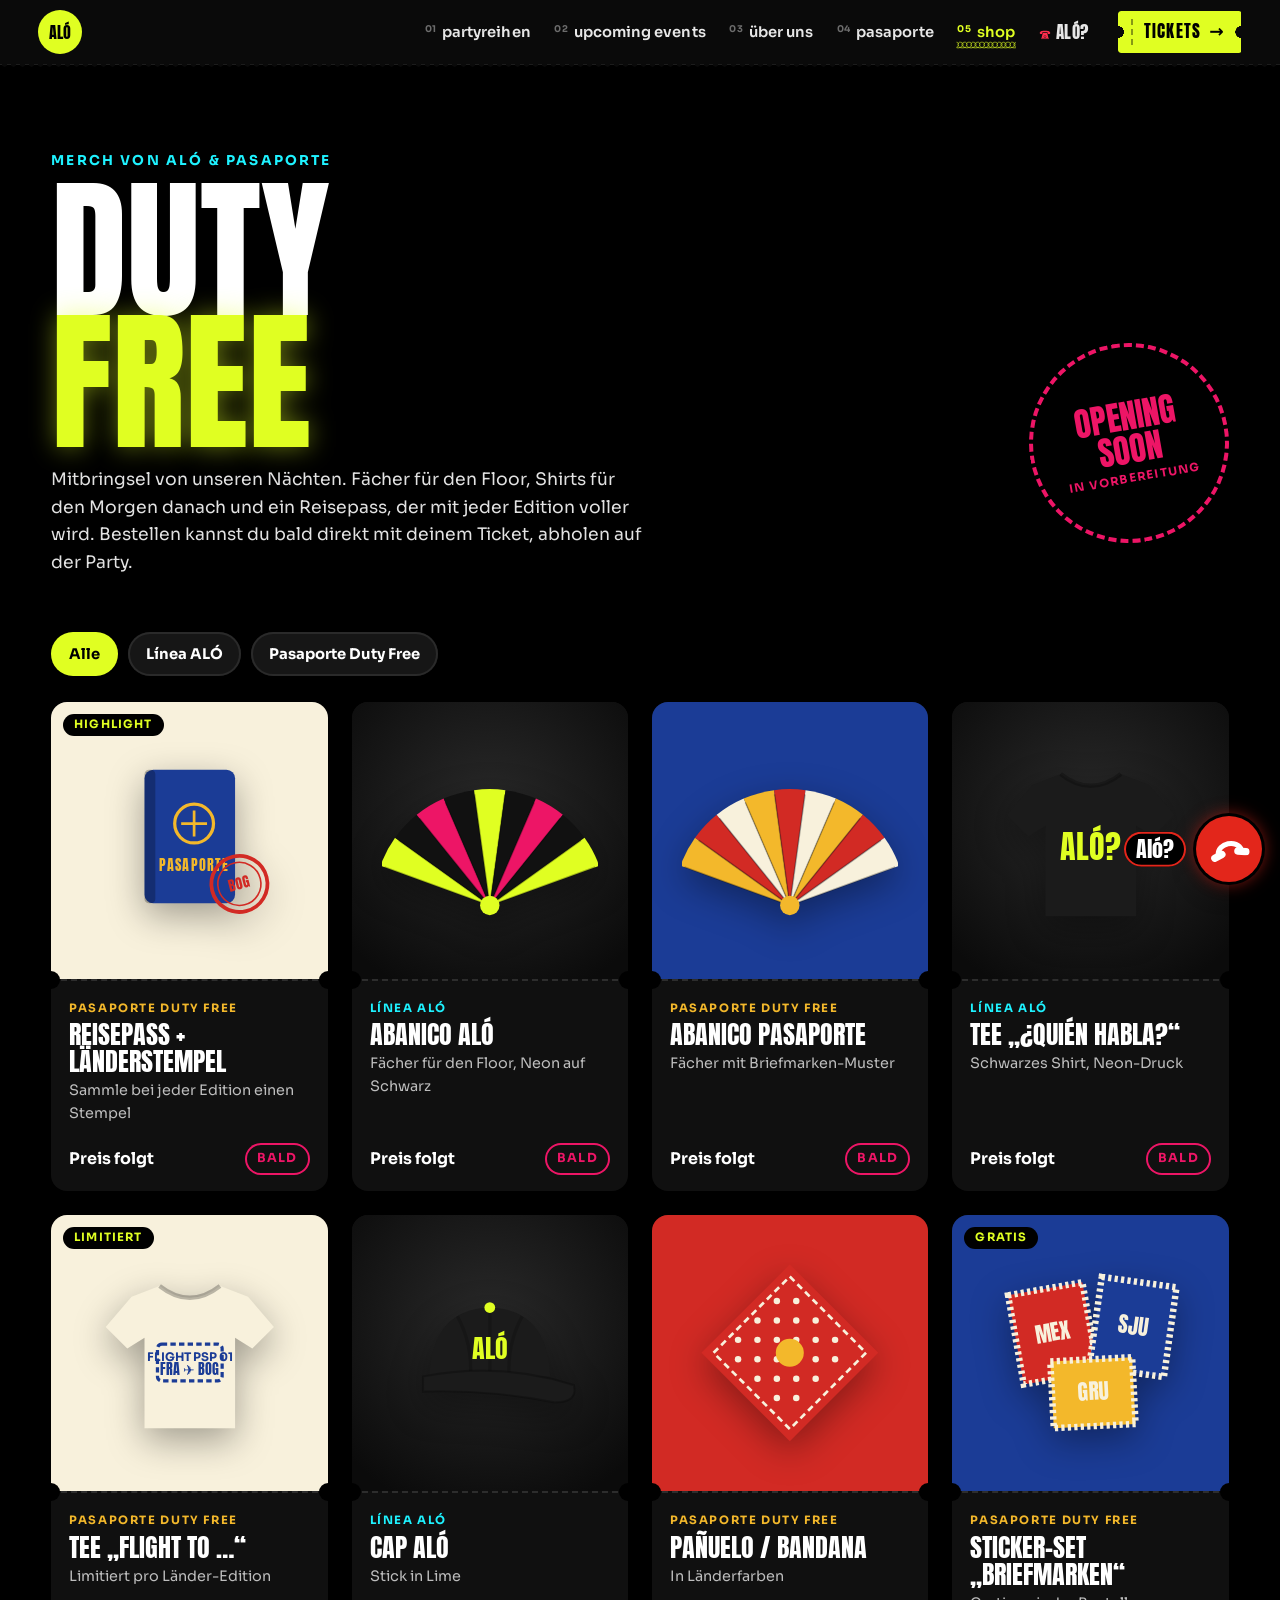
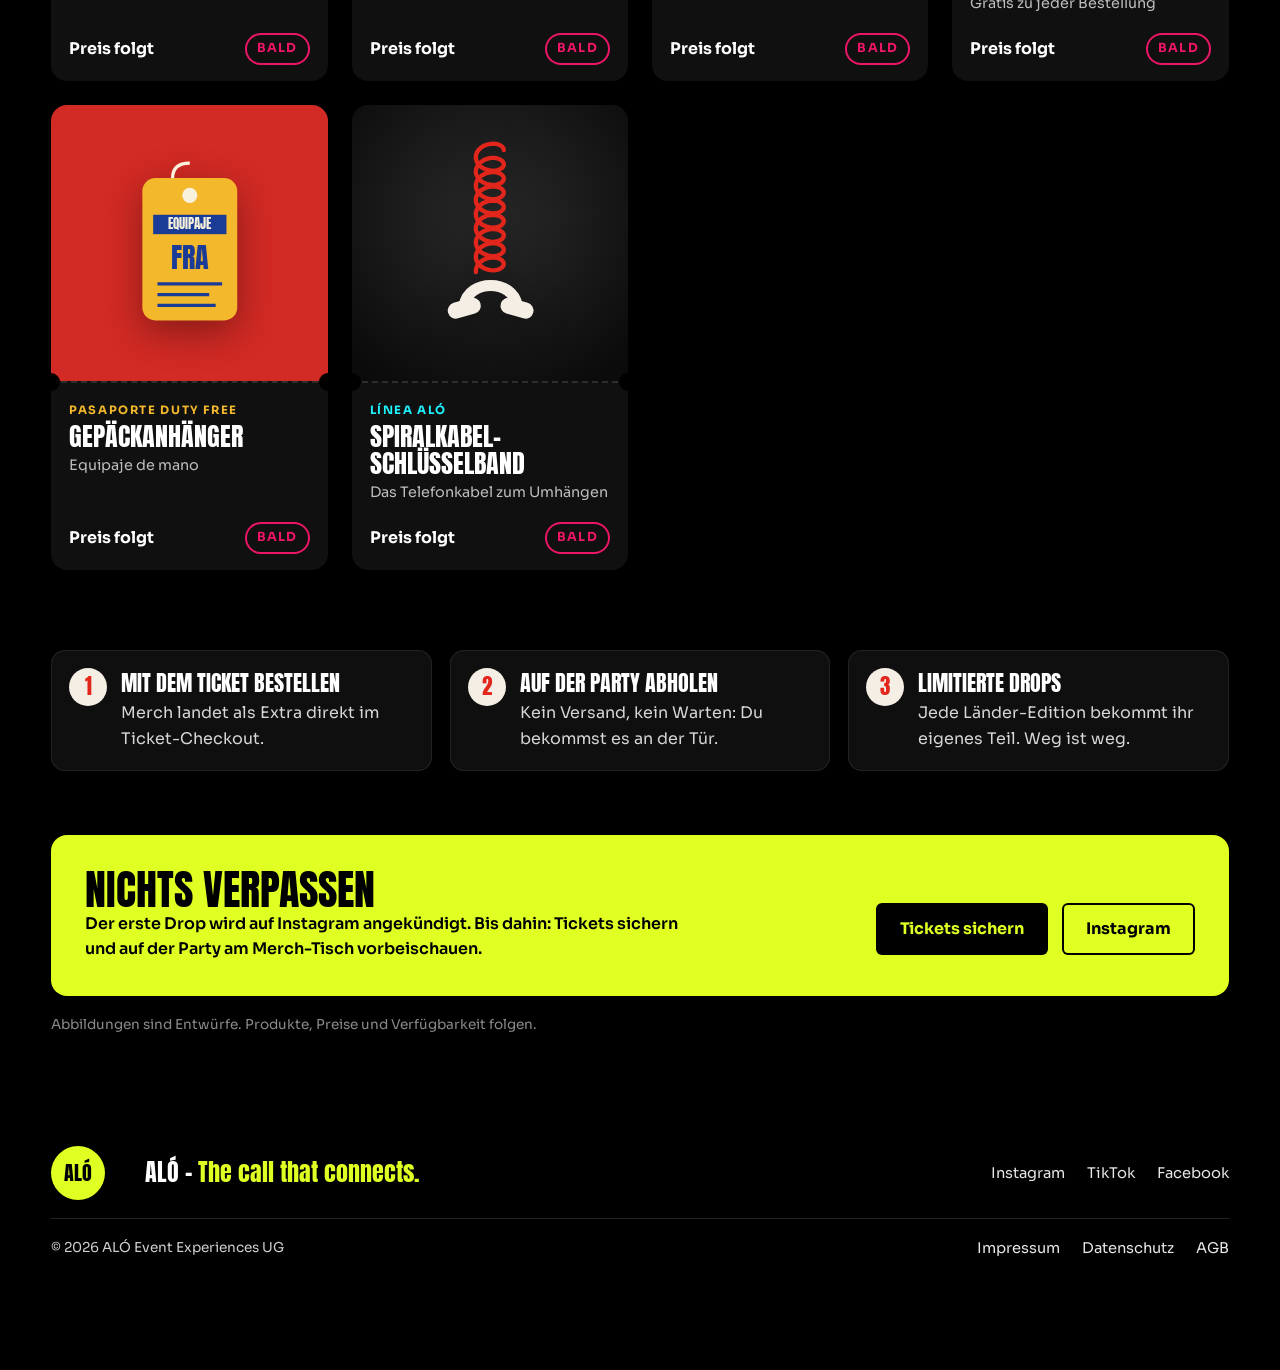
<file: shop.html>
<!DOCTYPE html>
<html lang="de">
<head>
<meta charset="utf-8">
<meta name="viewport" content="width=device-width, initial-scale=1">
<title>Shop: Duty Free | ALÓ Events</title>
<meta name="description" content="Merch von ALÓ Events und Pasaporte: Fächer, Shirts, Caps, Bandanas und der Pasaporte-Reisepass. Shop in Vorbereitung, Abholung auf der Party.">
<meta property="og:type" content="website">
<meta property="og:locale" content="de_DE">
<meta property="og:title" content="Duty Free – Merch von ALÓ &amp; Pasaporte">
<meta property="og:description" content="Merch von ALÓ Events und Pasaporte: Fächer, Shirts, Caps, Bandanas und der Pasaporte-Reisepass. Shop in Vorbereitung, Abholung auf der Party.">
<meta name="theme-color" content="#000000">
<script>(function(d){var c=d.classList,rm=false,seen=false,force=/[?&]intro=1/.test(location.search);
try{rm=window.matchMedia('(prefers-reduced-motion: reduce)').matches}catch(e){}
try{seen=sessionStorage.getItem((window.ALO_KEY||'alo-intro-gesehen'))==='1'}catch(e){}
if(!rm)c.add('js-in');
if(force||(!rm&&!seen))c.add('op-on');
setTimeout(function(){if(!window.__aloOp)c.remove('op-on');if(!window.__aloPage)c.remove('js-in')},2600)})(document.documentElement);</script>
<link rel="preconnect" href="https://static.wixstatic.com">
<style>/* Schriften lokal (DSGVO: keine Verbindung zu Google) */
@font-face{font-family:"Anton";font-weight:400;font-style:normal;font-display:swap;src:url("fonts/anton-latin-400-normal.woff2") format("woff2")}
@font-face{font-family:"Sora";font-weight:400;font-style:normal;font-display:swap;src:url("fonts/sora-latin-400-normal.woff2") format("woff2")}
@font-face{font-family:"Sora";font-weight:600;font-style:normal;font-display:swap;src:url("fonts/sora-latin-600-normal.woff2") format("woff2")}
@font-face{font-family:"Sora";font-weight:700;font-style:normal;font-display:swap;src:url("fonts/sora-latin-700-normal.woff2") format("woff2")}</style>
<style>
/* ---------- Basis (alle Entwürfe) ---------- */
*,*::before,*::after{box-sizing:border-box}
html{-webkit-text-size-adjust:100%;text-size-adjust:100%}
body{margin:0;min-height:100vh;-webkit-font-smoothing:antialiased}
img,svg,video,canvas{display:block;max-width:100%}
a{color:inherit}
.shape-defs{position:absolute;width:0;height:0;overflow:hidden}
.skip{position:absolute;left:-9999px;top:0;z-index:300;padding:12px 16px;background:#fff;color:#111;font:600 15px/1 system-ui,sans-serif}
.skip:focus{left:12px;top:12px}
:focus-visible{outline:3px solid var(--focus,#E0FF22);outline-offset:3px}
.pic{display:block;width:100%;height:100%;object-fit:cover;background:#151515}

/* ALÓ-Punkt (Logo wie auf alo-events.com: Lime-Kreis, schwarze Schrift) */
.alo-dot{display:inline-grid;place-items:center;aspect-ratio:1/1;border-radius:50%;background:#E0FF22;color:#000;
  font-family:"Anton",Impact,sans-serif;font-weight:400;line-height:1;text-decoration:none}

/* ---------- Intro-Overlay ---------- */
.intro{display:none}
html.op-on .intro{display:block;position:fixed;inset:0;z-index:150;background:#000;touch-action:none;overflow:hidden;cursor:pointer}
html.js-in [data-in]{opacity:0}

/* ---------- Präsentations-Leiste (nicht Teil des Designs) ---------- */
.demo{position:fixed;right:12px;bottom:12px;z-index:120;display:flex;align-items:center;gap:2px;padding:4px;border-radius:999px;
  background:rgba(30,30,30,.9);box-shadow:0 2px 10px rgba(0,0,0,.35);font:600 12px/1 system-ui,-apple-system,sans-serif}
.demo span{color:#bdbdbd;padding:0 6px 0 8px;font-weight:500}
.demo a,.demo button{color:#f2f2f2;padding:8px 10px;border-radius:999px;text-decoration:none;background:none;border:0;font:inherit;cursor:pointer}
.demo a[aria-current="page"]{background:#E0FF22;color:#000}
.demo :focus-visible{outline:2px solid #f2f2f2;outline-offset:1px}
@media (max-width:520px){.demo span{display:none}.demo{right:8px;bottom:8px}}

@media (prefers-reduced-motion:reduce){
  html.js-in [data-in]{opacity:1}
  *{scroll-behavior:auto!important}
}

/* ---------- Neon-Grundlagen (Startseite, alle Varianten) ---------- */
:root{--lime:#E0FF22;--red:#FF2E4D;--pink:#ED1566;--cyan:#1EF2FF;
  --display:"Anton",Impact,sans-serif;--text:"Sora",system-ui,sans-serif}
body{background:#000;color:#fff;font-family:var(--text);font-size:1rem;line-height:1.6}

.top{position:relative;z-index:8;display:flex;align-items:center;justify-content:space-between;gap:24px;padding:14px clamp(16px,4vw,56px)}
.top .alo-dot{width:54px;font-size:20px}
.nav{display:flex;align-items:center;gap:clamp(18px,2.8vw,44px)}
.nav ul{display:flex;gap:clamp(16px,2.4vw,34px);list-style:none;margin:0;padding:0}
.nav a{text-decoration:none;font-weight:600;font-size:.95rem}
.nav ul a:hover{color:var(--lime)}
.nav-cta{background:var(--lime);color:#000;padding:10px 20px;border-radius:6px;font-weight:700!important}
.menu-btn{display:none}

/* Neonschild = H1. Glas-Röhre (glow) + heller Kern (core) */
.sign{margin:0;font-weight:400}
/* Anton ragt mit dem Akzent auf dem Ó ca. 0,19 em über die Zeile – plus Leuchten: deshalb 0,3 em Luft nach oben */
.sign-art{display:flex;align-items:flex-end;width:max-content;max-width:100%;line-height:1;padding-top:calc(var(--sign) * .3);margin-left:-.035em;user-select:none}
.tube{position:relative;display:block;color:transparent;font-family:var(--display);white-space:nowrap}
.tube::after{content:attr(data-t);position:absolute;left:0;bottom:0;pointer-events:none}
.t-alo{font-size:var(--sign)}
.t-alo .glow{-webkit-text-stroke:.03em var(--lime);filter:drop-shadow(0 0 .02em var(--lime)) drop-shadow(0 0 .1em rgba(224,255,34,.8)) drop-shadow(0 0 .26em rgba(224,255,34,.42))}
.t-alo::after{-webkit-text-stroke:.008em #F7FFD6}
.t-ev{font-size:calc(var(--sign) * .34);rotate:-7deg;margin:0 0 .34em .14em}
.t-ev .glow{-webkit-text-stroke:.05em var(--pink);filter:drop-shadow(0 0 .04em var(--pink)) drop-shadow(0 0 .2em rgba(237,21,102,.85))}
.t-ev::after{-webkit-text-stroke:.014em #FFD4E4}
.sign-art.off .glow{-webkit-text-stroke-color:#2D3311;filter:none}
.sign-art.off .t-ev .glow{-webkit-text-stroke-color:#3A1020}
.sign-art.off .tube::after{opacity:0}
.sign .sub{display:block;font:600 clamp(1.02rem,1.3vw,1.25rem)/1.35 var(--text);margin-top:clamp(10px,1.6vh,18px)}

.ctas{display:flex;flex-wrap:wrap;gap:12px 14px;margin-top:clamp(18px,3vh,30px)}
.btn{display:inline-flex;align-items:center;min-height:52px;padding:0 24px;border-radius:6px;font-weight:700;text-decoration:none;font-size:1rem}
.btn-main{background:var(--lime);color:#000}
.btn-main:hover{background:#efff7a}
.btn-alt{box-shadow:inset 0 0 0 2px #fff;color:#fff}
.btn-alt:hover{box-shadow:inset 0 0 0 2px var(--lime);color:var(--lime)}

.series-h{margin:0;font:600 .9rem/1.2 var(--text);color:#cfcfcf}

/* ---------- Partyreihen-Streifen ---------- */
.tile{position:relative;display:block;min-width:0;text-decoration:none;color:#fff;--c:var(--lime)}
.tile-lime{--c:var(--lime)}.tile-red{--c:var(--red)}.tile-cyan{--c:var(--cyan)}
.slice{position:relative;display:block;height:100%;transform:skewX(var(--sk,-8deg));overflow:hidden;border:2px solid var(--c);border-radius:4px;
  box-shadow:0 0 10px var(--c),0 0 34px -6px var(--c);transition:transform .45s cubic-bezier(.2,.8,.2,1),box-shadow .45s}
.slice .pic{position:absolute;inset:0;width:100%;height:100%;transform:skewX(calc(var(--sk,-8deg) * -1)) scale(1.3);transition:filter .45s}
.tile-red .slice::before{content:"";position:absolute;inset:0;z-index:1;background:linear-gradient(180deg,#FF1F3D,#FF3A55 55%,#C0122E);mix-blend-mode:multiply;opacity:.5;pointer-events:none}
.slice::after{content:"";position:absolute;inset:0;z-index:1;background:linear-gradient(0deg,rgba(0,0,0,.88),rgba(0,0,0,.45) 55%,rgba(0,0,0,.25));opacity:0;transition:opacity .35s}
.label{position:absolute;inset:0;z-index:2;display:grid;place-items:center;transform:skewX(calc(var(--sk,-8deg) * -1));opacity:0;translate:0 16px;transition:opacity .3s,translate .45s cubic-bezier(.2,.8,.2,1)}
.label .v{position:relative;display:block;color:transparent;font-family:var(--display);font-size:var(--lab,clamp(2.6rem,4.2vw,4.6rem));line-height:1;white-space:nowrap}
.label.vert .v{writing-mode:vertical-rl;rotate:180deg}
.label.short .v{font-size:calc(var(--lab,clamp(2.6rem,4.2vw,4.6rem)) * 1.55)}
.label .glow{-webkit-text-stroke:.03em var(--c);filter:drop-shadow(0 0 .03em var(--c)) drop-shadow(0 0 .16em var(--c))}
.label .v::after{content:attr(data-t);position:absolute;left:0;top:0;-webkit-text-stroke:.01em #fff}
.tag{position:absolute;left:0;right:0;bottom:16px;z-index:2;transform:skewX(calc(var(--sk,-8deg) * -1));text-align:center;font-weight:700;font-size:.88rem;opacity:0;transition:opacity .3s .05s}
a.tile .tag{text-decoration:underline;text-decoration-color:var(--c);text-decoration-thickness:2px;text-underline-offset:5px}
.tile:hover .slice,.tile:focus-visible .slice{transform:skewX(var(--sk,-8deg)) translateY(-18px);box-shadow:0 0 14px var(--c),0 0 70px -2px var(--c)}
.tile:hover .slice::after,.tile:focus-visible .slice::after{opacity:1}
.tile:hover .label,.tile:focus-visible .label{opacity:1;translate:0 0}
.tile:hover .tag,.tile:focus-visible .tag{opacity:1}
.tile:focus-visible{outline:none}
.tile:focus-visible .slice{outline:3px solid #fff;outline-offset:4px}
@media (hover:none){
  .slice::after{opacity:.8}
  .label,.tag{opacity:1;translate:0 0}
}
@media (prefers-reduced-motion:reduce){
  .slice,.label{transition:none}
}

@media (max-width:980px){
  .menu-btn{display:inline-flex;align-items:center;font:700 1rem var(--text);background:none;border:2px solid #fff;color:#fff;padding:8px 16px;border-radius:6px;cursor:pointer}
  .nav{display:none;position:absolute;top:100%;left:12px;right:12px;flex-direction:column;align-items:flex-start;gap:18px;padding:22px;background:#0b0b0b;border:2px solid var(--lime);border-radius:10px}
  .nav ul{flex-direction:column;gap:14px}
  .nav a{font-size:1.1rem}
  .nav-open .nav{display:flex}
}

/* Farbvarianten der Neonröhre (Unterseiten) */
.tube.pink .glow{-webkit-text-stroke:.03em var(--pink);filter:drop-shadow(0 0 .02em var(--pink)) drop-shadow(0 0 .1em rgba(237,21,102,.85)) drop-shadow(0 0 .26em rgba(237,21,102,.45))}
.tube.pink::after{-webkit-text-stroke:.008em #FFD9E6}
.tube.red .glow{-webkit-text-stroke:.03em var(--phone,#E3261B);filter:drop-shadow(0 0 .02em #FF3B2E) drop-shadow(0 0 .1em rgba(255,59,46,.85)) drop-shadow(0 0 .26em rgba(255,59,46,.45))}
.tube.red::after{-webkit-text-stroke:.008em #FFE0DC}

/* ---------- Seitenweit: Telefon, Spiralkabel, Footer ---------- */
:root{--phone:#E3261B}
.demo{right:auto;left:12px}
@media (max-width:560px){.demo{left:8px;right:84px;bottom:14px;overflow-x:auto;scrollbar-width:none}.demo a,.demo button{padding:8px 8px;white-space:nowrap}}
.nav a[aria-current="page"]{color:var(--lime,#E0FF22)}

/* Spiralkabel als Trenner */
.cord{display:block;width:100%;height:26px;background:url("data:image/svg+xml,%3Csvg xmlns=%22http://www.w3.org/2000/svg%22 viewBox=%220 0 13.0 24%22 width=%2213.0%22 height=%2224%22%3E%3Cpath d=%22M-26.00 3.45 L-27.07 3.51 L-28.12 3.70 L-29.13 4.00 L-30.09 4.42 L-30.97 4.94 L-31.76 5.57 L-32.45 6.29 L-33.02 7.10 L-33.47 7.97 L-33.77 8.90 L-33.92 9.88 L-33.93 10.88 L-33.77 11.91 L-33.46 12.93 L-32.99 13.94 L-32.36 14.93 L-31.59 15.87 L-30.68 16.75 L-29.63 17.57 L-28.46 18.30 L-27.19 18.95 L-25.83 19.50 L-24.39 19.94 L-22.89 20.26 L-21.35 20.46 L-19.78 20.55 L-18.22 20.51 L-16.66 20.35 L-15.15 20.07 L-13.68 19.67 L-12.29 19.16 L-10.98 18.55 L-9.78 17.84 L-8.69 17.05 L-7.72 16.19 L-6.90 15.27 L-6.22 14.30 L-5.69 13.30 L-5.32 12.28 L-5.11 11.25 L-5.06 10.24 L-5.16 9.25 L-5.41 8.30 L-5.80 7.40 L-6.33 6.57 L-6.98 5.82 L-7.73 5.16 L-8.59 4.59 L-9.52 4.14 L-10.51 3.79 L-11.55 3.56 L-12.61 3.46 L-13.69 3.48 L-14.74 3.62 L-15.77 3.88 L-16.75 4.25 L-17.66 4.74 L-18.49 5.33 L-19.22 6.02 L-19.83 6.80 L-20.32 7.65 L-20.68 8.56 L-20.89 9.52 L-20.94 10.52 L-20.85 11.54 L-20.59 12.56 L-20.18 13.58 L-19.61 14.58 L-18.89 15.53 L-18.02 16.44 L-17.02 17.28 L-15.90 18.05 L-14.66 18.73 L-13.33 19.31 L-11.91 19.79 L-10.43 20.16 L-8.90 20.40 L-7.35 20.53 L-5.78 20.54 L-4.22 20.42 L-2.69 20.18 L-1.20 19.82 L0.22 19.35 L1.56 18.78 L2.80 18.11 L3.94 17.35 L4.95 16.51 L5.82 15.61 L6.55 14.65 L7.14 13.66 L7.56 12.65 L7.83 11.62 L7.94 10.60 L7.90 9.60 L7.70 8.64 L7.36 7.72 L6.88 6.86 L6.27 6.08 L5.55 5.39 L4.73 4.79 L3.83 4.29 L2.85 3.90 L1.83 3.63 L0.77 3.48 L-0.30 3.45 L-1.37 3.55 L-2.41 3.77 L-3.40 4.10 L-4.34 4.55 L-5.20 5.11 L-5.97 5.77 L-6.63 6.51 L-7.16 7.33 L-7.57 8.23 L-7.83 9.17 L-7.94 10.16 L-7.90 11.17 L-7.70 12.20 L-7.34 13.22 L-6.83 14.22 L-6.16 15.19 L-5.35 16.12 L-4.40 16.99 L-3.32 17.78 L-2.12 18.50 L-0.82 19.11 L0.57 19.63 L2.03 20.04 L3.54 20.33 L5.09 20.50 L6.66 20.55 L8.22 20.48 L9.76 20.28 L11.27 19.97 L12.71 19.54 L14.09 19.00 L15.37 18.36 L16.54 17.63 L17.60 16.82 L18.52 15.94 L19.31 15.00 L19.94 14.02 L20.43 13.01 L20.75 11.99 L20.92 10.97 L20.93 9.96 L20.79 8.98 L20.50 8.04 L20.06 7.16 L19.50 6.35 L18.82 5.63 L18.04 4.99 L17.16 4.45 L16.21 4.03 L15.20 3.71 L14.15 3.52 L13.09 3.45 L12.02 3.50 L10.96 3.68 L9.95 3.97 L8.99 4.38 L8.10 4.90 L7.30 5.52 L6.60 6.23 L6.02 7.03 L5.56 7.90 L5.25 8.83 L5.08 9.80 L5.07 10.80 L5.21 11.83 L5.51 12.85 L5.97 13.86 L6.58 14.85 L7.34 15.79 L8.25 16.68 L9.28 17.51 L10.44 18.25 L11.70 18.90 L13.06 19.46 L14.50 19.90 L15.99 20.24 L17.53 20.45 L19.09 20.55 L20.66 20.52 L22.21 20.36 L23.73 20.09 L25.20 19.70 L26.60 19.20 L27.92 18.60 L29.13 17.90 L30.23 17.12 L31.21 16.26 L32.04 15.34 L32.73 14.38 L33.27 13.38 L33.65 12.36 L33.88 11.33 L33.94 10.32 L33.86 9.33 L33.62 8.37 L33.24 7.47 L32.72 6.64 L32.08 5.88 L31.33 5.21 L30.48 4.63 L29.56 4.17 L28.57 3.81 L27.53 3.58 L26.47 3.46 L25.40 3.47 L24.34 3.60 L23.31 3.85 L22.33 4.22 L21.41 4.70 L20.57 5.28 L19.84 5.97 L19.21 6.73 L18.71 7.58 L18.35 8.49 L18.12 9.44 L18.06 10.44 L18.14 11.46 L18.38 12.48 L18.79 13.50 L19.34 14.50 L20.05 15.46 L20.91 16.37 L21.89 17.22 L23.01 17.99 L24.24 18.68 L25.56 19.27 L26.97 19.76 L28.45 20.13 L29.97 20.39 L31.53 20.53 L33.10 20.54 L34.66 20.43 L36.19 20.20 L37.68 19.86 L39.11 19.40 L40.45 18.83 L41.71 18.16 L42.85 17.41 L43.87 16.58 L44.76 15.68 L45.50 14.73 L46.09 13.74 L46.53 12.73 L46.82 11.70 L46.94 10.68 L46.91 9.68 L46.72 8.71 L46.39 7.79 L45.92 6.93 L45.32 6.14 L44.61 5.44 L43.80 4.83 L42.90 4.32 L41.93 3.93 L40.91 3.65 L39.86 3.49%22 fill=%22none%22 stroke=%22%23E3261B%22 stroke-width=%221.9%22 stroke-linecap=%22round%22 stroke-linejoin=%22round%22/%3E%3C/svg%3E") repeat-x 0 50%/auto 26px;filter:drop-shadow(0 0 5px rgba(227,38,27,.55))}

/* Telefon-Button */
.phone{position:fixed;right:18px;bottom:18px;z-index:130;font-family:"Sora",system-ui,sans-serif}
.phone-btn{position:relative;display:grid;place-items:center;width:66px;height:66px;border-radius:50%;border:0;cursor:pointer;
  background:var(--phone);color:#fff;box-shadow:0 0 0 3px #000,0 0 18px rgba(227,38,27,.75),0 8px 22px rgba(0,0,0,.5);transition:transform .25s}
.phone-btn:hover{transform:scale(1.06)}
.phone-btn:focus-visible{outline:3px solid #fff;outline-offset:4px}
.phone-btn .handset{width:40px;height:auto;transform:rotate(-12deg);transition:transform .35s cubic-bezier(.2,.8,.2,1)}
.phone.is-open .phone-btn .handset{transform:translateY(-7px) rotate(-34deg)}
.phone-btn-txt{position:absolute;right:76px;top:50%;translate:0 -50%;white-space:nowrap;font:400 1.35rem/1 "Anton",Impact,sans-serif;color:#fff;
  background:#000;padding:7px 12px 6px;border-radius:999px;box-shadow:inset 0 0 0 2px var(--phone);pointer-events:none}
.ring-wave{position:absolute;inset:0;border-radius:50%;border:3px solid var(--phone);opacity:0;pointer-events:none}
.phone.ringing .phone-btn .handset{animation:alo-ring .7s ease-in-out 2}
.phone.ringing .ring-wave{animation:alo-wave 1.2s ease-out 1}
.phone.ringing .ring-wave + .ring-wave{animation-delay:.25s}
@keyframes alo-ring{0%,100%{transform:rotate(-12deg)}10%,30%,50%,70%{transform:rotate(-24deg)}20%,40%,60%,80%{transform:rotate(0deg)}}
@keyframes alo-wave{0%{opacity:.9;transform:scale(1)}100%{opacity:0;transform:scale(2.1)}}

/* Panel mit Wählscheibe */
.phone-panel{position:absolute;right:0;bottom:84px;width:min(380px,calc(100vw - 36px));padding:18px 18px 16px;border-radius:18px;background:#0c0c0c;color:#fff;
  box-shadow:0 0 0 2px var(--phone),0 0 40px -6px rgba(227,38,27,.7),0 24px 60px rgba(0,0,0,.6)}
.phone-panel[hidden]{display:none}
.pp-head{display:flex;align-items:flex-start;justify-content:space-between;gap:12px}
.pp-title{margin:0;font:400 2rem/1 "Anton",Impact,sans-serif;color:var(--lime,#E0FF22)}
.pp-title span{display:block;margin-top:6px;font:600 .95rem/1.35 "Sora",sans-serif;color:#fff}
.pp-close{flex:none;width:40px;height:40px;border-radius:50%;border:0;background:#222;color:#fff;font:700 1.4rem/1 system-ui,sans-serif;cursor:pointer}
.pp-close:hover{background:#333}
.pp-dial{width:min(250px,64vw);margin:12px auto 6px}
.dial{display:block;width:100%;height:auto;touch-action:none;user-select:none}
.dial .wheel{will-change:transform}
.dial-hit{fill:transparent;cursor:grab}
.dial-hit:active{cursor:grabbing}
.dial-num{font:400 22px "Anton",Impact,sans-serif;fill:#9a8f80}
.dial-num.on{fill:var(--phone)}
.dial-logo{font:400 40px "Anton",Impact,sans-serif;fill:#000}
.pp-hint{margin:2px 0 8px;font-size:.85rem;color:#bdbdbd;text-align:center}
.pp-list{list-style:none;margin:0;padding:0;display:grid;gap:6px}
.pp-list a{display:flex;align-items:center;gap:12px;min-height:46px;padding:6px 12px 6px 6px;border-radius:10px;background:#181818;text-decoration:none;font-weight:700;color:#fff}
.pp-list a b{display:grid;place-items:center;width:34px;height:34px;border-radius:50%;background:#F4EEE4;color:var(--phone);font:400 1.15rem/1 "Anton",Impact,sans-serif}
.pp-list a small{margin-left:auto;font-weight:500;font-size:.78rem;color:#9d9d9d}
.pp-list a:hover,.pp-list a:focus-visible,.pp-list a.is-dialing{background:#262626;box-shadow:inset 0 0 0 2px var(--lime,#E0FF22)}
.pp-list a:focus-visible{outline:none}
.pp-note{margin:8px 0 0;font-size:.85rem;color:#ffd3cf}
.pp-foot{display:flex;justify-content:flex-end;margin-top:10px}
.pp-sound{border:0;background:none;color:#bdbdbd;font:600 .82rem "Sora",sans-serif;cursor:pointer;padding:6px 4px;text-decoration:underline;text-underline-offset:4px}
.pp-sound[aria-pressed="true"]{color:var(--lime,#E0FF22)}
@media (max-width:560px){
  .phone{right:12px;bottom:12px}
  .phone-btn{width:60px;height:60px}
  .phone-btn-txt{display:none}
  .phone-panel{position:fixed;left:8px;right:8px;bottom:84px;width:auto;max-height:calc(100svh - 100px);overflow:auto}
}
@media (prefers-reduced-motion:reduce){
  .phone-btn,.phone-btn .handset{transition:none}
  .phone.ringing .phone-btn .handset,.phone.ringing .ring-wave{animation:none}
}

/* Footer */
.foot{position:relative;background:#000;color:#cfcfcf;padding:0 0 calc(110px + env(safe-area-inset-bottom));font-family:"Sora",system-ui,sans-serif}
.foot .cord{margin-bottom:34px}
.foot-in{display:grid;grid-template-columns:auto 1fr auto;gap:18px 40px;align-items:center;padding:0 clamp(16px,4vw,56px)}
.foot .alo-dot{width:54px;font-size:20px;color:#000}
.foot-claim{margin:0;font:400 1.5rem/1.1 "Anton",Impact,sans-serif;color:#fff}
.foot-claim span{color:var(--lime,#E0FF22)}
.foot ul{display:flex;flex-wrap:wrap;gap:8px 22px;list-style:none;margin:0;padding:0}
.foot a{color:#e6e6e6;text-decoration:none;font-size:.92rem}
.foot a:hover{color:var(--lime,#E0FF22)}
.foot-legal{grid-column:1/-1;display:flex;flex-wrap:wrap;justify-content:space-between;gap:10px 24px;padding-top:18px;border-top:1px solid #222;font-size:.85rem}
.foot-legal p{margin:0}
@media (max-width:760px){.foot-in{grid-template-columns:1fr}}

/* ================= Kontakt: ALÓ? ================= */
.wrap{padding:0 clamp(16px,4vw,56px)}
.k-hero{position:relative;display:grid;grid-template-columns:minmax(0,1.1fr) minmax(0,.9fr);gap:24px clamp(24px,4vw,64px);align-items:center;
  min-height:min(80svh,780px);padding-bottom:clamp(20px,4vh,40px);--sign:clamp(7rem,15vw,16rem)}
.k-hero .sign-art .tube + .tube{margin-left:.04em}
.k-hero .sign .sub{font-size:clamp(1.1rem,1.6vw,1.45rem)}
.k-intro{max-width:46ch;margin:1rem 0 0;color:#e6e6e6}
.direct{margin:clamp(20px,3.5vh,34px) 0 0}
.direct h2{margin:0 0 8px;font:700 .95rem/1.2 var(--text);color:#bdbdbd}
.direct ul{display:flex;flex-wrap:wrap;gap:10px;list-style:none;margin:0;padding:0}
.direct li > *{display:inline-flex;align-items:center;gap:10px;min-height:46px;padding:0 16px;border-radius:999px;background:#141414;box-shadow:inset 0 0 0 2px #2b2b2b;text-decoration:none;font-weight:600;font-size:.95rem}
.direct a:hover{box-shadow:inset 0 0 0 2px var(--lime)}
.direct .soon{color:#8f8f8f}
.direct b{color:var(--lime);font-weight:700}
.k-photo{position:relative;margin:0;justify-self:end;width:min(100%,460px);aspect-ratio:3/4;border-radius:260px 260px 16px 16px;overflow:hidden;
  box-shadow:0 0 0 2px var(--phone),0 0 50px -6px rgba(227,38,27,.65)}
.k-photo .pic{object-position:40% 45%}
.k-photo::after{content:"";position:absolute;inset:0;background:linear-gradient(0deg,rgba(0,0,0,.55),transparent 40%)}
.k-photo figcaption{position:absolute;left:0;right:0;bottom:18px;z-index:2;text-align:center;font:400 1.6rem/1 var(--display);text-transform:uppercase}
.k-photo figcaption span{color:var(--lime)}

/* Anruf-Formular */
.call{display:grid;grid-template-columns:minmax(240px,.7fr) minmax(0,1.3fr);gap:32px clamp(24px,5vw,80px);align-items:start;padding:clamp(40px,8vh,90px) 0 clamp(50px,9vh,100px)}
.call h2{margin:0 0 10px;font:400 clamp(2.2rem,4.4vw,3.8rem)/1 var(--display);text-transform:uppercase}
.call h2 span{color:var(--phone)}
.line{position:sticky;top:24px;padding:22px;border-radius:16px;background:#0c0c0c;box-shadow:inset 0 0 0 2px #232323}
.line .handset-big{display:block;width:150px;height:auto;margin:6px 0 14px;color:var(--phone);transform:rotate(-8deg);transition:transform .45s cubic-bezier(.2,.8,.2,1)}
.line.live .handset-big{transform:translateY(-8px) rotate(-26deg)}
.line.done .handset-big{transform:rotate(0)}
.line-state{margin:0;font-weight:700}
.line-state .dot{display:inline-block;width:10px;height:10px;margin-right:8px;border-radius:50%;background:#555;vertical-align:1px}
.line.live .line-state .dot{background:var(--lime);box-shadow:0 0 10px var(--lime)}
.line.done .line-state .dot{background:var(--phone)}
.line-time{margin:4px 0 0;font:400 2.4rem/1 var(--display);font-variant-numeric:tabular-nums;color:#fff}
.line-note{margin:14px 0 0;font-size:.9rem;color:#bdbdbd}

form{display:grid;gap:26px}
fieldset{margin:0;padding:0;border:0;min-width:0}
legend{display:flex;align-items:center;gap:12px;padding:0;margin:0 0 12px;font:400 1.6rem/1 var(--display);text-transform:uppercase}
legend b{display:grid;place-items:center;width:34px;height:34px;border-radius:50%;background:#F4EEE4;color:var(--phone);font:400 1.1rem/1 var(--display)}
.grid2{display:grid;grid-template-columns:1fr 1fr;gap:14px}
.grid3{display:grid;grid-template-columns:1fr 1fr 1fr;gap:14px}
.f label{display:block;margin-bottom:6px;font-weight:600;font-size:.92rem}
.f label i{font-style:normal;color:var(--lime)}
input[type=text],input[type=email],input[type=tel],input[type=date],select,textarea{width:100%;min-height:50px;padding:12px 14px;border-radius:10px;border:2px solid #2e2e2e;background:#111;color:#fff;font:400 1rem/1.4 var(--text);color-scheme:dark}
textarea{min-height:140px;resize:vertical}
input:focus,select:focus,textarea:focus{outline:none;border-color:var(--lime);box-shadow:0 0 0 3px rgba(224,255,34,.2)}
.chips{display:flex;flex-wrap:wrap;gap:10px}
.chips input{position:absolute;opacity:0;pointer-events:none}
.chips label{display:inline-flex;align-items:center;min-height:46px;padding:0 18px;border-radius:999px;background:#141414;box-shadow:inset 0 0 0 2px #2e2e2e;font-weight:600;font-size:.95rem;cursor:pointer}
.chips input:checked + label{background:var(--lime);color:#000;box-shadow:none}
.chips input:focus-visible + label{outline:3px solid #fff;outline-offset:2px}
.consent{display:flex;gap:12px;align-items:flex-start;font-size:.92rem;color:#d6d6d6}
.consent input{width:22px;height:22px;margin:1px 0 0;accent-color:var(--lime)}
.consent a{color:#fff}
.send{display:flex;flex-wrap:wrap;align-items:center;gap:14px 20px}
.btn-hang{display:inline-flex;align-items:center;gap:12px;min-height:56px;padding:0 26px;border:0;border-radius:999px;background:var(--phone);color:#fff;font:700 1.06rem var(--text);cursor:pointer;
  box-shadow:0 0 22px rgba(227,38,27,.55)}
.btn-hang:hover{background:#ff3a2e}
.btn-hang:focus-visible{outline:3px solid #fff;outline-offset:3px}
.btn-hang .handset{width:34px;height:auto}
.send small{color:#9d9d9d}

.sent{padding:clamp(24px,4vw,44px);border-radius:16px;box-shadow:inset 0 0 0 2px var(--lime),0 0 40px -12px rgba(224,255,34,.55)}
.sent[hidden]{display:none}
.sent h3{margin:0 0 10px;font:400 clamp(2rem,4vw,3.2rem)/1 var(--display);text-transform:uppercase;color:var(--lime)}
.sent p{margin:0 0 12px;max-width:50ch}
.sent .draft{color:#9d9d9d;font-size:.88rem}
.sent .btn{margin-top:8px}

@media (max-width:980px){
  .k-hero{grid-template-columns:1fr;min-height:0;--sign:clamp(5.4rem,26vw,9rem)}
  .k-photo{justify-self:center;width:min(86vw,400px)}
  .call{grid-template-columns:1fr}
  .line{position:relative;top:0;display:grid;grid-template-columns:auto 1fr;gap:4px 18px;align-items:center}
  .line .handset-big{width:90px;margin:0;grid-row:span 3}
  .line-note{grid-column:1/-1}
}
@media (max-width:560px){.grid2,.grid3{grid-template-columns:1fr}}
@media (prefers-reduced-motion:reduce){.line .handset-big{transition:none}}
</style>
<style>/* ================= Shop: Duty Free (Vorschau) ================= */
.shop{padding-top:clamp(110px,12vw,150px);padding-bottom:clamp(60px,9vw,110px)}
.s-hero{display:grid;grid-template-columns:minmax(0,1.3fr) minmax(0,.7fr);gap:24px 48px;align-items:end;margin-bottom:clamp(30px,5vw,56px)}
.s-kicker{margin:0 0 12px;font-weight:700;font-size:.85rem;letter-spacing:.16em;text-transform:uppercase;color:#1EF2FF}
.s-hero h1{margin:0;font:400 clamp(4rem,12vw,10.5rem)/.86 var(--display);text-transform:uppercase;color:#fff}
.s-hero h1 span{display:block;color:#E0FF22;text-shadow:0 0 26px rgba(224,255,34,.45)}
.s-lead{max-width:46ch;margin:18px 0 0;color:#e2e2e2;font-size:1.08rem}
.s-soon{justify-self:end;display:grid;place-items:center;width:clamp(150px,18vw,200px);aspect-ratio:1;border:4px dashed #ED1566;border-radius:50%;
  color:#ED1566;text-align:center;text-transform:uppercase;rotate:-10deg;font:400 clamp(1.6rem,2.6vw,2.2rem)/1 var(--display)}
.s-soon small{display:block;margin-top:6px;font:700 .72rem/1.2 var(--text);letter-spacing:.12em}
.s-filter{display:flex;flex-wrap:wrap;gap:10px;margin:0 0 26px;padding:0;list-style:none}
.s-filter button{min-height:44px;padding:0 18px;border-radius:999px;border:0;background:#161616;color:#fff;font:700 .92rem var(--text);cursor:pointer;box-shadow:inset 0 0 0 2px #2a2a2a}
.s-filter button[aria-pressed="true"]{background:#E0FF22;color:#000;box-shadow:none}
.s-filter button:focus-visible{outline:3px solid #fff;outline-offset:3px}
.m-grid{display:grid;grid-template-columns:repeat(auto-fill,minmax(min(100%,250px),1fr));gap:clamp(16px,2vw,24px);margin:0;padding:0;list-style:none}
.m-card{position:relative;display:flex;flex-direction:column;border-radius:16px;overflow:hidden;background:#101010;transition:transform .25s cubic-bezier(.2,.8,.2,1),box-shadow .25s}
.m-card[hidden]{display:none}
@media (hover:hover){.m-card:hover{transform:translateY(-4px) rotate(-.4deg);box-shadow:0 22px 44px -22px rgba(224,255,34,.45)}}
.m-art{position:relative;aspect-ratio:1/1;display:grid;place-items:center}
.m-art svg{width:78%;height:auto;filter:drop-shadow(0 12px 18px rgba(0,0,0,.35))}
.bg-night{background:radial-gradient(70% 70% at 50% 40%,#2a2a2a,#0b0b0b)}
.bg-cream{background:#F8F1DC}
.bg-cobalt{background:#1B3C96}
.bg-red{background:#D22A24}
.a-disp{font-family:var(--display)}.a-txt{font-family:var(--text);font-weight:700}
.m-badge{position:absolute;left:12px;top:12px;padding:5px 11px;border-radius:999px;background:#000;color:#E0FF22;font:700 .72rem/1 var(--text);letter-spacing:.1em;text-transform:uppercase}
.m-pass{position:relative;display:flex;flex-direction:column;gap:4px;flex:1;padding:18px 18px 16px;border-top:2px dashed #2d2d2d}
.m-pass::before,.m-pass::after{content:"";position:absolute;top:-10px;width:18px;height:18px;border-radius:50%;background:#000}
.m-pass::before{left:-9px}.m-pass::after{right:-9px}
.m-line{margin:0;font-size:.72rem;font-weight:700;letter-spacing:.14em;text-transform:uppercase;color:#1EF2FF}
.m-card[data-reihe="pasaporte"] .m-line{color:#F3B82B}
.m-pass h3{margin:0;font:400 clamp(1.4rem,2vw,1.7rem)/1.05 var(--display);text-transform:uppercase}
.m-sub{margin:0;font-size:.9rem;color:#bdbdbd}
.m-row{display:flex;align-items:center;justify-content:space-between;gap:10px;margin-top:auto;padding-top:14px}
.m-price{font-weight:700;color:#fff}
.m-state{padding:6px 12px;border-radius:999px;box-shadow:inset 0 0 0 2px #ED1566;color:#ED1566;font-size:.78rem;font-weight:700;letter-spacing:.1em;text-transform:uppercase}
.s-how{display:grid;grid-template-columns:repeat(3,minmax(0,1fr));gap:18px;margin:clamp(44px,7vw,80px) 0 0;padding:0;list-style:none;counter-reset:s}
.s-how li{position:relative;padding:22px 20px 20px 70px;border-radius:14px;background:#0f0f0f;box-shadow:inset 0 0 0 1px #222;color:#d6d6d6}
.s-how li::before{counter-increment:s;content:counter(s);position:absolute;left:18px;top:18px;display:grid;place-items:center;width:38px;height:38px;border-radius:50%;
  background:#F4EEE4;color:#E3261B;font:400 1.3rem/1 var(--display)}
.s-how b{display:block;margin-bottom:4px;font:400 1.35rem/1.1 var(--display);text-transform:uppercase;color:#fff}
.s-end{display:flex;flex-wrap:wrap;align-items:center;justify-content:space-between;gap:18px;margin-top:clamp(36px,6vw,64px);padding:clamp(22px,3vw,34px);border-radius:16px;
  background:#E0FF22;color:#000}
.s-end p{margin:0;max-width:52ch;font-weight:600}
.s-end strong{display:block;font:400 clamp(1.8rem,3.4vw,2.6rem)/1 var(--display);text-transform:uppercase}
.s-end .btn-main{background:#000;color:#E0FF22}
.s-note{margin:18px 0 0;font-size:.85rem;color:#8a8a8a}
@media (max-width:980px){.s-hero{grid-template-columns:1fr}.s-soon{justify-self:start;grid-row:1;width:132px;font-size:1.4rem}.s-how{grid-template-columns:1fr}}
@media (prefers-reduced-motion:reduce){.m-card{transition:none}}
</style>
<style>/* Echte Wählscheibe (aus dem Telefonfoto) im Kontakt-Telefon */
.rdial{position:relative;aspect-ratio:1;width:100%;touch-action:none;user-select:none;-webkit-user-select:none;filter:drop-shadow(0 10px 18px rgba(0,0,0,.55))}
.rdial .rd-l{position:absolute;inset:0;width:100%;height:100%;display:block;pointer-events:none}
.rdial .rd-num{position:absolute;inset:0;width:100%;height:100%;pointer-events:none}
.rdial .rd-num text{font:700 17px "Sora",system-ui,sans-serif;fill:#EDE6D6;text-anchor:middle}
.rdial .wheel{position:absolute;inset:0;transform-origin:50% 50%;will-change:transform}
.rdial .rd-top{z-index:2}
.rdial .dial-hit{position:absolute;width:13.5%;aspect-ratio:1;border-radius:50%;translate:-50% -50%;cursor:grab;z-index:3}
.rdial .dial-hit:active{cursor:grabbing}
</style>
<meta name="robots" content="noindex, nofollow">
<link rel="icon" href="data:image/svg+xml,%3Csvg xmlns='http://www.w3.org/2000/svg' viewBox='0 0 64 64'%3E%3Ccircle cx='32' cy='32' r='32' fill='%23E0FF22'/%3E%3C/svg%3E">
<link rel="stylesheet" href="css/layered.css">
</head>
<body>

<a class="skip" href="#main">Zum Inhalt springen</a>
<header class="top">
  <a class="alo-dot" href="index.html" data-home aria-label="ALÓ Events, zur Startseite">ALÓ</a>
  <button class="menu-btn" type="button" data-menu aria-expanded="false" aria-controls="nav">Menü</button>
  <nav class="nav" id="nav" aria-label="Hauptmenü"><ul><li><a href="partys.html">partyreihen</a></li><li><a href="termine.html">upcoming events</a></li><li><a href="index.html#ueber-uns">über uns</a></li><li><a href="pasaporte.html">pasaporte</a></li><li><a href="shop.html" aria-current="page">shop</a></li><li><a href="kontakt.html">ALÓ?</a></li></ul><a class="nav-cta" href="https://www.tickettailor.com/all-tickets/aloevents/">Tickets</a></nav>
</header>

<main id="main" class="wrap shop">
  <section class="s-hero" aria-labelledby="shop-title">
    <div>
      <p class="s-kicker">Merch von ALÓ &amp; Pasaporte</p>
      <h1 id="shop-title">Duty <span>Free</span></h1>
      <p class="s-lead">Mitbringsel von unseren Nächten. Fächer für den Floor, Shirts für den Morgen danach und ein Reisepass, der mit jeder Edition voller wird. Bestellen kannst du bald direkt mit deinem Ticket, abholen auf der Party.</p>
    </div>
    <p class="s-soon" aria-hidden="true"><span>Opening<br>soon<small>in Vorbereitung</small></span></p>
  </section>

  <ul class="s-filter" aria-label="Produkte filtern">
    <li><button type="button" data-filter="alle" aria-pressed="true">Alle</button></li>
    <li><button type="button" data-filter="alo" aria-pressed="false">Línea ALÓ</button></li>
    <li><button type="button" data-filter="pasaporte" aria-pressed="false">Pasaporte Duty Free</button></li>
  </ul>

  <ul class="m-grid" aria-label="Produkte">
      <li class="m-card" data-reihe="pasaporte">
        <div class="m-art bg-cream"><svg viewBox="0 0 200 200" role="img" aria-label="Pasaporte-Reisepass mit Stempel"><rect x="58" y="34" width="84" height="124" rx="8" fill="#1B3C96"/><rect x="58" y="34" width="10" height="124" rx="4" fill="rgba(0,0,0,.25)"/><circle cx="104" cy="84" r="18" fill="none" stroke="#F3B82B" stroke-width="3"/><path d="M92 84 H116 M104 72 V96" stroke="#F3B82B" stroke-width="2.5"/><text x="104" y="128" text-anchor="middle" class="a-disp" fill="#F3B82B" font-size="13" letter-spacing="1">PASAPORTE</text><g transform="rotate(-14 146 140)"><circle cx="146" cy="140" r="26" fill="none" stroke="#D22A24" stroke-width="3.5"/><circle cx="146" cy="140" r="20" fill="none" stroke="#D22A24" stroke-width="1.5"/><text x="146" y="145" text-anchor="middle" class="a-disp" fill="#D22A24" font-size="13">BOG</text></g></svg><span class="m-badge">Highlight</span></div>
        <div class="m-pass">
          <p class="m-line">Pasaporte Duty Free</p>
          <h3>Reisepass + Länderstempel</h3>
          <p class="m-sub">Sammle bei jeder Edition einen Stempel</p>
          <div class="m-row"><span class="m-price">Preis folgt</span><span class="m-state">Bald</span></div>
        </div>
      </li><li class="m-card" data-reihe="alo">
        <div class="m-art bg-night"><svg viewBox="0 0 200 200" role="img" aria-label="Fächer in Lime und Pink"><path d="M100 160 L-1.5 123.1 A108 108 0 0 1 12.1 97.2Z" fill="#E0FF22"/><path d="M100 160 L12.1 97.2 A108 108 0 0 1 32.2 75.9Z" fill="#111"/><path d="M100 160 L32.2 75.9 A108 108 0 0 1 57.2 60.8Z" fill="#ED1566"/><path d="M100 160 L57.2 60.8 A108 108 0 0 1 85.4 53.0Z" fill="#111"/><path d="M100 160 L85.4 53.0 A108 108 0 0 1 114.6 53.0Z" fill="#E0FF22"/><path d="M100 160 L114.6 53.0 A108 108 0 0 1 142.8 60.8Z" fill="#111"/><path d="M100 160 L142.8 60.8 A108 108 0 0 1 167.8 75.9Z" fill="#ED1566"/><path d="M100 160 L167.8 75.9 A108 108 0 0 1 187.9 97.2Z" fill="#111"/><path d="M100 160 L187.9 97.2 A108 108 0 0 1 201.5 123.1Z" fill="#E0FF22"/><line x1="100" y1="160" x2="2.3" y2="124.4" stroke="rgba(0,0,0,.28)" stroke-width="1.5"/><line x1="100" y1="160" x2="15.4" y2="99.5" stroke="rgba(0,0,0,.28)" stroke-width="1.5"/><line x1="100" y1="160" x2="34.7" y2="79.1" stroke="rgba(0,0,0,.28)" stroke-width="1.5"/><line x1="100" y1="160" x2="58.8" y2="64.5" stroke="rgba(0,0,0,.28)" stroke-width="1.5"/><line x1="100" y1="160" x2="85.9" y2="57.0" stroke="rgba(0,0,0,.28)" stroke-width="1.5"/><line x1="100" y1="160" x2="114.1" y2="57.0" stroke="rgba(0,0,0,.28)" stroke-width="1.5"/><line x1="100" y1="160" x2="141.2" y2="64.5" stroke="rgba(0,0,0,.28)" stroke-width="1.5"/><line x1="100" y1="160" x2="165.3" y2="79.1" stroke="rgba(0,0,0,.28)" stroke-width="1.5"/><line x1="100" y1="160" x2="184.6" y2="99.5" stroke="rgba(0,0,0,.28)" stroke-width="1.5"/><line x1="100" y1="160" x2="197.7" y2="124.4" stroke="rgba(0,0,0,.28)" stroke-width="1.5"/><circle cx="100" cy="160" r="9" fill="#E0FF22"/></svg></div>
        <div class="m-pass">
          <p class="m-line">Línea ALÓ</p>
          <h3>Abanico ALÓ</h3>
          <p class="m-sub">Fächer für den Floor, Neon auf Schwarz</p>
          <div class="m-row"><span class="m-price">Preis folgt</span><span class="m-state">Bald</span></div>
        </div>
      </li><li class="m-card" data-reihe="pasaporte">
        <div class="m-art bg-cobalt"><svg viewBox="0 0 200 200" role="img" aria-label="Fächer in Gelb, Rot und Creme"><path d="M100 160 L-1.5 123.1 A108 108 0 0 1 12.1 97.2Z" fill="#F3B82B"/><path d="M100 160 L12.1 97.2 A108 108 0 0 1 32.2 75.9Z" fill="#D22A24"/><path d="M100 160 L32.2 75.9 A108 108 0 0 1 57.2 60.8Z" fill="#F8F1DC"/><path d="M100 160 L57.2 60.8 A108 108 0 0 1 85.4 53.0Z" fill="#F3B82B"/><path d="M100 160 L85.4 53.0 A108 108 0 0 1 114.6 53.0Z" fill="#D22A24"/><path d="M100 160 L114.6 53.0 A108 108 0 0 1 142.8 60.8Z" fill="#F8F1DC"/><path d="M100 160 L142.8 60.8 A108 108 0 0 1 167.8 75.9Z" fill="#F3B82B"/><path d="M100 160 L167.8 75.9 A108 108 0 0 1 187.9 97.2Z" fill="#D22A24"/><path d="M100 160 L187.9 97.2 A108 108 0 0 1 201.5 123.1Z" fill="#F8F1DC"/><line x1="100" y1="160" x2="2.3" y2="124.4" stroke="rgba(0,0,0,.28)" stroke-width="1.5"/><line x1="100" y1="160" x2="15.4" y2="99.5" stroke="rgba(0,0,0,.28)" stroke-width="1.5"/><line x1="100" y1="160" x2="34.7" y2="79.1" stroke="rgba(0,0,0,.28)" stroke-width="1.5"/><line x1="100" y1="160" x2="58.8" y2="64.5" stroke="rgba(0,0,0,.28)" stroke-width="1.5"/><line x1="100" y1="160" x2="85.9" y2="57.0" stroke="rgba(0,0,0,.28)" stroke-width="1.5"/><line x1="100" y1="160" x2="114.1" y2="57.0" stroke="rgba(0,0,0,.28)" stroke-width="1.5"/><line x1="100" y1="160" x2="141.2" y2="64.5" stroke="rgba(0,0,0,.28)" stroke-width="1.5"/><line x1="100" y1="160" x2="165.3" y2="79.1" stroke="rgba(0,0,0,.28)" stroke-width="1.5"/><line x1="100" y1="160" x2="184.6" y2="99.5" stroke="rgba(0,0,0,.28)" stroke-width="1.5"/><line x1="100" y1="160" x2="197.7" y2="124.4" stroke="rgba(0,0,0,.28)" stroke-width="1.5"/><circle cx="100" cy="160" r="9" fill="#F3B82B"/></svg></div>
        <div class="m-pass">
          <p class="m-line">Pasaporte Duty Free</p>
          <h3>Abanico Pasaporte</h3>
          <p class="m-sub">Fächer mit Briefmarken-Muster</p>
          <div class="m-row"><span class="m-price">Preis folgt</span><span class="m-state">Bald</span></div>
        </div>
      </li><li class="m-card" data-reihe="alo">
        <div class="m-art bg-night"><svg viewBox="0 0 200 200" role="img" aria-label="Schwarzes T-Shirt mit ALÓ?-Druck"><path d="M72 38 L46 48 L22 76 L42 96 L58 86 L58 170 L142 170 L142 86 L158 96 L178 76 L154 48 L128 38 Q100 60 72 38Z" fill="#1b1b1b"/><path d="M72 38 Q100 60 128 38" fill="none" stroke="rgba(0,0,0,.25)" stroke-width="4"/><text x="100" y="118" text-anchor="middle" class="a-disp" fill="#E0FF22" font-size="30">ALÓ?</text></svg></div>
        <div class="m-pass">
          <p class="m-line">Línea ALÓ</p>
          <h3>Tee „¿Quién habla?“</h3>
          <p class="m-sub">Schwarzes Shirt, Neon-Druck</p>
          <div class="m-row"><span class="m-price">Preis folgt</span><span class="m-state">Bald</span></div>
        </div>
      </li><li class="m-card" data-reihe="pasaporte">
        <div class="m-art bg-cream"><svg viewBox="0 0 200 200" role="img" aria-label="Cremefarbenes T-Shirt mit Boarding-Pass-Druck"><path d="M72 38 L46 48 L22 76 L42 96 L58 86 L58 170 L142 170 L142 86 L158 96 L178 76 L154 48 L128 38 Q100 60 72 38Z" fill="#F8F1DC"/><path d="M72 38 Q100 60 128 38" fill="none" stroke="rgba(0,0,0,.25)" stroke-width="4"/><rect x="70" y="92" width="60" height="34" rx="4" fill="none" stroke="#1B3C96" stroke-width="3" stroke-dasharray="5 3"/><text x="100" y="108" text-anchor="middle" class="a-txt" fill="#1B3C96" font-size="11">FLIGHT PSP 01</text><text x="100" y="121" text-anchor="middle" class="a-disp" fill="#1B3C96" font-size="13">FRA ✈ BOG</text></svg><span class="m-badge">Limitiert</span></div>
        <div class="m-pass">
          <p class="m-line">Pasaporte Duty Free</p>
          <h3>Tee „Flight to …“</h3>
          <p class="m-sub">Limitiert pro Länder-Edition</p>
          <div class="m-row"><span class="m-price">Preis folgt</span><span class="m-state">Bald</span></div>
        </div>
      </li><li class="m-card" data-reihe="alo">
        <div class="m-art bg-night"><svg viewBox="0 0 200 200" role="img" aria-label="Schwarze Cap mit ALÓ-Stick"><path d="M44 122 Q46 60 100 58 Q154 60 156 122Z" fill="#1b1b1b"/><path d="M100 58 L100 122 M70 66 Q84 92 82 122 M130 66 Q116 92 118 122" stroke="rgba(0,0,0,.18)" stroke-width="3" fill="none"/><path d="M38 122 Q110 108 178 130 Q182 146 160 146 Q100 134 38 136Z" fill="#1b1b1b" stroke="rgba(0,0,0,.25)" stroke-width="2"/><circle cx="100" cy="58" r="5" fill="#E0FF22"/><text x="100" y="106" text-anchor="middle" class="a-disp" fill="#E0FF22" font-size="24">ALÓ</text></svg></div>
        <div class="m-pass">
          <p class="m-line">Línea ALÓ</p>
          <h3>Cap ALÓ</h3>
          <p class="m-sub">Stick in Lime</p>
          <div class="m-row"><span class="m-price">Preis folgt</span><span class="m-state">Bald</span></div>
        </div>
      </li><li class="m-card" data-reihe="pasaporte">
        <div class="m-art bg-red"><svg viewBox="0 0 200 200" role="img" aria-label="Rotes Bandana mit Punktmuster"><g transform="rotate(45 100 100)"><rect x="42" y="42" width="116" height="116" fill="#D22A24"/><rect x="50" y="50" width="100" height="100" fill="none" stroke="#F8F1DC" stroke-width="2.5" stroke-dasharray="6 4"/></g><circle cx="52" cy="88" r="3" fill="#F8F1DC"/><circle cx="52" cy="106" r="3" fill="#F8F1DC"/><circle cx="70" cy="70" r="3" fill="#F8F1DC"/><circle cx="70" cy="88" r="3" fill="#F8F1DC"/><circle cx="70" cy="106" r="3" fill="#F8F1DC"/><circle cx="70" cy="124" r="3" fill="#F8F1DC"/><circle cx="88" cy="52" r="3" fill="#F8F1DC"/><circle cx="88" cy="70" r="3" fill="#F8F1DC"/><circle cx="88" cy="88" r="3" fill="#F8F1DC"/><circle cx="88" cy="106" r="3" fill="#F8F1DC"/><circle cx="88" cy="124" r="3" fill="#F8F1DC"/><circle cx="88" cy="142" r="3" fill="#F8F1DC"/><circle cx="106" cy="52" r="3" fill="#F8F1DC"/><circle cx="106" cy="70" r="3" fill="#F8F1DC"/><circle cx="106" cy="88" r="3" fill="#F8F1DC"/><circle cx="106" cy="106" r="3" fill="#F8F1DC"/><circle cx="106" cy="124" r="3" fill="#F8F1DC"/><circle cx="106" cy="142" r="3" fill="#F8F1DC"/><circle cx="124" cy="70" r="3" fill="#F8F1DC"/><circle cx="124" cy="88" r="3" fill="#F8F1DC"/><circle cx="124" cy="106" r="3" fill="#F8F1DC"/><circle cx="124" cy="124" r="3" fill="#F8F1DC"/><circle cx="142" cy="88" r="3" fill="#F8F1DC"/><circle cx="142" cy="106" r="3" fill="#F8F1DC"/><circle cx="100" cy="100" r="13" fill="#F3B82B"/></svg></div>
        <div class="m-pass">
          <p class="m-line">Pasaporte Duty Free</p>
          <h3>Pañuelo / Bandana</h3>
          <p class="m-sub">In Länderfarben</p>
          <div class="m-row"><span class="m-price">Preis folgt</span><span class="m-state">Bald</span></div>
        </div>
      </li><li class="m-card" data-reihe="pasaporte">
        <div class="m-art bg-cobalt"><svg viewBox="0 0 200 200" role="img" aria-label="Drei Briefmarken-Sticker"><g transform="rotate(-10 65.0 82.0)"><rect x="30" y="40" width="70" height="84" fill="#D22A24" stroke="#F8F1DC" stroke-width="6" stroke-dasharray="3 3"/><text x="65.0" y="89.0" text-anchor="middle" class="a-disp" fill="#F8F1DC" font-size="20">MEX</text></g><g transform="rotate(8 139.0 76.0)"><rect x="104" y="34" width="70" height="84" fill="#1B3C96" stroke="#F8F1DC" stroke-width="6" stroke-dasharray="3 3"/><text x="139.0" y="83.0" text-anchor="middle" class="a-disp" fill="#F8F1DC" font-size="20">SJU</text></g><g transform="rotate(-3 102.0 137.0)"><rect x="64" y="106" width="76" height="62" fill="#F3B82B" stroke="#F8F1DC" stroke-width="6" stroke-dasharray="3 3"/><text x="102.0" y="144.0" text-anchor="middle" class="a-disp" fill="#F8F1DC" font-size="20">GRU</text></g></svg><span class="m-badge">Gratis</span></div>
        <div class="m-pass">
          <p class="m-line">Pasaporte Duty Free</p>
          <h3>Sticker-Set „Briefmarken“</h3>
          <p class="m-sub">Gratis zu jeder Bestellung</p>
          <div class="m-row"><span class="m-price">Preis folgt</span><span class="m-state">Bald</span></div>
        </div>
      </li><li class="m-card" data-reihe="pasaporte">
        <div class="m-art bg-red"><svg viewBox="0 0 200 200" role="img" aria-label="Gelber Gepäckanhänger"><path d="M100 26 Q84 26 84 40" fill="none" stroke="#F8F1DC" stroke-width="3"/><rect x="56" y="40" width="88" height="132" rx="12" fill="#F3B82B"/><circle cx="100" cy="56" r="7" fill="#F8F1DC"/><rect x="66" y="74" width="68" height="18" fill="#1B3C96"/><text x="100" y="87" text-anchor="middle" class="a-disp" fill="#F8F1DC" font-size="12">EQUIPAJE</text><text x="100" y="124" text-anchor="middle" class="a-disp" fill="#1B3C96" font-size="26">FRA</text><path d="M70 138 H130 M70 148 H118 M70 158 H124" stroke="#1B3C96" stroke-width="3"/></svg></div>
        <div class="m-pass">
          <p class="m-line">Pasaporte Duty Free</p>
          <h3>Gepäckanhänger</h3>
          <p class="m-sub">Equipaje de mano</p>
          <div class="m-row"><span class="m-price">Preis folgt</span><span class="m-state">Bald</span></div>
        </div>
      </li><li class="m-card" data-reihe="alo">
        <div class="m-art bg-night"><svg viewBox="0 0 200 200" role="img" aria-label="Rotes Spiralkabel mit Hörer"><path d="M113.0 14.0 L112.6 12.3 L111.4 10.7 L109.5 9.4 L107.0 8.5 L104.1 8.1 L100.9 8.2 L97.7 8.8 L94.6 10.0 L91.8 11.7 L89.6 13.9 L88.0 16.3 L87.1 19.0 L87.1 21.8 L87.8 24.5 L89.3 27.0 L91.5 29.2 L94.2 31.0 L97.3 32.2 L100.5 33.0 L103.7 33.1 L106.7 32.8 L109.2 31.9 L111.2 30.6 L112.5 29.1 L113.0 27.4 L112.7 25.7 L111.6 24.1 L109.8 22.8 L107.4 21.8 L104.5 21.3 L101.3 21.3 L98.1 21.9 L95.0 23.0 L92.2 24.7 L89.8 26.8 L88.2 29.2 L87.2 31.9 L87.0 34.6 L87.7 37.4 L89.1 39.9 L91.2 42.1 L93.8 44.0 L96.8 45.3 L100.1 46.1 L103.3 46.3 L106.3 46.0 L108.9 45.2 L111.0 44.0 L112.4 42.5 L113.0 40.8 L112.8 39.1 L111.8 37.5 L110.1 36.1 L107.7 35.1 L104.9 34.5 L101.8 34.5 L98.5 35.0 L95.4 36.0 L92.5 37.6 L90.1 39.6 L88.3 42.0 L87.3 44.7 L87.0 47.5 L87.6 50.2 L88.9 52.8 L90.9 55.1 L93.4 56.9 L96.4 58.4 L99.6 59.2 L102.9 59.5 L105.9 59.3 L108.6 58.6 L110.7 57.4 L112.2 55.9 L112.9 54.3 L112.9 52.6 L112.0 50.9 L110.3 49.5 L108.1 48.4 L105.3 47.8 L102.2 47.7 L99.0 48.1 L95.8 49.1 L92.9 50.6 L90.4 52.5 L88.5 54.9 L87.4 57.5 L87.0 60.3 L87.4 63.0 L88.6 65.6 L90.6 68.0 L93.1 69.9 L96.0 71.4 L99.2 72.3 L102.4 72.7 L105.5 72.6 L108.3 71.9 L110.5 70.8 L112.1 69.3 L112.9 67.7 L112.9 66.0 L112.1 64.3 L110.6 62.9 L108.4 61.7 L105.7 61.0 L102.6 60.8 L99.4 61.2 L96.2 62.1 L93.2 63.5 L90.7 65.5 L88.7 67.8 L87.5 70.4 L87.0 73.1 L87.3 75.9 L88.4 78.5 L90.3 80.9 L92.7 82.9 L95.6 84.4 L98.8 85.4 L102.0 85.9 L105.1 85.8 L107.9 85.2 L110.2 84.1 L111.9 82.7 L112.8 81.1 L113.0 79.4 L112.3 77.7 L110.8 76.2 L108.7 75.1 L106.1 74.3 L103.0 74.0 L99.8 74.3 L96.6 75.1 L93.6 76.5 L91.0 78.4 L89.0 80.6 L87.6 83.2 L87.0 85.9 L87.2 88.7 L88.3 91.4 L90.0 93.8 L92.4 95.8 L95.2 97.4 L98.3 98.5 L101.6 99.1 L104.7 99.0 L107.6 98.5 L110.0 97.5 L111.7 96.1 L112.7 94.5 L113.0 92.8 L112.4 91.1 L111.1 89.6 L109.0 88.4 L106.5 87.6 L103.5 87.2 L100.3 87.4 L97.0 88.2 L94.0 89.5 L91.3 91.3 L89.2 93.5 L87.7 96.0 L87.1 98.8 L87.2 101.5 L88.1 104.2 L89.7 106.7 L92.0 108.8 L94.8 110.4 L97.9 111.6 L101.1 112.2 L104.3 112.3 L107.2 111.8 L109.7 110.8 L111.5 109.5 L112.7 107.9 L113.0 106.2 L112.5 104.5 L111.3 103.0 L109.4 101.7 L106.8 100.8 L103.9 100.4 L100.7 100.6 L97.5 101.2 L94.4 102.5 L91.7 104.2 L89.4 106.4 L87.9 108.9 L87.1 111.6 L87.1 114.4 L87.9 117.1 L89.5 119.5 L91.7 121.7 L94.4 123.4 L97.5 124.7 L100.7 125.4 L103.9 125.5 L106.9 125.1 L109.4 124.2 L111.3 122.9 L112.5 121.4 L113.0 119.7 L112.6 118.0 L111.5 116.4 L109.6 115.1 L107.2 114.1 L104.3 113.7 L101.1 113.7 L97.9 114.3 L94.8 115.5 L92.0 117.2 L89.7 119.3 L88.1 121.7 L87.2 124.4 L87.1 127.2" fill="none" stroke="#E3261B" stroke-width="4" stroke-linecap="round"/><g transform="translate(60 128) scale(.68)" fill="#F4EEE4"><path d="M24 44 C 30 8, 90 8, 96 44" fill="none" stroke="#F4EEE4" stroke-width="15" stroke-linecap="round"/><rect x="1" y="37" width="46" height="22" rx="11" transform="rotate(-16 24 48)"/><rect x="73" y="37" width="46" height="22" rx="11" transform="rotate(16 96 48)"/></g></svg></div>
        <div class="m-pass">
          <p class="m-line">Línea ALÓ</p>
          <h3>Spiralkabel-Schlüsselband</h3>
          <p class="m-sub">Das Telefonkabel zum Umhängen</p>
          <div class="m-row"><span class="m-price">Preis folgt</span><span class="m-state">Bald</span></div>
        </div>
      </li>
  </ul>

  <ol class="s-how" aria-label="So funktioniert der Shop">
    <li><b>Mit dem Ticket bestellen</b>Merch landet als Extra direkt im Ticket-Checkout.</li>
    <li><b>Auf der Party abholen</b>Kein Versand, kein Warten: Du bekommst es an der Tür.</li>
    <li><b>Limitierte Drops</b>Jede Länder-Edition bekommt ihr eigenes Teil. Weg ist weg.</li>
  </ol>

  <div class="s-end">
    <p><strong>Nichts verpassen</strong>Der erste Drop wird auf Instagram angekündigt. Bis dahin: Tickets sichern und auf der Party am Merch-Tisch vorbeischauen.</p>
    <div class="ctas"><a class="btn btn-main" href="https://www.tickettailor.com/all-tickets/aloevents/">Tickets sichern</a> <a class="btn btn-alt" style="box-shadow:inset 0 0 0 2px #000;color:#000" href="https://www.instagram.com/wearealoevents/">Instagram</a></div>
  </div>
  <p class="s-note">Abbildungen sind Entwürfe. Produkte, Preise und Verfügbarkeit folgen.</p>
</main>

<footer class="foot"><div class="foot-in"><a class="alo-dot" href="index.html" data-home aria-label="ALÓ Events, zur Startseite">ALÓ</a><p class="foot-claim">ALÓ – <span>The call that connects.</span></p><ul aria-label="Social Media"><li><a href="https://www.instagram.com/wearealoevents/">Instagram</a></li><li><a href="https://www.tiktok.com/@alo.events">TikTok</a></li><li><a href="https://www.facebook.com/wearealoevents">Facebook</a></li></ul><div class="foot-legal"><p>© 2026 ALÓ Event Experiences UG</p><ul aria-label="Rechtliches"><li><a href="impressum.html">Impressum</a></li><li><a href="datenschutz.html">Datenschutz</a></li><li><a href="agb.html">AGB</a></li></ul></div></div></footer>
<div class="phone" id="alo-phone"><button class="phone-btn" type="button" aria-expanded="false" aria-controls="phone-panel" aria-label="Aló? Anrufen und Kontakt öffnen"><span class="ring-wave" aria-hidden="true"></span><span class="ring-wave" aria-hidden="true"></span><svg class="handset" viewBox="0 0 120 64" aria-hidden="true" focusable="false"><path d="M24 44 C 30 8, 90 8, 96 44" fill="none" stroke="currentColor" stroke-width="15" stroke-linecap="round"/><rect x="1" y="37" width="46" height="22" rx="11" transform="rotate(-16 24 48)" fill="currentColor"/><rect x="73" y="37" width="46" height="22" rx="11" transform="rotate(16 96 48)" fill="currentColor"/></svg><span class="phone-btn-txt" aria-hidden="true">Aló?</span></button><div class="phone-panel" id="phone-panel" role="dialog" aria-labelledby="phone-title" hidden><div class="pp-head"><p class="pp-title" id="phone-title">Aló?<span>Wohin dürfen wir dich verbinden?</span></p><button class="pp-close" type="button" aria-label="Auflegen und schließen">×</button></div><div class="pp-dial"><div class="dial rdial" aria-hidden="true"><img class="rd-l" src="img/telefon/rd-plate.webp" alt="" draggable="false"><svg class="rd-num" viewBox="0 0 300 300" focusable="false"><text x="192.0" y="66.7">1</text><text x="148.5" y="57.3">2</text><text x="105.7" y="67.8">3</text><text x="71.2" y="96.3">4</text><text x="52.6" y="138.0">5</text><text x="53.4" y="178.7">6</text><text x="74.0" y="220.2">7</text><text x="109.4" y="247.0">8</text><text x="152.5" y="255.6">9</text><text x="192.6" y="246.0">0</text></svg><div class="wheel"><img class="rd-l" src="img/telefon/rd-wheel.webp" alt="" draggable="false"><span class="dial-hit" data-k="1" style="left:63.99%;top:20.05%"></span><span class="dial-hit" data-k="2" style="left:49.5%;top:16.95%"></span><span class="dial-hit" data-k="3" style="left:35.22%;top:20.43%"></span><span class="dial-hit" data-k="4" style="left:23.72%;top:29.95%"></span></div><img class="rd-l rd-top" src="img/telefon/rd-top.webp" alt="" draggable="false"></div></div><p class="pp-hint">Dreh die Scheibe bis zum Anschlag oder wähl direkt:</p><ol class="pp-list"><li><a href="https://www.tickettailor.com/all-tickets/aloevents/" data-k="1"><b>1</b>Tickets</a></li><li><a href="kontakt.html?thema=event#anfrage" data-k="2"><b>2</b>Event anfragen</a></li><li><a href="kontakt.html?thema=liveact#anfrage" data-k="3"><b>3</b>Live-Act buchen</a></li><li><a href="https://wa.me/49XXXXXXXXXX?text=Al%C3%B3%21%20Ich%20habe%20eine%20Frage%20zu%20euren%20Events." data-k="4" data-wa><b>4</b>WhatsApp<small>Nummer folgt</small></a></li></ol><p class="pp-note" hidden>Die WhatsApp-Nummer tragen wir ein, sobald sie feststeht. Bis dahin: <a href="kontakt.html#anfrage">Anfrage schreiben</a>.</p></div></div>
<script src="js/gsap.min.js"></script>
<script>/* ALÓ Events – Seite: Menü, Hero-Auftritt, Präsentations-Leiste */
(function () {
  'use strict';
  var doc = document.documentElement;
  window.__aloPage = true;
  var RM = false;
  try { RM = window.matchMedia('(prefers-reduced-motion: reduce)').matches; } catch (e) {}

  // Startseiten-Variante merken, damit "zurück" von Unterseiten auf die richtige Variante führt (nur Entwurf)
  try {
    if (document.body.hasAttribute('data-home-page')) sessionStorage.setItem('alo-home', location.href.split(/[?#]/)[0]);
    var home = sessionStorage.getItem('alo-home');
    if (home) [].forEach.call(document.querySelectorAll('[data-home]'), function (a) { a.href = home; });
  } catch (e) {}

  // Menü (mobil)
  var btn = document.querySelector('[data-menu]');
  if (btn) {
    var setOpen = function (open) {
      btn.setAttribute('aria-expanded', String(open));
      document.body.classList.toggle('nav-open', open);
    };
    btn.addEventListener('click', function () { setOpen(btn.getAttribute('aria-expanded') !== 'true'); });
    document.addEventListener('keydown', function (e) {
      if (e.key === 'Escape' && btn.getAttribute('aria-expanded') === 'true') { setOpen(false); btn.focus(); }
    });
    var nav = document.getElementById(btn.getAttribute('aria-controls'));
    if (nav) nav.addEventListener('click', function (e) { if (e.target.closest('a')) setOpen(false); });
  }

  // Intro erneut abspielen (nur für die Präsentation)
  var rp = document.querySelector('[data-replay]');
  if (rp) rp.addEventListener('click', function () {
    try { sessionStorage.removeItem((window.ALO_KEY||'alo-intro-gesehen')); } catch (e) {}
    location.href = location.pathname + '?intro=1';
  });

  // Hero-Auftritt: Elemente kommen "auf Takt" (Abstand = Achtelnote bei 150 bpm)
  window.aloHeroIn = function (fromOpener) {
    if (RM || !window.gsap) { doc.classList.remove('js-in'); return; }
    var els = [].slice.call(document.querySelectorAll('[data-in]'));
    doc.classList.remove('js-in');
    var tl = gsap.timeline();
    var hero = document.querySelector('[data-hero]');
    if (fromOpener && hero) tl.from(hero, { scale: 1.06, duration: 0.9, ease: 'power3.out', clearProps: 'transform' }, 0);
    els.forEach(function (el, i) {
      var kind = el.getAttribute('data-in') || 'up';
      var from = { opacity: 0, duration: 0.7, ease: 'power3.out', clearProps: 'transform,opacity' };
      if (kind === 'up') from.y = 26;
      else if (kind === 'down') from.y = -30;
      else if (kind === 'left') from.x = -44;
      else if (kind === 'right') from.x = 44;
      else if (kind === 'scale') { from.scale = 0.88; from.ease = 'back.out(1.6)'; }
      else if (kind === 'spin') { from.rotation = -70; from.x = -60; from.ease = 'power4.out'; from.duration = 1.1; }
      else if (kind === 'fade') { from.duration = 0.5; }
      var at = el.hasAttribute('data-at') ? parseFloat(el.getAttribute('data-at')) : (fromOpener ? 0.1 : 0) + i * 0.1;
      tl.from(el, from, at);
    });
  };
  // Seiten ohne Intro: Merker sofort entfernen, sonst bliebe der Inhalt unsichtbar
  if (doc.classList.contains('op-on') && !document.getElementById('intro')) doc.classList.remove('op-on');
  if (!doc.classList.contains('op-on')) window.aloHeroIn(false);
})();
</script>
<script>/* ALÓ Events – Telefon: Hörer-Button, Wählscheibe, Ton (optional)
 * Jeder Kontakt ist ein Anruf: Button "nimmt ab", die Wählscheibe verbindet mit
 * 1 Tickets, 2 Event anfragen, 3 Live-Act buchen, 4 WhatsApp.
 * Drehen per Ziehen ODER Klick auf ein Loch; daneben immer normale Links (Tastatur, Screenreader).
 */
(function () {
  'use strict';
  var root = document.getElementById('alo-phone');
  if (!root) return;
  var btn = root.querySelector('.phone-btn');
  var panel = root.querySelector('.phone-panel');
  var wheel = root.querySelector('.dial .wheel');
  var svg = root.querySelector('.dial');
  var soundBtn = root.querySelector('.pp-sound');
  var closeBtn = root.querySelector('.pp-close');
  var RM = false;
  try { RM = window.matchMedia('(prefers-reduced-motion: reduce)').matches; } catch (e) {}

  /* Fingerweg je Loch bis zum Anschlag (Grad), passend zu phone_svg.py */
  var TRAVEL = { 1: 94, 2: 120, 3: 146, 4: 172 };
  var STEP = 30;

  /* ---------- Ton: aus, bis man ihn einschaltet ---------- */
  var soundOn = false, ac = null;
  /* Ton entfernt */
  function ctx() {
    if (!ac) { var C = window.AudioContext || window.webkitAudioContext; if (C) ac = new C(); }
    return ac;
  }
  function tick(when) {
    var a = ctx(); if (!a) return;
    var t = a.currentTime + (when || 0), o = a.createOscillator(), g = a.createGain();
    o.type = 'square'; o.frequency.value = 1800;
    g.gain.setValueAtTime(0.0001, t); g.gain.exponentialRampToValueAtTime(0.05, t + 0.002); g.gain.exponentialRampToValueAtTime(0.0001, t + 0.025);
    o.connect(g).connect(a.destination); o.start(t); o.stop(t + 0.03);
  }
  function ring(dur) {
    var a = ctx(); if (!a) return;
    var t = a.currentTime, g = a.createGain(), lfo = a.createOscillator(), lg = a.createGain();
    g.gain.value = 0; g.connect(a.destination);
    [650, 780].forEach(function (f) { var o = a.createOscillator(); o.type = 'triangle'; o.frequency.value = f; o.connect(g); o.start(t); o.stop(t + dur); });
    lfo.frequency.value = 24; lg.gain.value = 0.05; lfo.connect(lg).connect(g.gain); lfo.start(t); lfo.stop(t + dur);
    g.gain.setValueAtTime(0.05, t); g.gain.setValueAtTime(0.05, t + dur - 0.05); g.gain.linearRampToValueAtTime(0, t + dur);
  }
  window.aloSound = { tick: function (w) { if (soundOn) tick(w); }, ring: function (d) { if (soundOn) ring(d || 0.6); } };
  function paintSound() {
    if (!soundBtn) return;
    soundBtn.setAttribute('aria-pressed', String(soundOn));
    soundBtn.textContent = soundOn ? 'Ton an' : 'Ton aus';
  }
  if (soundBtn) soundBtn.addEventListener('click', function () {
    soundOn = !soundOn;
    try { localStorage.setItem('alo-ton', soundOn ? '1' : '0'); } catch (e) {}
    paintSound();
    if (soundOn) { var a = ctx(); if (a && a.resume) a.resume(); tick(0); }
  });
  paintSound();

  /* ---------- Panel öffnen / schließen ---------- */
  function isOpen() { return btn.getAttribute('aria-expanded') === 'true'; }
  function open() {
    panel.hidden = false;
    btn.setAttribute('aria-expanded', 'true');
    root.classList.add('is-open');
    if (soundOn) { var a = ctx(); if (a && a.resume) a.resume(); tick(0); tick(0.06); }
    var first = panel.querySelector('.pp-list a');
    if (first) first.focus({ preventScroll: true });
  }
  function close(returnFocus) {
    panel.hidden = true;
    btn.setAttribute('aria-expanded', 'false');
    root.classList.remove('is-open');
    if (returnFocus) btn.focus();
  }
  btn.addEventListener('click', function () { isOpen() ? close(false) : open(); });
  if (closeBtn) closeBtn.addEventListener('click', function () { close(true); });
  document.addEventListener('keydown', function (e) { if (e.key === 'Escape' && isOpen()) close(true); });
  document.addEventListener('pointerdown', function (e) { if (isOpen() && !root.contains(e.target)) close(false); });
  // andere Seiten-Buttons können das Telefon öffnen: <button data-phone-open>
  [].forEach.call(document.querySelectorAll('[data-phone-open]'), function (el) {
    el.addEventListener('click', function (e) { e.preventDefault(); open(); });
  });

  /* ---------- WhatsApp-Platzhalter ---------- */
  function linkFor(k) { return panel.querySelector('.pp-list a[data-k="' + k + '"]'); }
  function go(a) {
    if (!a) return;
    if (a.hasAttribute('data-wa') && /X{4}/.test(a.getAttribute('href'))) {
      var note = panel.querySelector('.pp-note');
      if (note) { note.hidden = false; }
      return;
    }
    if (a.target === '_blank') window.open(a.href, '_blank', 'noopener'); else window.location.href = a.href;
  }

  /* ---------- Wählscheibe ---------- */
  var angle = 0, busy = false, raf = 0;
  function setAngle(a) { angle = a; if (wheel) wheel.style.transform = 'rotate(' + a + 'deg)'; }
  function animate(from, to, dur, ease, done) {
    cancelAnimationFrame(raf);
    var t0 = performance.now(), lastStep = Math.floor(from / STEP);
    function f(now) {
      var u = Math.min(1, (now - t0) / dur), e = ease(u), a = from + (to - from) * e;
      setAngle(a);
      var s = Math.floor(a / STEP);
      if (s !== lastStep && to < from) { window.aloSound.tick(0); lastStep = s; }
      if (u < 1) raf = requestAnimationFrame(f); else if (done) done();
    }
    raf = requestAnimationFrame(f);
  }
  var easeOut = function (u) { return 1 - Math.pow(1 - u, 3); };
  var linear = function (u) { return u; };
  function springBack(done) {
    // echte Wählscheiben laufen mit gleichmäßigem Tempo zurück (Fliehkraftregler)
    animate(angle, 0, 140 + angle * 3.4, linear, done);
  }
  function dialNumber(k) {
    var a = linkFor(k);
    if (!a || busy) return;
    if (RM || !wheel) { go(a); return; }
    busy = true;
    highlight(k);
    animate(angle, TRAVEL[k], 260 + TRAVEL[k] * 2.2, easeOut, function () {
      springBack(function () { busy = false; go(a); });
    });
  }
  function highlight(k) {
    [].forEach.call(panel.querySelectorAll('.pp-list a'), function (x) { x.classList.toggle('is-dialing', x.getAttribute('data-k') === String(k)); });
  }

  // Ziehen an einem Loch
  var drag = null;
  function pAngle(e) {
    var r = svg.getBoundingClientRect(), cx = r.left + r.width / 2, cy = r.top + r.height / 2;
    return Math.atan2(e.clientX - cx, -(e.clientY - cy)) * 180 / Math.PI;   // 0 = 12 Uhr, im Uhrzeigersinn
  }
  if (svg && wheel) {
    svg.addEventListener('pointerdown', function (e) {
      var hit = e.target.closest ? e.target.closest('.dial-hit') : null;
      if (!hit || busy) return;
      e.preventDefault();
      drag = { k: +hit.getAttribute('data-k'), start: pAngle(e), moved: false, base: angle };
      svg.setPointerCapture(e.pointerId);
      highlight(drag.k);
    });
    svg.addEventListener('pointermove', function (e) {
      if (!drag) return;
      var d = pAngle(e) - drag.start;
      if (d < -180) d += 360; if (d > 180) d -= 360;
      if (Math.abs(d) > 4) drag.moved = true;
      setAngle(Math.max(0, Math.min(TRAVEL[drag.k], d)));
    });
    var end = function () {
      if (!drag) return;
      var k = drag.k, moved = drag.moved, reached = angle >= TRAVEL[k] - 6;
      drag = null;
      if (!moved) { setAngle(0); dialNumber(k); return; }       // Klick ohne Ziehen: automatisch wählen
      busy = true;
      springBack(function () { busy = false; if (reached) go(linkFor(k)); else highlight(0); });
    };
    svg.addEventListener('pointerup', end);
    svg.addEventListener('pointercancel', end);
  }

  // normale Links: Scheibe dreht kurz mit, dann geht's los
  [].forEach.call(panel.querySelectorAll('.pp-list a'), function (a) {
    a.addEventListener('click', function (e) {
      if (e.metaKey || e.ctrlKey || e.shiftKey || e.button === 1) return;
      e.preventDefault();
      dialNumber(+a.getAttribute('data-k'));
    });
  });

  /* ---------- einmal kurz klingeln, damit man den Hörer bemerkt ---------- */
  if (!RM) setTimeout(function () { if (!isOpen()) root.classList.add('ringing'); setTimeout(function () { root.classList.remove('ringing'); }, 1400); }, 2600);
})();
</script>

<script>/* Shop: Filter Línea ALÓ / Pasaporte */
(function(){
  var btns=document.querySelectorAll('[data-filter]'),cards=document.querySelectorAll('.m-card');
  btns.forEach(function(b){b.addEventListener('click',function(){
    var f=b.getAttribute('data-filter');
    btns.forEach(function(x){x.setAttribute('aria-pressed',x===b?'true':'false')});
    cards.forEach(function(c){c.hidden=!(f==='alle'||c.getAttribute('data-reihe')===f)});
  })});
})();
</script>
</body>
</html>
</file>
<file: css/layered.css>
/* ============================================================
   ALÓ Events · Landingpage Layered – Menüleiste (alle Seiten)
   Dunkle Leiste · Durchwahlen 01–05 · Spiralkabel beim Hover
   „ALÓ?“ mit Telefon · Tickets als Abriss-Ticket
   Mobil: Telefonbuch-Liste
   Wird NACH den Seiten-Styles geladen und überschreibt die alte Kopfzeile.
   ============================================================ */
:root{--bar-h:64px;--bar:#0A0A0A;--lime:#E0FF22;--red:#FF2E4D;--phone:#E3261B}

.top{position:fixed!important;top:0!important;left:0;right:0;z-index:120;height:var(--bar-h);display:flex;align-items:center;justify-content:space-between;gap:20px;
  padding:0 clamp(16px,3vw,40px)!important;background:var(--bar);
  box-shadow:0 1px 0 #1c1c1c,0 14px 30px -18px rgba(0,0,0,.95)}
/* Perforation: kleine Zacken unter der Leiste, wie an einem Ticketblock */
.top::after{content:"";position:absolute;left:0;right:0;top:100%;height:5px;pointer-events:none;
  background:radial-gradient(circle at 4.5px 0,var(--bar) 2.4px,transparent 2.9px) 0 0/9px 5px repeat-x}
.top .alo-dot{flex:none;width:44px!important;font-size:16px!important;transition:transform .25s cubic-bezier(.2,.8,.2,1)}
.top .alo-dot:hover{transform:rotate(-8deg) scale(1.05)}

.nav{display:flex;align-items:center;gap:clamp(16px,2.2vw,34px)}
.nav ul{display:flex;align-items:center;gap:clamp(10px,1.7vw,26px);list-style:none;margin:0;padding:0;counter-reset:dw}
.nav li{counter-increment:dw}
.nav ul a{position:relative;display:inline-flex;align-items:baseline;gap:5px;padding:10px 1px;color:#e8e8e8;text-decoration:none;
  font:600 .92rem/1 "Sora",system-ui,sans-serif!important;letter-spacing:.005em;transition:color .2s}
/* Durchwahl-Nummer */
.nav ul a::before{content:counter(dw,decimal-leading-zero);font:700 .58rem/1 "Sora",system-ui,sans-serif;letter-spacing:.06em;color:#6c6c6c;
  transform:translateY(-.55em);transition:color .2s}
/* Spiralkabel als Unterstrich */
.nav ul a::after{content:"";position:absolute;left:0;right:0;bottom:0;height:8px;background:currentColor;pointer-events:none;
  -webkit-mask:url("data:image/svg+xml,%3Csvg xmlns=%22http://www.w3.org/2000/svg%22 viewBox=%220 0 13.0 24%22 width=%2213.0%22 height=%2224%22%3E%3Cpath d=%22M-26.00 3.45 L-27.07 3.51 L-28.12 3.70 L-29.13 4.00 L-30.09 4.42 L-30.97 4.94 L-31.76 5.57 L-32.45 6.29 L-33.02 7.10 L-33.47 7.97 L-33.77 8.90 L-33.92 9.88 L-33.93 10.88 L-33.77 11.91 L-33.46 12.93 L-32.99 13.94 L-32.36 14.93 L-31.59 15.87 L-30.68 16.75 L-29.63 17.57 L-28.46 18.30 L-27.19 18.95 L-25.83 19.50 L-24.39 19.94 L-22.89 20.26 L-21.35 20.46 L-19.78 20.55 L-18.22 20.51 L-16.66 20.35 L-15.15 20.07 L-13.68 19.67 L-12.29 19.16 L-10.98 18.55 L-9.78 17.84 L-8.69 17.05 L-7.72 16.19 L-6.90 15.27 L-6.22 14.30 L-5.69 13.30 L-5.32 12.28 L-5.11 11.25 L-5.06 10.24 L-5.16 9.25 L-5.41 8.30 L-5.80 7.40 L-6.33 6.57 L-6.98 5.82 L-7.73 5.16 L-8.59 4.59 L-9.52 4.14 L-10.51 3.79 L-11.55 3.56 L-12.61 3.46 L-13.69 3.48 L-14.74 3.62 L-15.77 3.88 L-16.75 4.25 L-17.66 4.74 L-18.49 5.33 L-19.22 6.02 L-19.83 6.80 L-20.32 7.65 L-20.68 8.56 L-20.89 9.52 L-20.94 10.52 L-20.85 11.54 L-20.59 12.56 L-20.18 13.58 L-19.61 14.58 L-18.89 15.53 L-18.02 16.44 L-17.02 17.28 L-15.90 18.05 L-14.66 18.73 L-13.33 19.31 L-11.91 19.79 L-10.43 20.16 L-8.90 20.40 L-7.35 20.53 L-5.78 20.54 L-4.22 20.42 L-2.69 20.18 L-1.20 19.82 L0.22 19.35 L1.56 18.78 L2.80 18.11 L3.94 17.35 L4.95 16.51 L5.82 15.61 L6.55 14.65 L7.14 13.66 L7.56 12.65 L7.83 11.62 L7.94 10.60 L7.90 9.60 L7.70 8.64 L7.36 7.72 L6.88 6.86 L6.27 6.08 L5.55 5.39 L4.73 4.79 L3.83 4.29 L2.85 3.90 L1.83 3.63 L0.77 3.48 L-0.30 3.45 L-1.37 3.55 L-2.41 3.77 L-3.40 4.10 L-4.34 4.55 L-5.20 5.11 L-5.97 5.77 L-6.63 6.51 L-7.16 7.33 L-7.57 8.23 L-7.83 9.17 L-7.94 10.16 L-7.90 11.17 L-7.70 12.20 L-7.34 13.22 L-6.83 14.22 L-6.16 15.19 L-5.35 16.12 L-4.40 16.99 L-3.32 17.78 L-2.12 18.50 L-0.82 19.11 L0.57 19.63 L2.03 20.04 L3.54 20.33 L5.09 20.50 L6.66 20.55 L8.22 20.48 L9.76 20.28 L11.27 19.97 L12.71 19.54 L14.09 19.00 L15.37 18.36 L16.54 17.63 L17.60 16.82 L18.52 15.94 L19.31 15.00 L19.94 14.02 L20.43 13.01 L20.75 11.99 L20.92 10.97 L20.93 9.96 L20.79 8.98 L20.50 8.04 L20.06 7.16 L19.50 6.35 L18.82 5.63 L18.04 4.99 L17.16 4.45 L16.21 4.03 L15.20 3.71 L14.15 3.52 L13.09 3.45 L12.02 3.50 L10.96 3.68 L9.95 3.97 L8.99 4.38 L8.10 4.90 L7.30 5.52 L6.60 6.23 L6.02 7.03 L5.56 7.90 L5.25 8.83 L5.08 9.80 L5.07 10.80 L5.21 11.83 L5.51 12.85 L5.97 13.86 L6.58 14.85 L7.34 15.79 L8.25 16.68 L9.28 17.51 L10.44 18.25 L11.70 18.90 L13.06 19.46 L14.50 19.90 L15.99 20.24 L17.53 20.45 L19.09 20.55 L20.66 20.52 L22.21 20.36 L23.73 20.09 L25.20 19.70 L26.60 19.20 L27.92 18.60 L29.13 17.90 L30.23 17.12 L31.21 16.26 L32.04 15.34 L32.73 14.38 L33.27 13.38 L33.65 12.36 L33.88 11.33 L33.94 10.32 L33.86 9.33 L33.62 8.37 L33.24 7.47 L32.72 6.64 L32.08 5.88 L31.33 5.21 L30.48 4.63 L29.56 4.17 L28.57 3.81 L27.53 3.58 L26.47 3.46 L25.40 3.47 L24.34 3.60 L23.31 3.85 L22.33 4.22 L21.41 4.70 L20.57 5.28 L19.84 5.97 L19.21 6.73 L18.71 7.58 L18.35 8.49 L18.12 9.44 L18.06 10.44 L18.14 11.46 L18.38 12.48 L18.79 13.50 L19.34 14.50 L20.05 15.46 L20.91 16.37 L21.89 17.22 L23.01 17.99 L24.24 18.68 L25.56 19.27 L26.97 19.76 L28.45 20.13 L29.97 20.39 L31.53 20.53 L33.10 20.54 L34.66 20.43 L36.19 20.20 L37.68 19.86 L39.11 19.40 L40.45 18.83 L41.71 18.16 L42.85 17.41 L43.87 16.58 L44.76 15.68 L45.50 14.73 L46.09 13.74 L46.53 12.73 L46.82 11.70 L46.94 10.68 L46.91 9.68 L46.72 8.71 L46.39 7.79 L45.92 6.93 L45.32 6.14 L44.61 5.44 L43.80 4.83 L42.90 4.32 L41.93 3.93 L40.91 3.65 L39.86 3.49%22 fill=%22none%22 stroke=%22%23E3261B%22 stroke-width=%221.9%22 stroke-linecap=%22round%22 stroke-linejoin=%22round%22/%3E%3C/svg%3E") repeat-x 0 50%/auto 8px;mask:url("data:image/svg+xml,%3Csvg xmlns=%22http://www.w3.org/2000/svg%22 viewBox=%220 0 13.0 24%22 width=%2213.0%22 height=%2224%22%3E%3Cpath d=%22M-26.00 3.45 L-27.07 3.51 L-28.12 3.70 L-29.13 4.00 L-30.09 4.42 L-30.97 4.94 L-31.76 5.57 L-32.45 6.29 L-33.02 7.10 L-33.47 7.97 L-33.77 8.90 L-33.92 9.88 L-33.93 10.88 L-33.77 11.91 L-33.46 12.93 L-32.99 13.94 L-32.36 14.93 L-31.59 15.87 L-30.68 16.75 L-29.63 17.57 L-28.46 18.30 L-27.19 18.95 L-25.83 19.50 L-24.39 19.94 L-22.89 20.26 L-21.35 20.46 L-19.78 20.55 L-18.22 20.51 L-16.66 20.35 L-15.15 20.07 L-13.68 19.67 L-12.29 19.16 L-10.98 18.55 L-9.78 17.84 L-8.69 17.05 L-7.72 16.19 L-6.90 15.27 L-6.22 14.30 L-5.69 13.30 L-5.32 12.28 L-5.11 11.25 L-5.06 10.24 L-5.16 9.25 L-5.41 8.30 L-5.80 7.40 L-6.33 6.57 L-6.98 5.82 L-7.73 5.16 L-8.59 4.59 L-9.52 4.14 L-10.51 3.79 L-11.55 3.56 L-12.61 3.46 L-13.69 3.48 L-14.74 3.62 L-15.77 3.88 L-16.75 4.25 L-17.66 4.74 L-18.49 5.33 L-19.22 6.02 L-19.83 6.80 L-20.32 7.65 L-20.68 8.56 L-20.89 9.52 L-20.94 10.52 L-20.85 11.54 L-20.59 12.56 L-20.18 13.58 L-19.61 14.58 L-18.89 15.53 L-18.02 16.44 L-17.02 17.28 L-15.90 18.05 L-14.66 18.73 L-13.33 19.31 L-11.91 19.79 L-10.43 20.16 L-8.90 20.40 L-7.35 20.53 L-5.78 20.54 L-4.22 20.42 L-2.69 20.18 L-1.20 19.82 L0.22 19.35 L1.56 18.78 L2.80 18.11 L3.94 17.35 L4.95 16.51 L5.82 15.61 L6.55 14.65 L7.14 13.66 L7.56 12.65 L7.83 11.62 L7.94 10.60 L7.90 9.60 L7.70 8.64 L7.36 7.72 L6.88 6.86 L6.27 6.08 L5.55 5.39 L4.73 4.79 L3.83 4.29 L2.85 3.90 L1.83 3.63 L0.77 3.48 L-0.30 3.45 L-1.37 3.55 L-2.41 3.77 L-3.40 4.10 L-4.34 4.55 L-5.20 5.11 L-5.97 5.77 L-6.63 6.51 L-7.16 7.33 L-7.57 8.23 L-7.83 9.17 L-7.94 10.16 L-7.90 11.17 L-7.70 12.20 L-7.34 13.22 L-6.83 14.22 L-6.16 15.19 L-5.35 16.12 L-4.40 16.99 L-3.32 17.78 L-2.12 18.50 L-0.82 19.11 L0.57 19.63 L2.03 20.04 L3.54 20.33 L5.09 20.50 L6.66 20.55 L8.22 20.48 L9.76 20.28 L11.27 19.97 L12.71 19.54 L14.09 19.00 L15.37 18.36 L16.54 17.63 L17.60 16.82 L18.52 15.94 L19.31 15.00 L19.94 14.02 L20.43 13.01 L20.75 11.99 L20.92 10.97 L20.93 9.96 L20.79 8.98 L20.50 8.04 L20.06 7.16 L19.50 6.35 L18.82 5.63 L18.04 4.99 L17.16 4.45 L16.21 4.03 L15.20 3.71 L14.15 3.52 L13.09 3.45 L12.02 3.50 L10.96 3.68 L9.95 3.97 L8.99 4.38 L8.10 4.90 L7.30 5.52 L6.60 6.23 L6.02 7.03 L5.56 7.90 L5.25 8.83 L5.08 9.80 L5.07 10.80 L5.21 11.83 L5.51 12.85 L5.97 13.86 L6.58 14.85 L7.34 15.79 L8.25 16.68 L9.28 17.51 L10.44 18.25 L11.70 18.90 L13.06 19.46 L14.50 19.90 L15.99 20.24 L17.53 20.45 L19.09 20.55 L20.66 20.52 L22.21 20.36 L23.73 20.09 L25.20 19.70 L26.60 19.20 L27.92 18.60 L29.13 17.90 L30.23 17.12 L31.21 16.26 L32.04 15.34 L32.73 14.38 L33.27 13.38 L33.65 12.36 L33.88 11.33 L33.94 10.32 L33.86 9.33 L33.62 8.37 L33.24 7.47 L32.72 6.64 L32.08 5.88 L31.33 5.21 L30.48 4.63 L29.56 4.17 L28.57 3.81 L27.53 3.58 L26.47 3.46 L25.40 3.47 L24.34 3.60 L23.31 3.85 L22.33 4.22 L21.41 4.70 L20.57 5.28 L19.84 5.97 L19.21 6.73 L18.71 7.58 L18.35 8.49 L18.12 9.44 L18.06 10.44 L18.14 11.46 L18.38 12.48 L18.79 13.50 L19.34 14.50 L20.05 15.46 L20.91 16.37 L21.89 17.22 L23.01 17.99 L24.24 18.68 L25.56 19.27 L26.97 19.76 L28.45 20.13 L29.97 20.39 L31.53 20.53 L33.10 20.54 L34.66 20.43 L36.19 20.20 L37.68 19.86 L39.11 19.40 L40.45 18.83 L41.71 18.16 L42.85 17.41 L43.87 16.58 L44.76 15.68 L45.50 14.73 L46.09 13.74 L46.53 12.73 L46.82 11.70 L46.94 10.68 L46.91 9.68 L46.72 8.71 L46.39 7.79 L45.92 6.93 L45.32 6.14 L44.61 5.44 L43.80 4.83 L42.90 4.32 L41.93 3.93 L40.91 3.65 L39.86 3.49%22 fill=%22none%22 stroke=%22%23E3261B%22 stroke-width=%221.9%22 stroke-linecap=%22round%22 stroke-linejoin=%22round%22/%3E%3C/svg%3E") repeat-x 0 50%/auto 8px;
  opacity:0;clip-path:inset(0 100% 0 0);transition:opacity .15s,clip-path .4s cubic-bezier(.2,.8,.2,1)}
.nav ul a:hover,.nav ul a:focus-visible{color:#fff}
.nav ul a:hover::before,.nav ul a:focus-visible::before{color:var(--red)}
.nav ul a:hover::after,.nav ul a:focus-visible::after{opacity:1;clip-path:inset(0 0 0 0);color:var(--red)}
.nav ul a[aria-current="page"]{color:var(--lime)!important}
.nav ul a[aria-current="page"]::before{color:var(--lime)}
.nav ul a[aria-current="page"]::after{opacity:1;clip-path:inset(0 0 0 0);color:var(--lime)}
/* „ALÓ?“ = Kontakt: statt Nummer ein Telefon */
.nav ul a[href^="kontakt"]::before{content:"";width:1.35em;height:1.08em;background:var(--red);transform:translateY(.08em);
  -webkit-mask:url("data:image/svg+xml,%3Csvg xmlns='http://www.w3.org/2000/svg' viewBox='0 0 120 96'%3E %3Cdefs%3E%3Cmask id='m'%3E%3Crect width='120' height='96' fill='%23fff'/%3E %3Cg fill='%23000'%3E%3Ccircle cx='60.00' cy='55.40' r='3.05'/%3E%3Ccircle cx='66.23' cy='57.42' r='3.05'/%3E%3Ccircle cx='70.08' cy='62.72' r='3.05'/%3E%3Ccircle cx='70.08' cy='69.28' r='3.05'/%3E%3Ccircle cx='66.23' cy='74.58' r='3.05'/%3E%3Ccircle cx='60.00' cy='76.60' r='3.05'/%3E%3Ccircle cx='53.77' cy='74.58' r='3.05'/%3E%3Ccircle cx='49.92' cy='69.28' r='3.05'/%3E%3Ccircle cx='49.92' cy='62.72' r='3.05'/%3E%3Ccircle cx='53.77' cy='57.42' r='3.05'/%3E%3C/g%3E %3Cpath d='M30 87.5 H90' stroke='%23000' stroke-width='2.2' stroke-linecap='round'/%3E %3C/mask%3E%3C/defs%3E %3Cg fill='%23000' mask='url(%23m)'%3E %3Cpath d='M8 33 C 6 22, 14 13, 30 9.5 C 44 6.5, 76 6.5, 90 9.5 C 106 13, 114 22, 112 33 C 111.4 37.6, 108.6 40, 104.4 40 L 92.4 40 C 88.6 40, 86.4 37.6, 86.6 33.8 L 87 28.6 C 87.2 25.8, 85.2 23.6, 82.2 23.3 C 70.4 22.2, 49.6 22.2, 37.8 23.3 C 34.8 23.6, 32.8 25.8, 33 28.6 L 33.4 33.8 C 33.6 37.6, 31.4 40, 27.6 40 L 15.6 40 C 11.4 40, 8.6 37.6, 8 33 Z'/%3E %3Cpath d='M41.5 31 H78.5 C 81 31, 82.6 32.4, 83.2 34.8 L 95.4 82 C 96 84.6, 94.4 86.4, 91.8 86.4 H28.2 C 25.6 86.4, 24 84.6, 24.6 82 L 36.8 34.8 C 37.4 32.4, 39 31, 41.5 31 Z'/%3E %3Crect x='20' y='84.6' width='80' height='8.4' rx='3'/%3E %3C/g%3E %3C/svg%3E") center/contain no-repeat;mask:url("data:image/svg+xml,%3Csvg xmlns='http://www.w3.org/2000/svg' viewBox='0 0 120 96'%3E %3Cdefs%3E%3Cmask id='m'%3E%3Crect width='120' height='96' fill='%23fff'/%3E %3Cg fill='%23000'%3E%3Ccircle cx='60.00' cy='55.40' r='3.05'/%3E%3Ccircle cx='66.23' cy='57.42' r='3.05'/%3E%3Ccircle cx='70.08' cy='62.72' r='3.05'/%3E%3Ccircle cx='70.08' cy='69.28' r='3.05'/%3E%3Ccircle cx='66.23' cy='74.58' r='3.05'/%3E%3Ccircle cx='60.00' cy='76.60' r='3.05'/%3E%3Ccircle cx='53.77' cy='74.58' r='3.05'/%3E%3Ccircle cx='49.92' cy='69.28' r='3.05'/%3E%3Ccircle cx='49.92' cy='62.72' r='3.05'/%3E%3Ccircle cx='53.77' cy='57.42' r='3.05'/%3E%3C/g%3E %3Cpath d='M30 87.5 H90' stroke='%23000' stroke-width='2.2' stroke-linecap='round'/%3E %3C/mask%3E%3C/defs%3E %3Cg fill='%23000' mask='url(%23m)'%3E %3Cpath d='M8 33 C 6 22, 14 13, 30 9.5 C 44 6.5, 76 6.5, 90 9.5 C 106 13, 114 22, 112 33 C 111.4 37.6, 108.6 40, 104.4 40 L 92.4 40 C 88.6 40, 86.4 37.6, 86.6 33.8 L 87 28.6 C 87.2 25.8, 85.2 23.6, 82.2 23.3 C 70.4 22.2, 49.6 22.2, 37.8 23.3 C 34.8 23.6, 32.8 25.8, 33 28.6 L 33.4 33.8 C 33.6 37.6, 31.4 40, 27.6 40 L 15.6 40 C 11.4 40, 8.6 37.6, 8 33 Z'/%3E %3Cpath d='M41.5 31 H78.5 C 81 31, 82.6 32.4, 83.2 34.8 L 95.4 82 C 96 84.6, 94.4 86.4, 91.8 86.4 H28.2 C 25.6 86.4, 24 84.6, 24.6 82 L 36.8 34.8 C 37.4 32.4, 39 31, 41.5 31 Z'/%3E %3Crect x='20' y='84.6' width='80' height='8.4' rx='3'/%3E %3C/g%3E %3C/svg%3E") center/contain no-repeat}
.nav ul a[href^="kontakt"]{font-family:"Anton",Impact,sans-serif!important;font-weight:400!important;font-size:1.05rem!important;letter-spacing:.02em}

/* Tickets: Abriss-Ticket mit Kerben und Perforation */
.nav-cta{position:relative;display:inline-flex!important;align-items:center;gap:8px;height:42px;padding:0 18px 0 26px!important;border-radius:3px!important;
  background:var(--lime)!important;color:#000!important;text-decoration:none;
  font:400 1.08rem/1 "Anton",Impact,sans-serif!important;font-weight:400!important;letter-spacing:.07em;text-transform:uppercase;
  -webkit-mask:radial-gradient(circle 6px at 0 50%,#0000 97%,#000) left/51% 100% no-repeat,radial-gradient(circle 6px at 100% 50%,#0000 97%,#000) right/51% 100% no-repeat;
  mask:radial-gradient(circle 6px at 0 50%,#0000 97%,#000) left/51% 100% no-repeat,radial-gradient(circle 6px at 100% 50%,#0000 97%,#000) right/51% 100% no-repeat;
  transition:transform .25s cubic-bezier(.2,.8,.2,1),background .2s}
.nav-cta::before{content:"";position:absolute;left:13px;top:8px;bottom:8px;border-left:2px dashed rgba(0,0,0,.4)}
.nav-cta::after{content:"→";font-family:"Sora",system-ui,sans-serif;font-weight:700;letter-spacing:0;transition:translate .25s}
.nav-cta:hover{background:#efff7a!important;transform:rotate(-3deg) translateY(-1px)}
.nav-cta:hover::after{translate:3px 0}

.menu-btn{display:none!important}

@media (max-width:1060px){
  .nav ul{gap:12px}
  .nav ul a{font-size:.86rem!important}
}
@media (max-width:980px){
  .menu-btn{display:inline-flex!important;align-items:center;gap:10px;height:42px;margin-left:auto;padding:0 14px!important;background:none!important;
    border:1.5px solid #3a3a3a!important;border-radius:3px!important;color:#fff!important;font:700 .92rem/1 "Sora",system-ui,sans-serif!important;cursor:pointer}
  .menu-btn::before{content:"";width:20px;height:16px;background:var(--lime);
    -webkit-mask:url("data:image/svg+xml,%3Csvg xmlns='http://www.w3.org/2000/svg' viewBox='0 0 120 96'%3E %3Cdefs%3E%3Cmask id='m'%3E%3Crect width='120' height='96' fill='%23fff'/%3E %3Cg fill='%23000'%3E%3Ccircle cx='60.00' cy='55.40' r='3.05'/%3E%3Ccircle cx='66.23' cy='57.42' r='3.05'/%3E%3Ccircle cx='70.08' cy='62.72' r='3.05'/%3E%3Ccircle cx='70.08' cy='69.28' r='3.05'/%3E%3Ccircle cx='66.23' cy='74.58' r='3.05'/%3E%3Ccircle cx='60.00' cy='76.60' r='3.05'/%3E%3Ccircle cx='53.77' cy='74.58' r='3.05'/%3E%3Ccircle cx='49.92' cy='69.28' r='3.05'/%3E%3Ccircle cx='49.92' cy='62.72' r='3.05'/%3E%3Ccircle cx='53.77' cy='57.42' r='3.05'/%3E%3C/g%3E %3Cpath d='M30 87.5 H90' stroke='%23000' stroke-width='2.2' stroke-linecap='round'/%3E %3C/mask%3E%3C/defs%3E %3Cg fill='%23000' mask='url(%23m)'%3E %3Cpath d='M8 33 C 6 22, 14 13, 30 9.5 C 44 6.5, 76 6.5, 90 9.5 C 106 13, 114 22, 112 33 C 111.4 37.6, 108.6 40, 104.4 40 L 92.4 40 C 88.6 40, 86.4 37.6, 86.6 33.8 L 87 28.6 C 87.2 25.8, 85.2 23.6, 82.2 23.3 C 70.4 22.2, 49.6 22.2, 37.8 23.3 C 34.8 23.6, 32.8 25.8, 33 28.6 L 33.4 33.8 C 33.6 37.6, 31.4 40, 27.6 40 L 15.6 40 C 11.4 40, 8.6 37.6, 8 33 Z'/%3E %3Cpath d='M41.5 31 H78.5 C 81 31, 82.6 32.4, 83.2 34.8 L 95.4 82 C 96 84.6, 94.4 86.4, 91.8 86.4 H28.2 C 25.6 86.4, 24 84.6, 24.6 82 L 36.8 34.8 C 37.4 32.4, 39 31, 41.5 31 Z'/%3E %3Crect x='20' y='84.6' width='80' height='8.4' rx='3'/%3E %3C/g%3E %3C/svg%3E") center/contain no-repeat;mask:url("data:image/svg+xml,%3Csvg xmlns='http://www.w3.org/2000/svg' viewBox='0 0 120 96'%3E %3Cdefs%3E%3Cmask id='m'%3E%3Crect width='120' height='96' fill='%23fff'/%3E %3Cg fill='%23000'%3E%3Ccircle cx='60.00' cy='55.40' r='3.05'/%3E%3Ccircle cx='66.23' cy='57.42' r='3.05'/%3E%3Ccircle cx='70.08' cy='62.72' r='3.05'/%3E%3Ccircle cx='70.08' cy='69.28' r='3.05'/%3E%3Ccircle cx='66.23' cy='74.58' r='3.05'/%3E%3Ccircle cx='60.00' cy='76.60' r='3.05'/%3E%3Ccircle cx='53.77' cy='74.58' r='3.05'/%3E%3Ccircle cx='49.92' cy='69.28' r='3.05'/%3E%3Ccircle cx='49.92' cy='62.72' r='3.05'/%3E%3Ccircle cx='53.77' cy='57.42' r='3.05'/%3E%3C/g%3E %3Cpath d='M30 87.5 H90' stroke='%23000' stroke-width='2.2' stroke-linecap='round'/%3E %3C/mask%3E%3C/defs%3E %3Cg fill='%23000' mask='url(%23m)'%3E %3Cpath d='M8 33 C 6 22, 14 13, 30 9.5 C 44 6.5, 76 6.5, 90 9.5 C 106 13, 114 22, 112 33 C 111.4 37.6, 108.6 40, 104.4 40 L 92.4 40 C 88.6 40, 86.4 37.6, 86.6 33.8 L 87 28.6 C 87.2 25.8, 85.2 23.6, 82.2 23.3 C 70.4 22.2, 49.6 22.2, 37.8 23.3 C 34.8 23.6, 32.8 25.8, 33 28.6 L 33.4 33.8 C 33.6 37.6, 31.4 40, 27.6 40 L 15.6 40 C 11.4 40, 8.6 37.6, 8 33 Z'/%3E %3Cpath d='M41.5 31 H78.5 C 81 31, 82.6 32.4, 83.2 34.8 L 95.4 82 C 96 84.6, 94.4 86.4, 91.8 86.4 H28.2 C 25.6 86.4, 24 84.6, 24.6 82 L 36.8 34.8 C 37.4 32.4, 39 31, 41.5 31 Z'/%3E %3Crect x='20' y='84.6' width='80' height='8.4' rx='3'/%3E %3C/g%3E %3C/svg%3E") center/contain no-repeat}
  .menu-btn[aria-expanded="true"]{border-color:var(--lime)!important;color:var(--lime)!important}
  .nav{display:none!important}
  /* Geöffnet: Telefonbuch */
  .nav-open .nav{display:flex!important;position:fixed!important;top:var(--bar-h)!important;left:0!important;right:0!important;bottom:0;z-index:119;
    flex-direction:column;align-items:stretch!important;justify-content:flex-start;gap:26px!important;
    padding:30px clamp(16px,6vw,40px) calc(28px + env(safe-area-inset-bottom))!important;background:var(--bar)!important;border:0!important;border-radius:0!important;overflow:auto}
  .nav-open .nav::before{content:"Telefonbuch · ALÓ Events";font:700 .68rem/1 "Sora",system-ui,sans-serif;letter-spacing:.24em;text-transform:uppercase;color:#7a7a7a}
  .nav-open .nav ul{flex-direction:column!important;align-items:stretch;gap:0!important}
  .nav-open .nav li{border-bottom:1px solid #1d1d1d}
  .nav-open .nav ul a{display:flex;align-items:baseline;gap:14px;padding:15px 0;
    font:400 clamp(2rem,9.5vw,3rem)/1 "Anton",Impact,sans-serif!important;text-transform:uppercase;letter-spacing:.01em}
  .nav-open .nav ul a::before{min-width:2.4em;font-size:.78rem;transform:translateY(-.35em)}
  .nav-open .nav ul a[href^="kontakt"]::before{min-width:0;width:1.6rem;height:1.28rem;margin-right:.27rem;transform:none}
  /* Punkte wie im Telefonbuch */
  .nav-open .nav ul a::after{position:static;flex:1;align-self:center;height:0;margin-top:.5em;opacity:1;clip-path:none;background:none;
    -webkit-mask:none;mask:none;border-bottom:3px dotted #3a3a3a}
  .nav-open .nav ul a[aria-current="page"]::after{border-bottom-color:var(--lime)}
  .nav-open .nav-cta{height:64px;justify-content:center;font-size:1.7rem!important;margin-top:auto}
  body.nav-open{overflow:hidden}
  .nav-open .phone{visibility:hidden}
}
@media (max-width:420px){
  .top{gap:12px}
}
@media (prefers-reduced-motion:reduce){
  .nav ul a::after,.nav-cta,.nav-cta::after,.top .alo-dot{transition:none}
}
</file>
